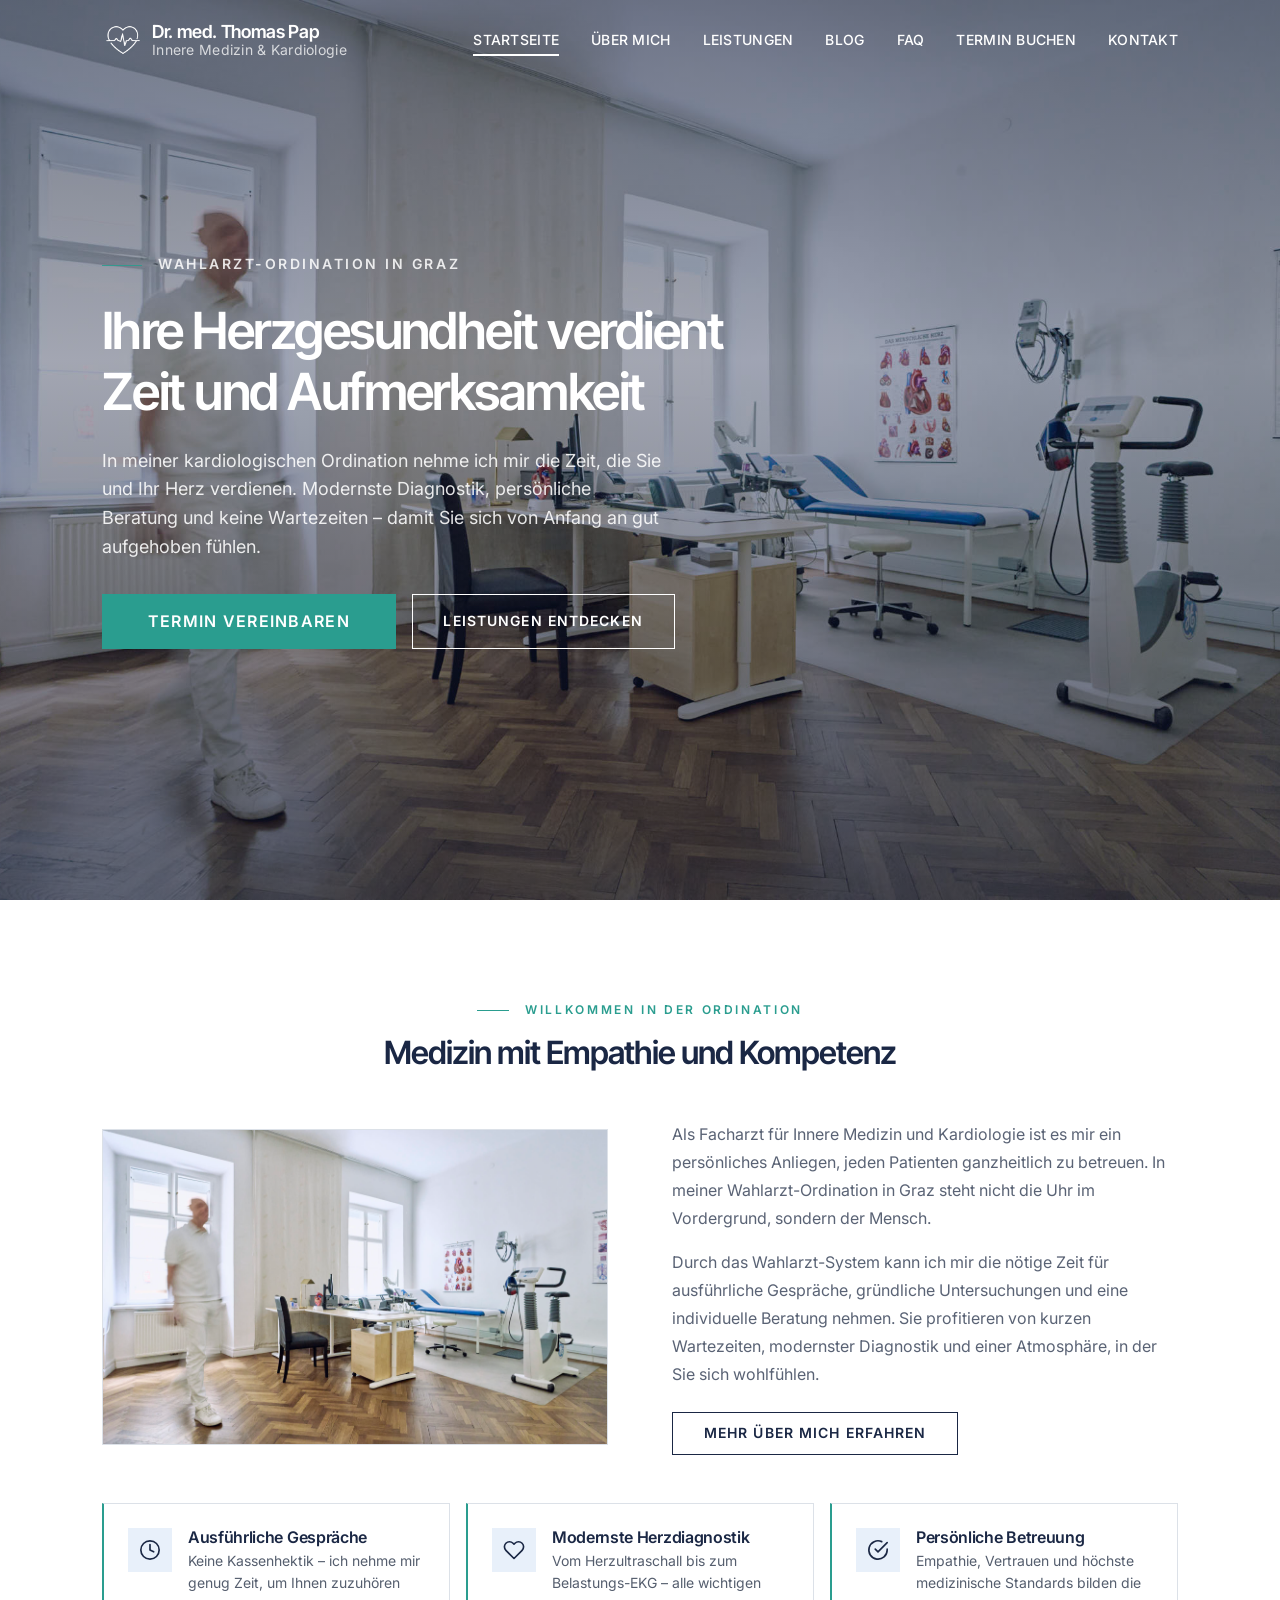
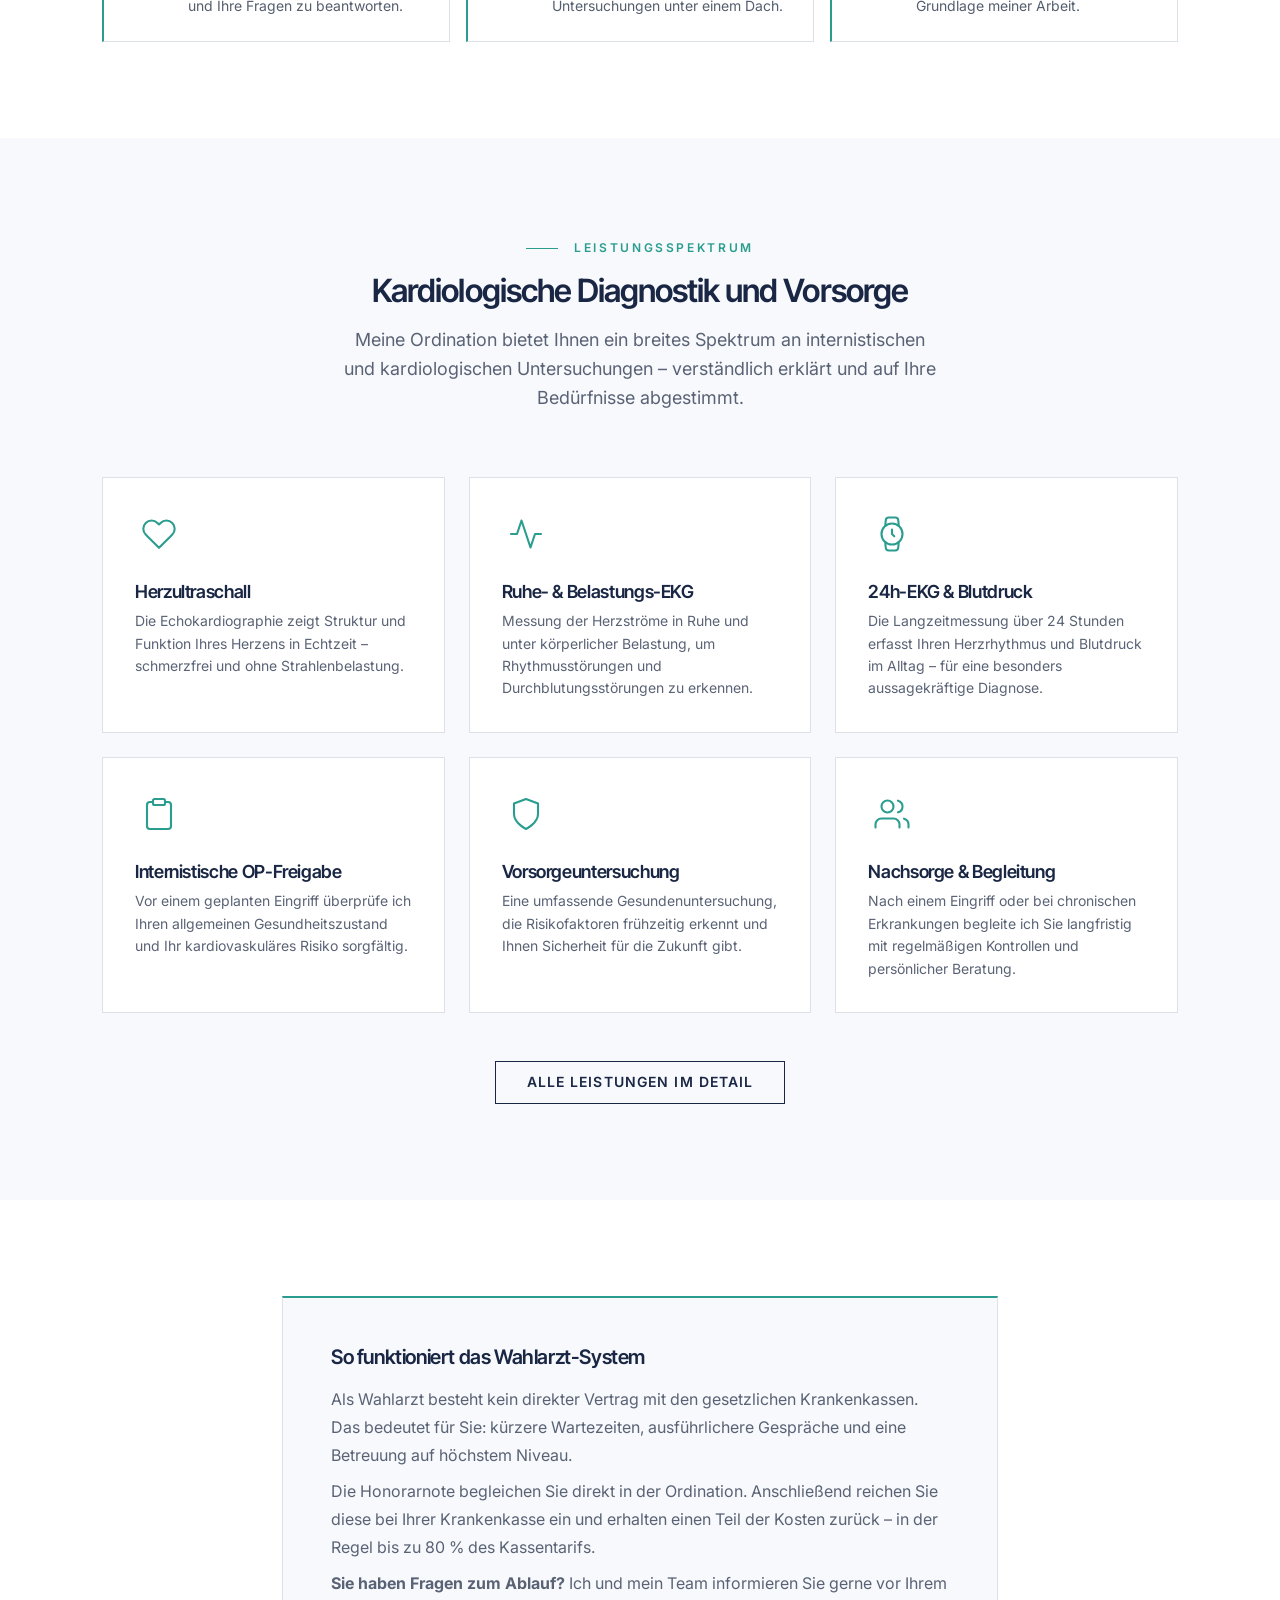
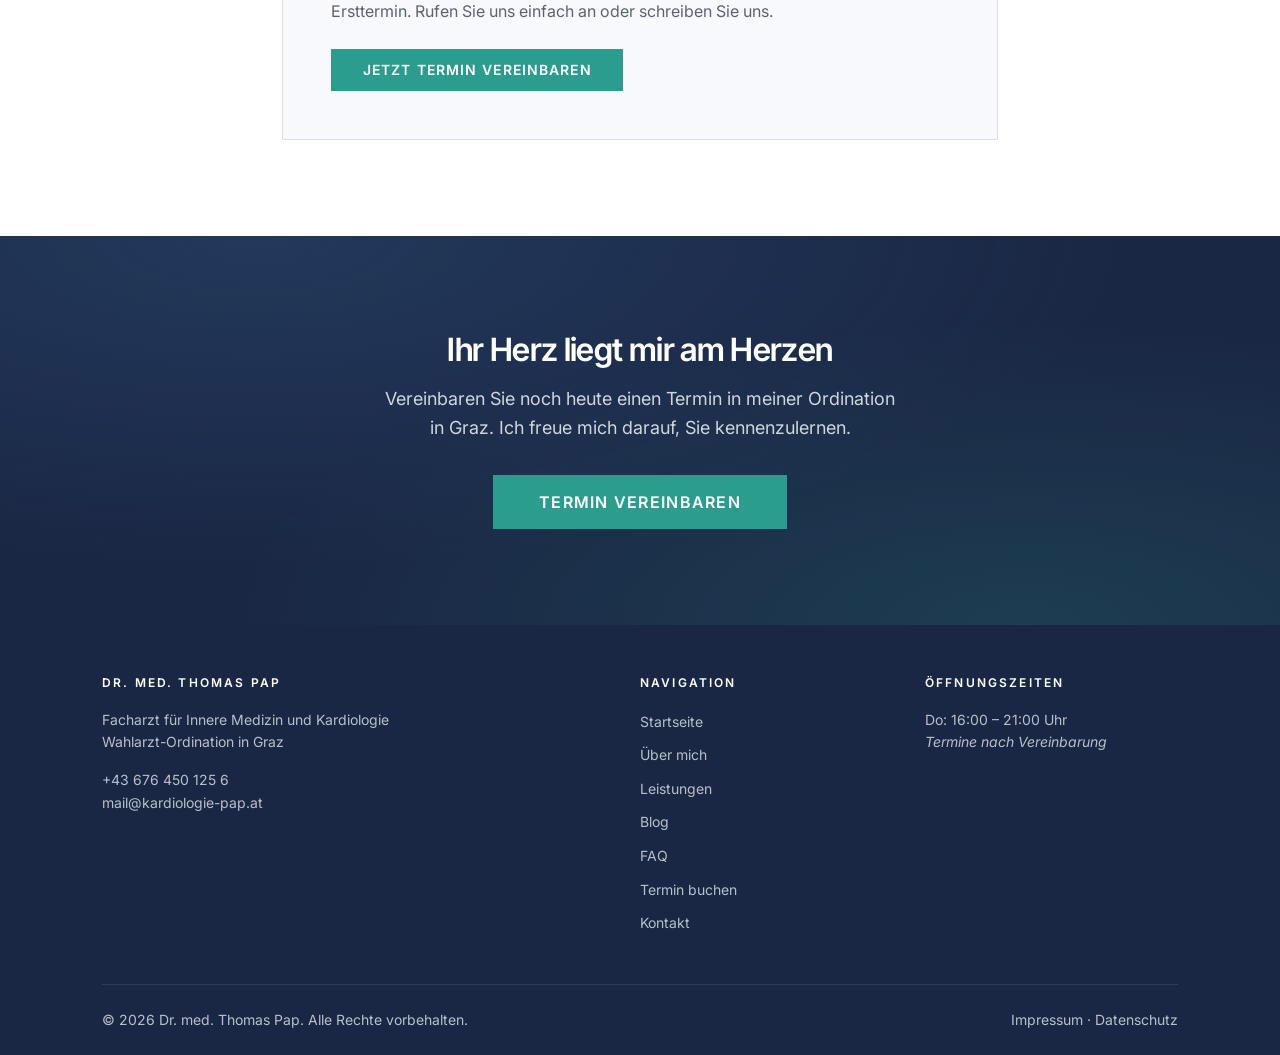
<file: index.html>
<!DOCTYPE html>
<html lang="de-AT">
<head>
  <meta charset="UTF-8">
  <meta name="viewport" content="width=device-width, initial-scale=1.0">

  <!-- SEO -->
  <title>Kardiologe Graz – Dr. Thomas Pap | Wahlarzt-Ordination</title>
  <meta name="description" content="Wahlarzt-Ordination für Kardiologie und Innere Medizin in Graz. Dr. Thomas Pap bietet Herzultraschall, EKG, Vorsorge und persönliche Betreuung – ohne Kassenhektik.">
  <meta name="keywords" content="Kardiologe Graz, Wahlarzt Kardiologie, Internist Graz, Herzultraschall, EKG Graz, Dr. Thomas Pap">
  <meta name="author" content="Dr. med. Thomas Pap">
  <meta name="robots" content="index, follow">
  <link rel="canonical" href="https://www.kardiologie-pap.at/">

  <!-- Open Graph -->
  <meta property="og:type" content="website">
  <meta property="og:title" content="Dr. med. Thomas Pap – Kardiologe &amp; Internist in Graz">
  <meta property="og:description" content="Wahlarzt-Ordination für Kardiologie in Graz. Persönliche Betreuung, modernste Diagnostik, keine Wartezeiten.">
  <meta property="og:url" content="https://www.kardiologie-pap.at/">
  <meta property="og:locale" content="de_AT">
  <meta property="og:site_name" content="Dr. med. Thomas Pap">
  <!-- Twitter Card -->
  <meta name="twitter:card" content="summary_large_image">
  <meta name="twitter:title" content="Dr. med. Thomas Pap – Kardiologe &amp; Internist in Graz">
  <meta name="twitter:description" content="Wahlarzt-Ordination für Kardiologie in Graz. Persönliche Betreuung, modernste Diagnostik, keine Wartezeiten.">
  <meta name="twitter:image" content="https://www.kardiologie-pap.at/img/photos/dr-thomas-pap-portrait.jpg">
  <meta property="og:image" content="https://www.kardiologie-pap.at/img/photos/dr-thomas-pap-portrait.jpg">
  <meta property="og:image:type" content="image/jpeg">
  <meta property="og:image:width" content="1352">
  <meta property="og:image:height" content="2028">
  <meta property="og:image:alt" content="Dr. med. Thomas Pap – Facharzt für Innere Medizin und Kardiologie in Graz">

  <link rel="icon" href="/favicon.ico" type="image/x-icon">
  <link rel="apple-touch-icon" sizes="180x180" href="/img/icons/logo.png">
  <meta name="theme-color" content="#1a2744">
  <meta name="copyright" content="Dr. med. Thomas Pap">
  <meta name="audience" content="Patientinnen und Patienten in Graz und Steiermark">
  <meta name="page-topic" content="Kardiologie, Innere Medizin, Wahlarzt-Ordination">
  <meta name="revisit-after" content="14 days">
  <meta http-equiv="expires" content="14 days">

  <!-- Google Fonts -->
  <link rel="preconnect" href="https://fonts.googleapis.com">
  <link rel="preconnect" href="https://fonts.gstatic.com" crossorigin>
  <link href="https://fonts.googleapis.com/css2?family=Inter:wght@400;500;600;700&family=Inter+Tight:wght@500;600;700&display=swap" rel="stylesheet">

  <link rel="stylesheet" href="style.css">

  <!-- Page-specific styles -->
  <style>
    /* ---- Home intro: image + text ---- */
    .home-intro {
      display: grid;
      gap: var(--sp-2xl);
    }

    .home-intro__img {
      overflow: hidden;
      position: relative;
    }

    .home-intro__img::after {
      content: '';
      position: absolute;
      inset: 0;
      border: 1px solid var(--clr-gray-200);
      pointer-events: none;
    }

    .home-intro__img img {
      width: 100%;
      height: auto;
      display: block;
      aspect-ratio: 16 / 10;
      object-fit: cover;
    }

    .home-intro__content p {
      color: var(--clr-text-light);
      line-height: var(--lh-loose);
    }

    .home-intro__content p + p {
      margin-top: var(--sp-md);
    }

    /* Highlights row */
    .home-highlights {
      display: grid;
      gap: var(--sp-md);
      margin-top: var(--sp-2xl);
    }

    @media (min-width: 600px) {
      .home-highlights {
        grid-template-columns: repeat(3, 1fr);
      }
    }

    @media (min-width: 900px) {
      .home-intro {
        grid-template-columns: 1fr 1fr;
        align-items: center;
        gap: var(--sp-3xl);
      }
    }
  </style>

  <!-- Structured Data: Physician / MedicalBusiness -->
  <script type="application/ld+json">
  {
    "@context": "https://schema.org",
    "@type": "Physician",
    "@id": "https://www.kardiologie-pap.at/#physician",
    "name": "Dr. med. Thomas Pap",
    "alternateName": "Kardiologie Pap Graz",
    "description": "Facharzt für Innere Medizin und Kardiologie – Wahlarzt-Ordination in Graz. Persönliche Betreuung, modernste Diagnostik, ohne Wartezeiten.",
    "url": "https://www.kardiologie-pap.at/",
    "telephone": "+43-676-4501256",
    "email": "mail@kardiologie-pap.at",
    "image": [
      "https://www.kardiologie-pap.at/img/photos/dr-thomas-pap-portrait.jpg",
      "https://www.kardiologie-pap.at/img/photos/empfangsbereich-ordination.jpg"
    ],
    "logo": "https://www.kardiologie-pap.at/img/icons/logo.png",
    "priceRange": "€€",
    "currenciesAccepted": "EUR",
    "paymentAccepted": "Bar, Bankomat, Überweisung",
    "knowsLanguage": ["de", "en"],
    "address": {
      "@type": "PostalAddress",
      "streetAddress": "Hans-Sachs-Gasse 14",
      "addressLocality": "Graz",
      "postalCode": "8010",
      "addressRegion": "Steiermark",
      "addressCountry": "AT"
    },
    "geo": {
      "@type": "GeoCoordinates",
      "latitude": 47.0707,
      "longitude": 15.4389
    },
    "hasMap": "https://www.google.com/maps/place/Hans-Sachs-Gasse+14,+8010+Graz",
    "areaServed": [
      { "@type": "City", "name": "Graz" },
      { "@type": "AdministrativeArea", "name": "Steiermark" }
    ],
    "openingHoursSpecification": [{
      "@type": "OpeningHoursSpecification",
      "dayOfWeek": "Thursday",
      "opens": "16:00",
      "closes": "21:00"
    }],
    "medicalSpecialty": ["Cardiovascular", "InternalMedicine"],
    "availableService": [
      { "@type": "MedicalProcedure", "name": "Herzultraschall (Echokardiographie)", "url": "https://www.kardiologie-pap.at/leistungen/#herzultraschall" },
      { "@type": "MedicalProcedure", "name": "Ruhe-EKG", "url": "https://www.kardiologie-pap.at/leistungen/#ruhe-ekg" },
      { "@type": "MedicalProcedure", "name": "Belastungs-EKG (Ergometrie)", "url": "https://www.kardiologie-pap.at/leistungen/#belastungs-ekg" },
      { "@type": "MedicalProcedure", "name": "24-Stunden-EKG (Langzeit-EKG)", "url": "https://www.kardiologie-pap.at/leistungen/#langzeit-ekg" },
      { "@type": "MedicalProcedure", "name": "24-Stunden-Blutdruckmessung", "url": "https://www.kardiologie-pap.at/leistungen/#langzeit-blutdruck" },
      { "@type": "MedicalProcedure", "name": "Internistische OP-Freigabe", "url": "https://www.kardiologie-pap.at/leistungen/#op-freigabe" },
      { "@type": "MedicalProcedure", "name": "Vorsorgeuntersuchung (Gesundenuntersuchung)", "url": "https://www.kardiologie-pap.at/leistungen/#vorsorge" },
      { "@type": "MedicalProcedure", "name": "Kardiologische Nachsorge", "url": "https://www.kardiologie-pap.at/leistungen/#nachsorge" }
    ]
  }
  </script>

  <!-- Structured Data: WebSite (sitelinks search box) -->
  <script type="application/ld+json">
  {
    "@context": "https://schema.org",
    "@type": "WebSite",
    "@id": "https://www.kardiologie-pap.at/#website",
    "url": "https://www.kardiologie-pap.at/",
    "name": "Dr. med. Thomas Pap – Kardiologie Graz",
    "inLanguage": "de-AT",
    "publisher": { "@id": "https://www.kardiologie-pap.at/#physician" }
  }
  </script>

  <!-- Preload hero video poster -->
  <link rel="preload" as="image" href="img/photos/empfangsbereich-ordination.jpg">

  <!-- Detect slow network early; class is used in CSS to show blurred fallback instead of video -->
  <script>
    (function () {
      var c = navigator.connection || navigator.mozConnection || navigator.webkitConnection;
      var slow = !!(c && (c.saveData || ['slow-2g', '2g', '3g'].indexOf(c.effectiveType) !== -1));
      if (slow) document.documentElement.classList.add('slow-net');
    })();
  </script>
</head>
<body class="body--has-hero">

  <a href="#main-content" class="skip-link">Zum Hauptinhalt springen</a>

  <!-- ========== HEADER ========== -->
  <header class="site-header" role="banner">
    <div class="container">
      <a href="/" class="logo" aria-label="Zur Startseite von Dr. med. Thomas Pap">
        <img src="img/icons/logo.png" alt="Logo Dr. med. Thomas Pap – Kardiologie Graz" class="logo__img" width="42" height="42">
        <span class="logo__text">
          <span class="logo__name">Dr. med. Thomas Pap</span>
          <span class="logo__subtitle">Innere Medizin &amp; Kardiologie</span>
        </span>
      </a>

      <nav class="main-nav" aria-label="Hauptnavigation">
        <ul class="main-nav__list">
          <li><a href="/" class="main-nav__link main-nav__link--active" aria-current="page">Startseite</a></li>
          <li><a href="/ueber-mich/" class="main-nav__link">Über mich</a></li>
          <li><a href="/leistungen/" class="main-nav__link">Leistungen</a></li>
          <li><a href="/blog/" class="main-nav__link">Blog</a></li>
          <li><a href="/faq/" class="main-nav__link">FAQ</a></li>
          <li><a href="/termin/" class="main-nav__link">Termin buchen</a></li>
          <li><a href="/kontakt/" class="main-nav__link">Kontakt</a></li>
        </ul>
      </nav>

      <button class="burger" aria-label="Menü öffnen" aria-expanded="false" aria-controls="mobile-nav">
        <span class="burger__line"></span>
        <span class="burger__line"></span>
        <span class="burger__line"></span>
      </button>
    </div>
  </header>

  <!-- Mobile Navigation Overlay -->
  <nav class="mobile-nav" id="mobile-nav" aria-label="Mobile Navigation" aria-hidden="true">
    <ul class="mobile-nav__list">
      <li><a href="/" class="mobile-nav__link" aria-current="page">Startseite</a></li>
      <li><a href="/ueber-mich/" class="mobile-nav__link">Über mich</a></li>
      <li><a href="/leistungen/" class="mobile-nav__link">Leistungen</a></li>
      <li><a href="/blog/" class="mobile-nav__link">Blog</a></li>
      <li><a href="/faq/" class="mobile-nav__link">FAQ</a></li>
      <li><a href="/termin/" class="mobile-nav__link">Termin buchen</a></li>
      <li><a href="/kontakt/" class="mobile-nav__link">Kontakt</a></li>
    </ul>
  </nav>

  <!-- ========== MAIN CONTENT ========== -->
  <main id="main-content">

    <!-- Hero Section with Video Background (Desktop) -->
    <section class="hero hero--video" aria-labelledby="hero-title">

      <!-- Video Background (shown on desktop only, lazy-loaded on fast connections) -->
      <div class="hero__video-wrap">
        <video autoplay muted loop playsinline preload="none" poster="img/photos/empfangsbereich-ordination.jpg">
          <source data-src="img/video/header.mp4?v=2" type="video/mp4">
        </video>
        <div class="hero__video-overlay"></div>
      </div>

      <!-- Fallback Image (shown on mobile) -->
      <div class="hero__fallback-img">
        <img src="img/photos/empfangsbereich-ordination.jpg" alt="Heller Empfangsbereich der kardiologischen Ordination Dr. Thomas Pap in Graz" width="1920" height="800" loading="eager" fetchpriority="high">
      </div>

      <div class="container">
        <div class="hero__content">
          <span class="hero__overline">Wahlarzt-Ordination in Graz</span>
          <h1 id="hero-title" class="hero__title">Ihre Herzgesundheit verdient Zeit und Aufmerksamkeit</h1>
          <p class="hero__text">
            In meiner kardiologischen Ordination nehme ich mir die Zeit, die Sie und Ihr Herz verdienen.
            Modernste Diagnostik, persönliche Beratung und keine Wartezeiten – damit Sie sich von Anfang an gut aufgehoben fühlen.
          </p>
          <div class="hero__actions">
            <a href="/termin/" class="btn btn--primary btn--lg">Termin vereinbaren</a>
            <a href="/leistungen/" class="btn btn--outline">Leistungen entdecken</a>
          </div>
        </div>
      </div>
    </section>

    <!-- Intro / About Preview -->
    <section class="section" aria-labelledby="intro-title">
      <div class="container">

        <!-- Section header -->
        <div class="section__header" style="margin-bottom: var(--sp-2xl);">
          <span class="section__overline">Willkommen in der Ordination</span>
          <h2 id="intro-title" class="section__title">Medizin mit Empathie und Kompetenz</h2>
        </div>

        <!-- Photo + text -->
        <div class="home-intro">
          <div class="home-intro__img">
            <img src="img/photos/empfangsbereich-ordination.jpg" alt="Heller, einladender Empfangsbereich der Ordination Dr. Pap in Graz" width="640" height="480" loading="lazy">
          </div>
          <div class="home-intro__content">
            <p>
              Als Facharzt für Innere Medizin und Kardiologie ist es mir ein persönliches Anliegen,
              jeden Patienten ganzheitlich zu betreuen. In meiner Wahlarzt-Ordination in Graz steht nicht die
              Uhr im Vordergrund, sondern der Mensch.
            </p>
            <p>
              Durch das Wahlarzt-System kann ich mir die nötige Zeit für ausführliche Gespräche,
              gründliche Untersuchungen und eine individuelle Beratung nehmen. Sie profitieren von kurzen
              Wartezeiten, modernster Diagnostik und einer Atmosphäre, in der Sie sich wohlfühlen.
            </p>
            <a href="/ueber-mich/" class="btn btn--outline-dark" style="margin-top: var(--sp-lg);">Mehr über mich erfahren</a>
          </div>
        </div>

        <!-- Highlights -->
        <div class="home-highlights">
          <div class="highlight-item">
            <div class="highlight-item__icon" aria-hidden="true">
              <svg viewBox="0 0 24 24" xmlns="http://www.w3.org/2000/svg"><circle cx="12" cy="12" r="10"/><polyline points="12 6 12 12 16 14"/></svg>
            </div>
            <div class="highlight-item__content">
              <h3>Ausführliche Gespräche</h3>
              <p>Keine Kassenhektik – ich nehme mir genug Zeit, um Ihnen zuzuhören und Ihre Fragen zu beantworten.</p>
            </div>
          </div>
          <div class="highlight-item">
            <div class="highlight-item__icon" aria-hidden="true">
              <svg viewBox="0 0 24 24" xmlns="http://www.w3.org/2000/svg"><path d="M20.84 4.61a5.5 5.5 0 0 0-7.78 0L12 5.67l-1.06-1.06a5.5 5.5 0 0 0-7.78 7.78l1.06 1.06L12 21.23l7.78-7.78 1.06-1.06a5.5 5.5 0 0 0 0-7.78z"/></svg>
            </div>
            <div class="highlight-item__content">
              <h3>Modernste Herzdiagnostik</h3>
              <p>Vom Herzultraschall bis zum Belastungs-EKG – alle wichtigen Untersuchungen unter einem Dach.</p>
            </div>
          </div>
          <div class="highlight-item">
            <div class="highlight-item__icon" aria-hidden="true">
              <svg viewBox="0 0 24 24" xmlns="http://www.w3.org/2000/svg"><path d="M22 11.08V12a10 10 0 1 1-5.93-9.14"/><polyline points="22 4 12 14.01 9 11.01"/></svg>
            </div>
            <div class="highlight-item__content">
              <h3>Persönliche Betreuung</h3>
              <p>Empathie, Vertrauen und höchste medizinische Standards bilden die Grundlage meiner Arbeit.</p>
            </div>
          </div>
        </div>

      </div>
    </section>

    <!-- Services Overview -->
    <section class="section section--alt" aria-labelledby="services-title">
      <div class="container">
        <div class="section__header">
          <span class="section__overline">Leistungsspektrum</span>
          <h2 id="services-title" class="section__title">Kardiologische Diagnostik und Vorsorge</h2>
          <p class="section__subtitle">
            Meine Ordination bietet Ihnen ein breites Spektrum an internistischen und kardiologischen Untersuchungen – verständlich erklärt und auf Ihre Bedürfnisse abgestimmt.
          </p>
        </div>

        <div class="services-grid">
          <article class="service-card">
            <div class="service-card__icon" aria-hidden="true">
              <svg viewBox="0 0 24 24" xmlns="http://www.w3.org/2000/svg"><path d="M20.84 4.61a5.5 5.5 0 0 0-7.78 0L12 5.67l-1.06-1.06a5.5 5.5 0 0 0-7.78 7.78l1.06 1.06L12 21.23l7.78-7.78 1.06-1.06a5.5 5.5 0 0 0 0-7.78z"/></svg>
            </div>
            <h3 class="service-card__title">Herzultraschall</h3>
            <p class="service-card__text">
              Die Echokardiographie zeigt Struktur und Funktion Ihres Herzens in Echtzeit – schmerzfrei und ohne Strahlenbelastung.
            </p>
          </article>

          <article class="service-card">
            <div class="service-card__icon" aria-hidden="true">
              <svg viewBox="0 0 24 24" xmlns="http://www.w3.org/2000/svg"><polyline points="22 12 18 12 15 21 9 3 6 12 2 12"/></svg>
            </div>
            <h3 class="service-card__title">Ruhe- &amp; Belastungs-EKG</h3>
            <p class="service-card__text">
              Messung der Herzströme in Ruhe und unter körperlicher Belastung, um Rhythmusstörungen und Durchblutungsstörungen zu erkennen.
            </p>
          </article>

          <article class="service-card">
            <div class="service-card__icon" aria-hidden="true">
              <svg viewBox="0 0 24 24" xmlns="http://www.w3.org/2000/svg"><circle cx="12" cy="12" r="7"/><polyline points="12 9 12 12 13.5 13.5"/><path d="M16.51 17.35l-.35 3.83a2 2 0 0 1-2 1.82H9.83a2 2 0 0 1-2-1.82l-.35-3.83m.01-10.7l.35-3.83A2 2 0 0 1 9.83 1h4.35a2 2 0 0 1 2 1.82l.35 3.83"/></svg>
            </div>
            <h3 class="service-card__title">24h-EKG &amp; Blutdruck</h3>
            <p class="service-card__text">
              Die Langzeitmessung über 24 Stunden erfasst Ihren Herzrhythmus und Blutdruck im Alltag – für eine besonders aussagekräftige Diagnose.
            </p>
          </article>

          <article class="service-card">
            <div class="service-card__icon" aria-hidden="true">
              <svg viewBox="0 0 24 24" xmlns="http://www.w3.org/2000/svg"><path d="M16 4h2a2 2 0 0 1 2 2v14a2 2 0 0 1-2 2H6a2 2 0 0 1-2-2V6a2 2 0 0 1 2-2h2"/><rect x="8" y="2" width="8" height="4" rx="1" ry="1"/></svg>
            </div>
            <h3 class="service-card__title">Internistische OP-Freigabe</h3>
            <p class="service-card__text">
              Vor einem geplanten Eingriff überprüfe ich Ihren allgemeinen Gesundheitszustand und Ihr kardiovaskuläres Risiko sorgfältig.
            </p>
          </article>

          <article class="service-card">
            <div class="service-card__icon" aria-hidden="true">
              <svg viewBox="0 0 24 24" xmlns="http://www.w3.org/2000/svg"><path d="M12 22s8-4 8-10V5l-8-3-8 3v7c0 6 8 10 8 10z"/></svg>
            </div>
            <h3 class="service-card__title">Vorsorgeuntersuchung</h3>
            <p class="service-card__text">
              Eine umfassende Gesundenuntersuchung, die Risikofaktoren frühzeitig erkennt und Ihnen Sicherheit für die Zukunft gibt.
            </p>
          </article>

          <article class="service-card">
            <div class="service-card__icon" aria-hidden="true">
              <svg viewBox="0 0 24 24" xmlns="http://www.w3.org/2000/svg"><path d="M17 21v-2a4 4 0 0 0-4-4H5a4 4 0 0 0-4 4v2"/><circle cx="9" cy="7" r="4"/><path d="M23 21v-2a4 4 0 0 0-3-3.87"/><path d="M16 3.13a4 4 0 0 1 0 7.75"/></svg>
            </div>
            <h3 class="service-card__title">Nachsorge &amp; Begleitung</h3>
            <p class="service-card__text">
              Nach einem Eingriff oder bei chronischen Erkrankungen begleite ich Sie langfristig mit regelmäßigen Kontrollen und persönlicher Beratung.
            </p>
          </article>
        </div>

        <div class="text-center" style="margin-top: var(--sp-2xl);">
          <a href="/leistungen/" class="btn btn--outline-dark">Alle Leistungen im Detail</a>
        </div>
      </div>
    </section>

    <!-- Wahlarzt Info Banner -->
    <section class="section" aria-labelledby="wahlarzt-title">
      <div class="container container--narrow">
        <div class="info-banner">
          <h2 id="wahlarzt-title" class="info-banner__title">
            So funktioniert das Wahlarzt-System
          </h2>
          <p class="info-banner__text">
            Als Wahlarzt besteht kein direkter Vertrag mit den gesetzlichen Krankenkassen.
            Das bedeutet für Sie: kürzere Wartezeiten, ausführlichere Gespräche und eine Betreuung
            auf höchstem Niveau.
          </p>
          <p class="info-banner__text">
            Die Honorarnote begleichen Sie direkt in der Ordination. Anschließend reichen Sie diese bei
            Ihrer Krankenkasse ein und erhalten einen Teil der Kosten zurück – in der Regel bis zu 80 %
            des Kassentarifs.
          </p>
          <p class="info-banner__text">
            <strong>Sie haben Fragen zum Ablauf?</strong> Ich und mein Team informieren Sie gerne vor Ihrem
            Ersttermin. Rufen Sie uns einfach an oder schreiben Sie uns.
          </p>
          <a href="/termin/" class="btn btn--primary" style="margin-top: var(--sp-lg);">Jetzt Termin vereinbaren</a>
        </div>
      </div>
    </section>

    <!-- CTA Section -->
    <section class="cta-section" aria-labelledby="cta-title">
      <div class="container">
        <h2 id="cta-title" class="cta-section__title">Ihr Herz liegt mir am Herzen</h2>
        <p class="cta-section__text">
          Vereinbaren Sie noch heute einen Termin in meiner Ordination in Graz. Ich freue mich darauf, Sie kennenzulernen.
        </p>
        <a href="/termin/" class="btn btn--primary btn--lg">Termin vereinbaren</a>
      </div>
    </section>

  </main>

  <!-- ========== FOOTER ========== -->
  <footer class="site-footer" role="contentinfo">
    <div class="container">
      <div class="footer-grid">
        <div>
          <p class="footer__heading">Dr. med. Thomas Pap</p>
          <p class="footer__text">
            Facharzt für Innere Medizin und Kardiologie<br>
            Wahlarzt-Ordination in Graz
          </p>
          <p class="footer__text" style="margin-top: var(--sp-md);">
            <a href="tel:+436764501256">+43 676 450 125 6</a><br>
            <a href="#" class="js-mail" data-u="mail" data-d="kardiologie-pap.at" rel="nofollow">mail (at) kardiologie-pap.at</a>
          </p>
        </div>
        <div>
          <p class="footer__heading">Navigation</p>
          <ul class="footer__nav-list">
            <li><a href="/" class="footer__nav-link">Startseite</a></li>
            <li><a href="/ueber-mich/" class="footer__nav-link">Über mich</a></li>
            <li><a href="/leistungen/" class="footer__nav-link">Leistungen</a></li>
            <li><a href="/blog/" class="footer__nav-link">Blog</a></li>
            <li><a href="/faq/" class="footer__nav-link">FAQ</a></li>
            <li><a href="/termin/" class="footer__nav-link">Termin buchen</a></li>
            <li><a href="/kontakt/" class="footer__nav-link">Kontakt</a></li>
          </ul>
        </div>
        <div>
          <p class="footer__heading">Öffnungszeiten</p>
          <p class="footer__text">
            Do: 16:00 – 21:00 Uhr<br>
            
            <em>Termine nach Vereinbarung</em>
          </p>
        </div>
      </div>
      <div class="footer__bottom">
        <span>&copy; 2026 Dr. med. Thomas Pap. Alle Rechte vorbehalten.</span>
        <span>
          <a href="/impressum/">Impressum</a> &middot;
          <a href="/datenschutz/">Datenschutz</a>
        </span>
      </div>
    </div>
  </footer>

  <!-- ========== JAVASCRIPT ========== -->
  <script>
    (function () {
      'use strict';

      var burger = document.querySelector('.burger');
      var mobileNav = document.getElementById('mobile-nav');
      var mobileLinks = mobileNav.querySelectorAll('.mobile-nav__link');

      function toggleMenu() {
        var isOpen = burger.getAttribute('aria-expanded') === 'true';
        burger.setAttribute('aria-expanded', String(!isOpen));
        burger.setAttribute('aria-label', isOpen ? 'Menü öffnen' : 'Menü schließen');
        mobileNav.setAttribute('aria-hidden', String(isOpen));
        document.body.style.overflow = isOpen ? '' : 'hidden';
      }

      burger.addEventListener('click', toggleMenu);

      mobileLinks.forEach(function (link) {
        link.addEventListener('click', function () {
          burger.setAttribute('aria-expanded', 'false');
          burger.setAttribute('aria-label', 'Menü öffnen');
          mobileNav.setAttribute('aria-hidden', 'true');
          document.body.style.overflow = '';
        });
      });

      document.addEventListener('keydown', function (e) {
        if (e.key === 'Escape' && burger.getAttribute('aria-expanded') === 'true') {
          toggleMenu();
          burger.focus();
        }
      });

      var header = document.querySelector('.site-header');
      window.addEventListener('scroll', function () {
        header.classList.toggle('scrolled', window.scrollY > 10);
      }, { passive: true });

      // Activate hero video only on fast connections
      if (!document.documentElement.classList.contains('slow-net')) {
        var sources = document.querySelectorAll('.hero__video-wrap source[data-src]');
        if (sources.length) {
          sources.forEach(function (s) { s.src = s.getAttribute('data-src'); });
          var v = document.querySelector('.hero__video-wrap video');
          if (v) { v.load(); var p = v.play(); if (p && p.catch) p.catch(function () {}); }
        }
      }
    })();
  </script>

  <script>document.querySelectorAll('a.js-mail').forEach(function(a){var u=a.getAttribute('data-u'),d=a.getAttribute('data-d');if(!u||!d)return;var addr=u+String.fromCharCode(64)+d;a.href='mailto:'+addr;a.textContent=addr;});</script>
</body>
</html>
</file>
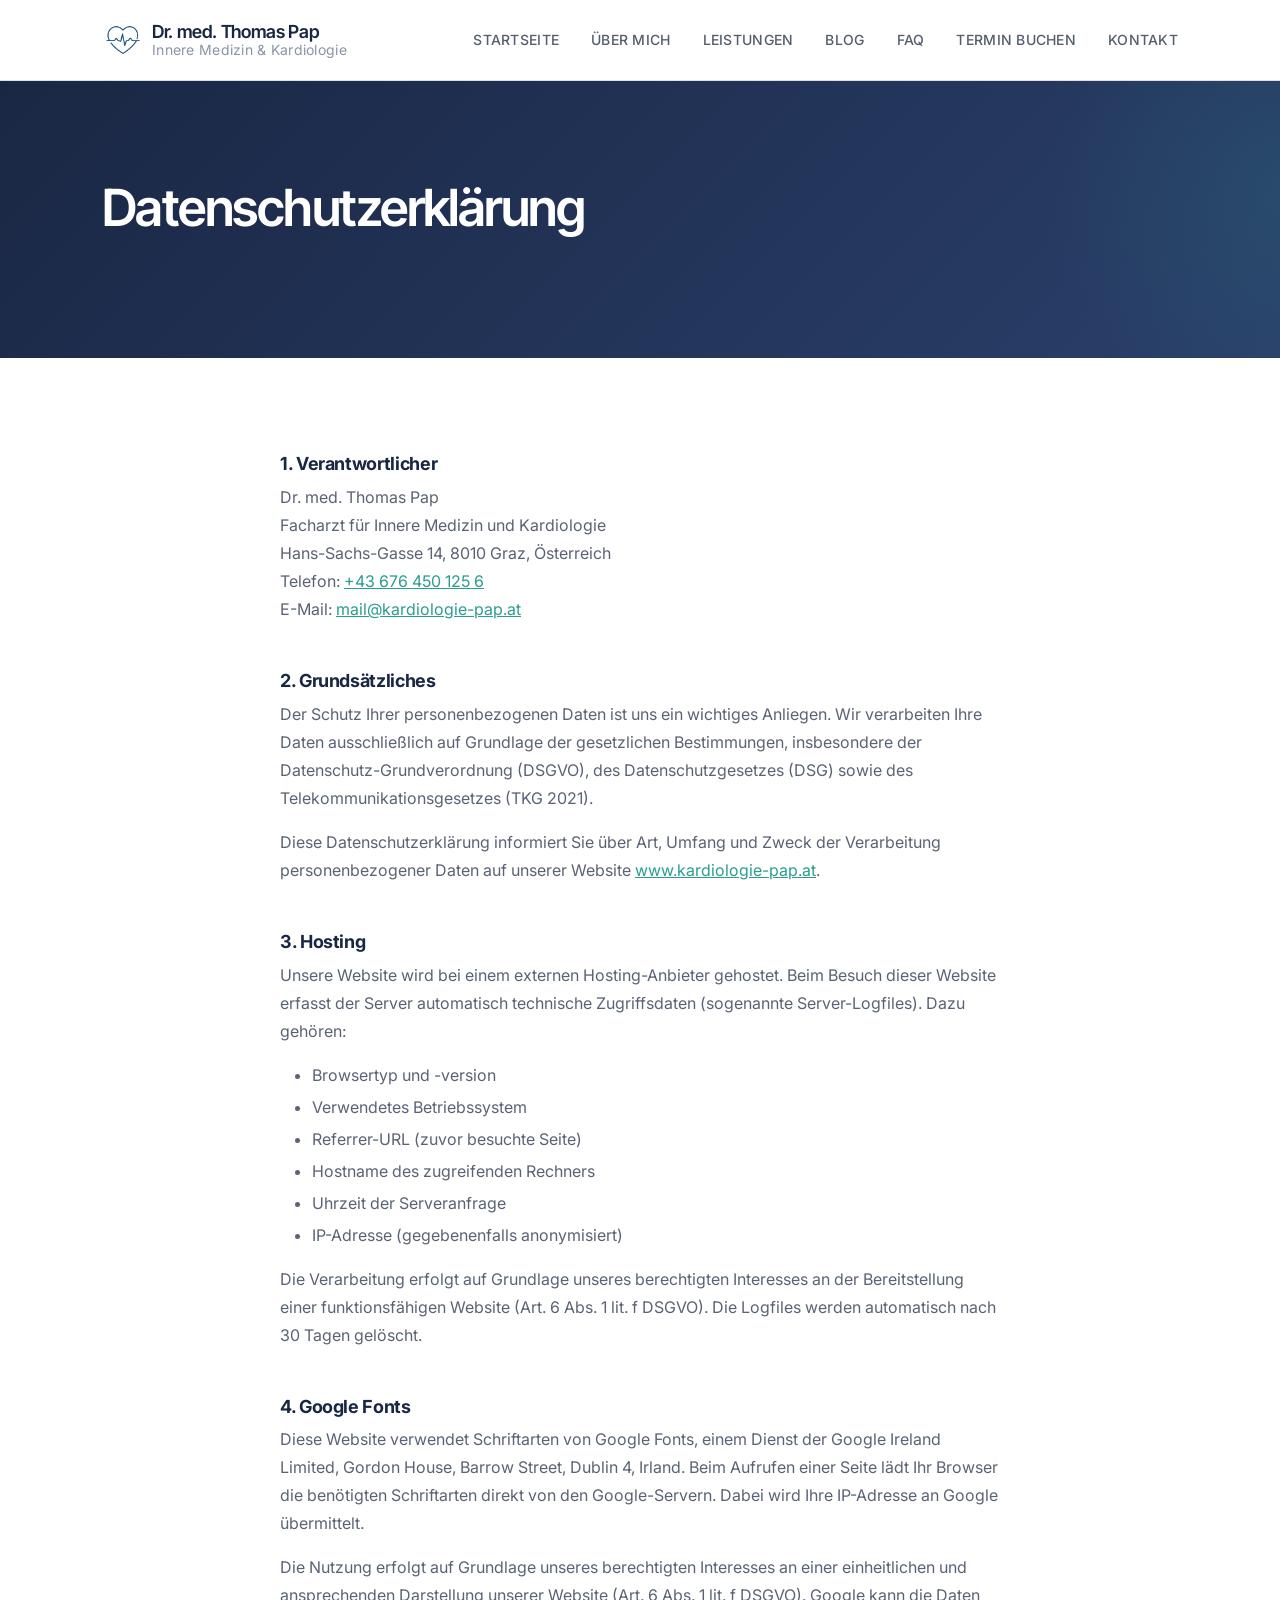
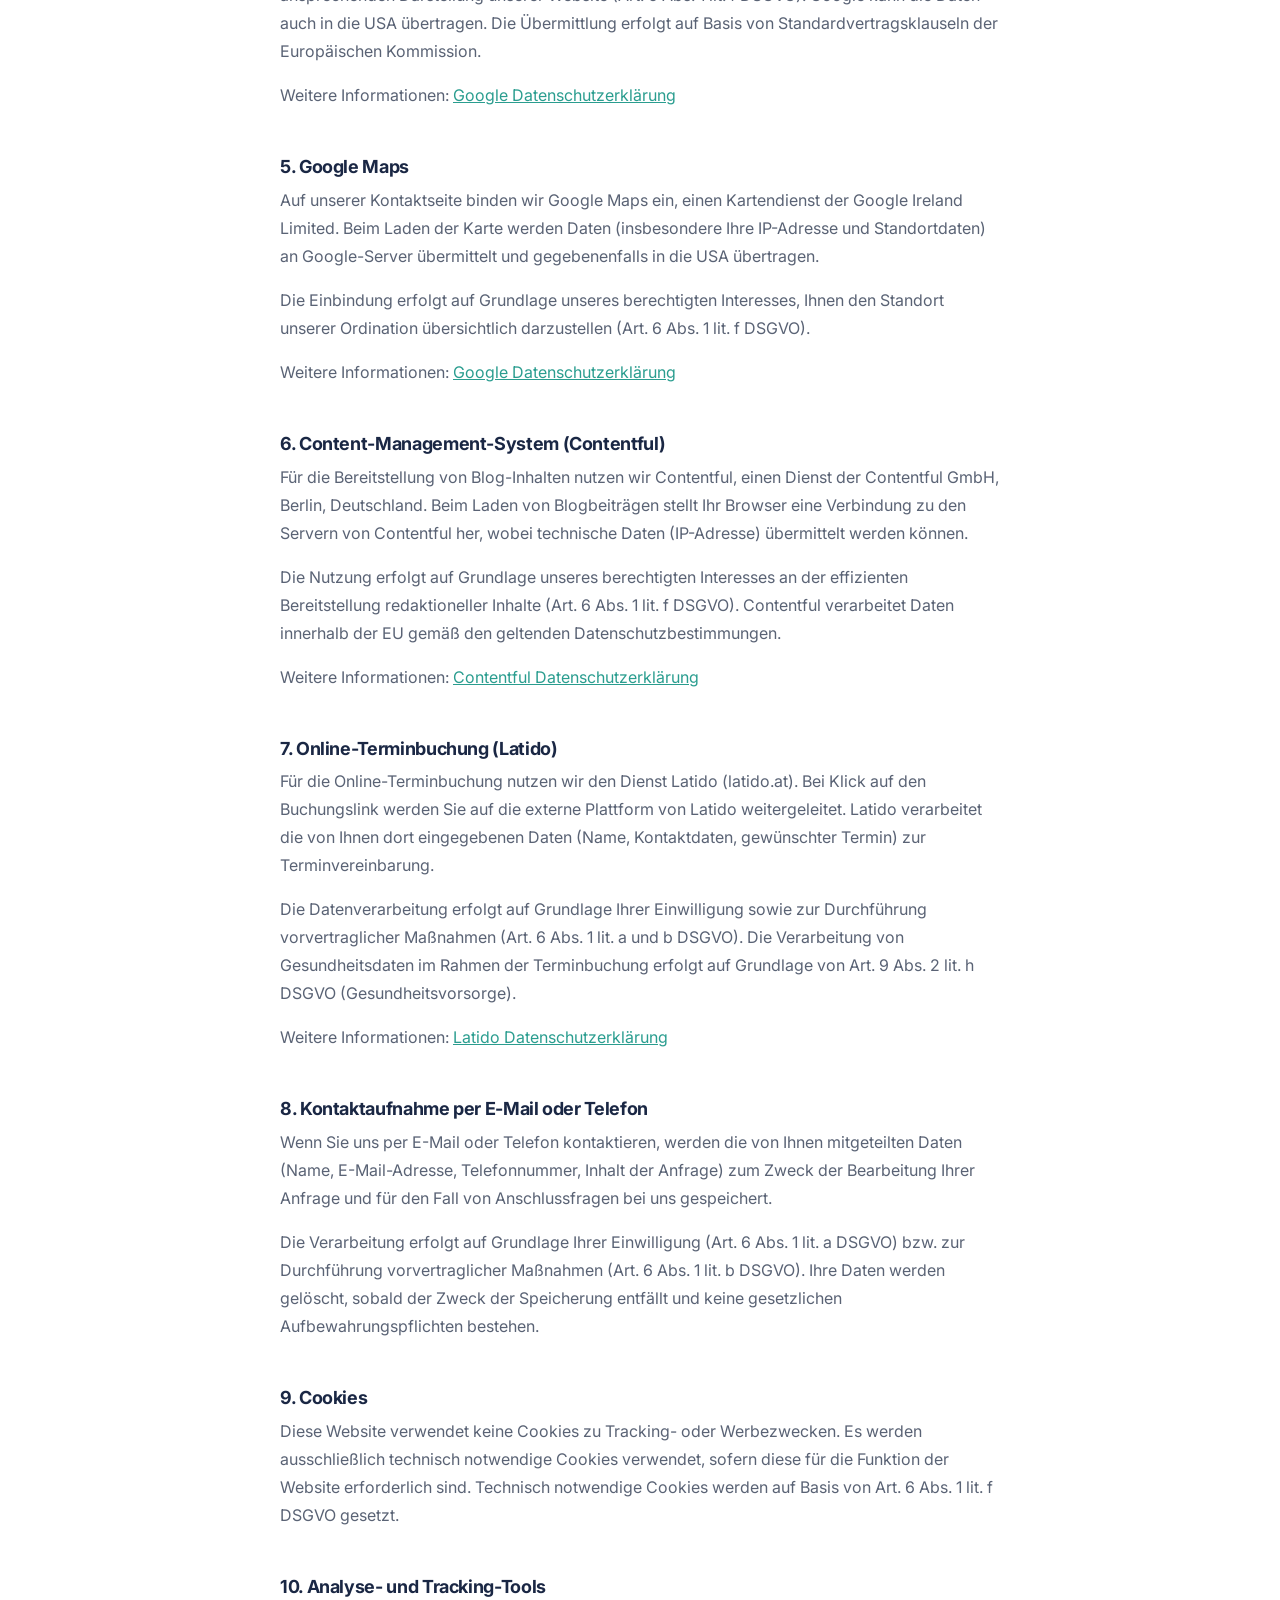
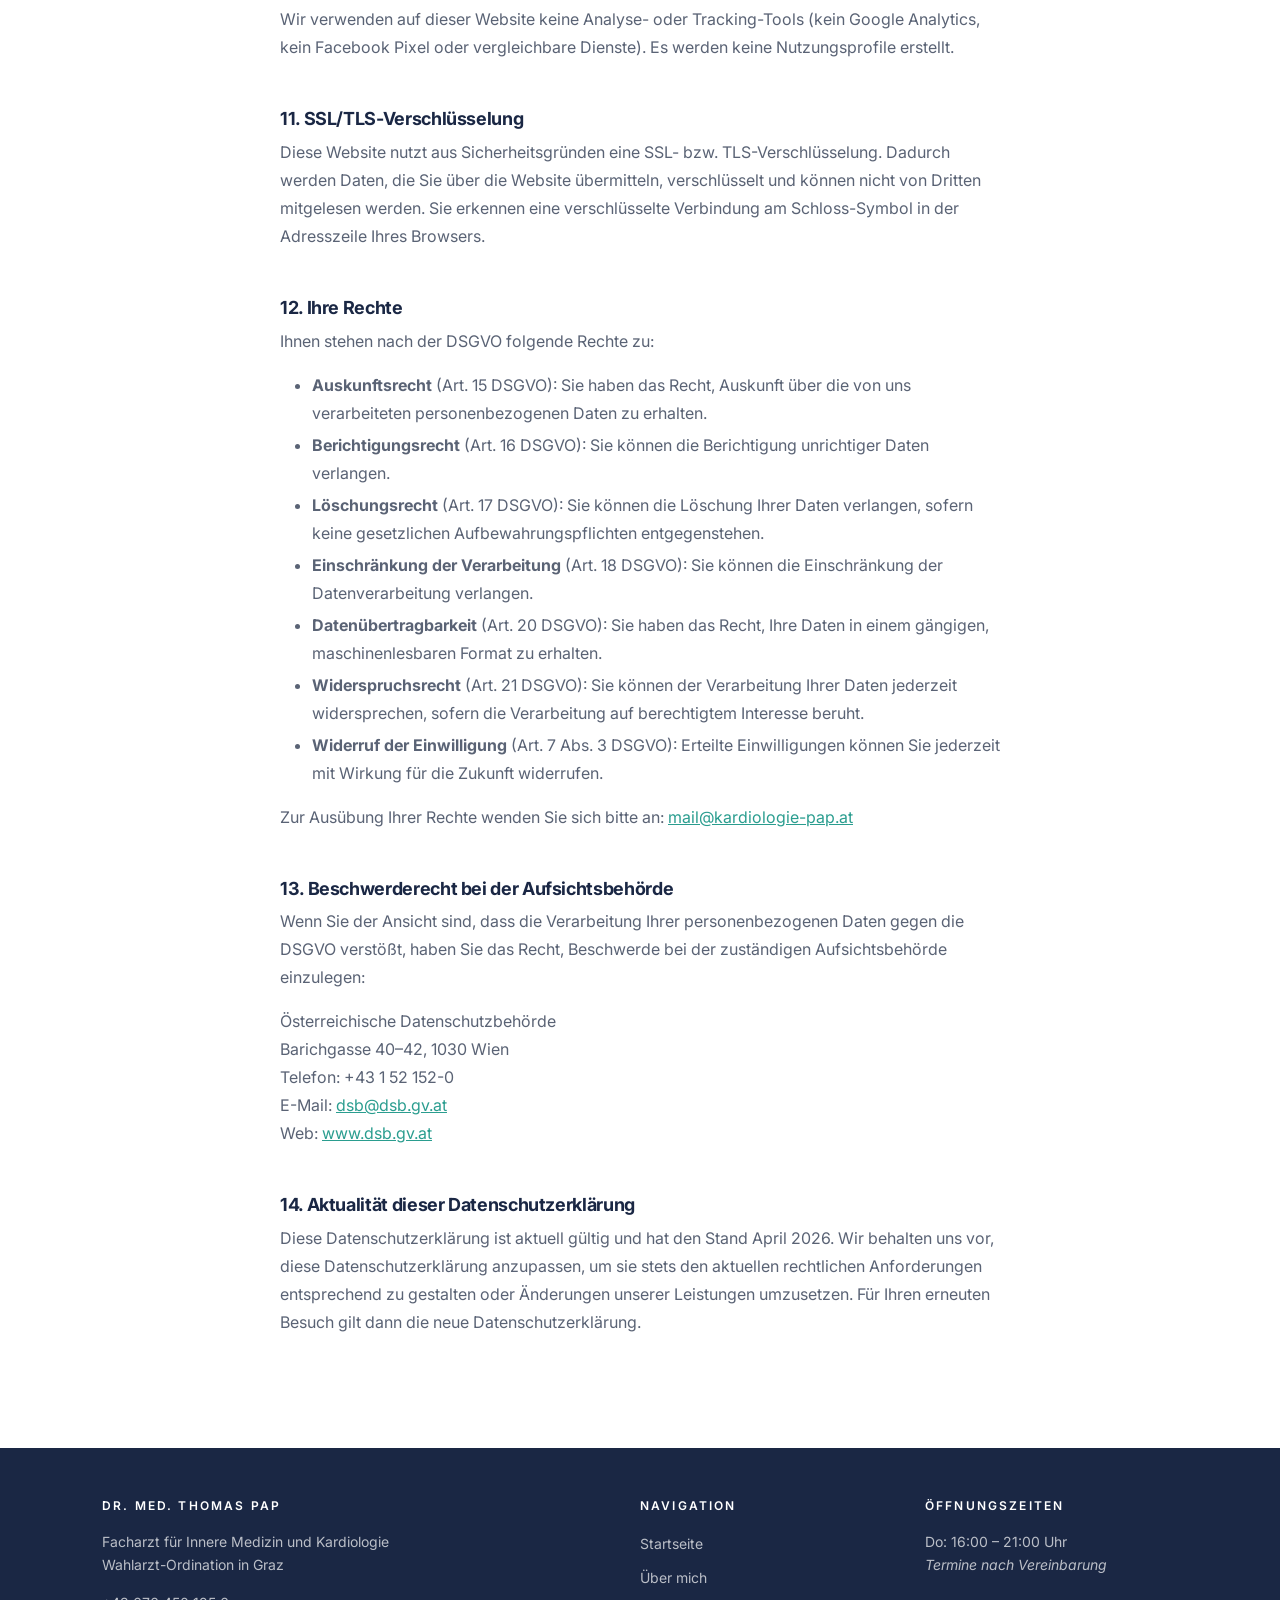
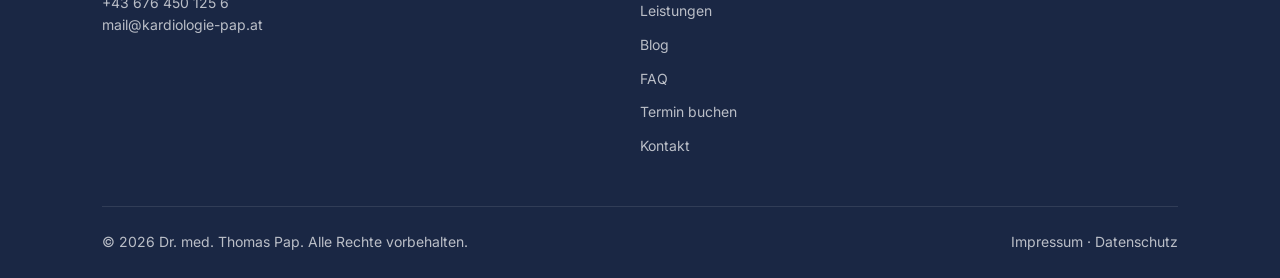
<file: datenschutz/index.html>
<!DOCTYPE html>
<html lang="de-AT">
<head>
  <meta charset="UTF-8">
  <meta name="viewport" content="width=device-width, initial-scale=1.0">

  <title>Datenschutzerklärung – Dr. med. Thomas Pap | Kardiologe Graz</title>
  <meta name="description" content="Datenschutzerklärung der kardiologischen Ordination Dr. med. Thomas Pap in Graz. Informationen zur Verarbeitung personenbezogener Daten gemäß DSGVO.">
  <meta name="robots" content="noindex, follow">
  <link rel="canonical" href="https://www.kardiologie-pap.at/datenschutz/">

  <link rel="icon" href="/favicon.ico" type="image/x-icon">
  <link rel="apple-touch-icon" sizes="180x180" href="/img/icons/logo.png">
  <meta name="theme-color" content="#1a2744">
  <meta name="copyright" content="Dr. med. Thomas Pap">
  <meta name="audience" content="Patientinnen und Patienten in Graz und Steiermark">
  <meta name="page-topic" content="Kardiologie, Innere Medizin, Wahlarzt-Ordination">
  <meta name="revisit-after" content="14 days">
  <meta http-equiv="expires" content="14 days">
  <link rel="preconnect" href="https://fonts.googleapis.com">
  <link rel="preconnect" href="https://fonts.gstatic.com" crossorigin>
  <link href="https://fonts.googleapis.com/css2?family=Inter:wght@400;500;600;700&family=Inter+Tight:wght@500;600;700&display=swap" rel="stylesheet">
  <link rel="stylesheet" href="/style.css">

  <style>
    .legal-content {
      max-width: 720px;
      margin: 0 auto;
    }
    .legal-content h2 {
      font-family: var(--ff-body);
      font-size: var(--fs-lg);
      font-weight: var(--fw-bold);
      color: var(--clr-navy);
      margin-top: var(--sp-2xl);
      margin-bottom: var(--sp-sm);
    }
    .legal-content h2:first-of-type {
      margin-top: 0;
    }
    .legal-content h3 {
      font-family: var(--ff-body);
      font-size: var(--fs-base);
      font-weight: var(--fw-semibold);
      color: var(--clr-navy);
      margin-top: var(--sp-lg);
      margin-bottom: var(--sp-xs);
    }
    .legal-content p {
      color: var(--clr-text-light);
      line-height: var(--lh-loose);
      margin-bottom: var(--sp-md);
    }
    .legal-content a {
      color: var(--clr-accent);
      text-decoration: underline;
    }
    .legal-content ul {
      color: var(--clr-text-light);
      line-height: var(--lh-loose);
      margin-bottom: var(--sp-md);
      padding-left: var(--sp-xl);
      list-style: disc;
    }
    .legal-content li {
      margin-bottom: var(--sp-xs);
    }
  </style>

  <!-- Structured Data: BreadcrumbList -->
  <script type="application/ld+json">
  {
    "@context": "https://schema.org",
    "@type": "BreadcrumbList",
    "itemListElement": [
      { "@type": "ListItem", "position": 1, "name": "Startseite", "item": "https://www.kardiologie-pap.at/" },
      { "@type": "ListItem", "position": 2, "name": "Datenschutz", "item": "https://www.kardiologie-pap.at/datenschutz/" }
    ]
  }
  </script>
</head>
<body>

  <a href="#main-content" class="skip-link">Zum Hauptinhalt springen</a>

  <header class="site-header" role="banner">
    <div class="container">
      <a href="/" class="logo" aria-label="Zur Startseite von Dr. med. Thomas Pap">
        <img src="/img/icons/logo.png" alt="Logo Dr. med. Thomas Pap – Kardiologie Graz" class="logo__img" width="42" height="42">
        <span class="logo__text">
          <span class="logo__name">Dr. med. Thomas Pap</span>
          <span class="logo__subtitle">Innere Medizin &amp; Kardiologie</span>
        </span>
      </a>
      <nav class="main-nav" aria-label="Hauptnavigation">
        <ul class="main-nav__list">
          <li><a href="/" class="main-nav__link">Startseite</a></li>
          <li><a href="/ueber-mich/" class="main-nav__link">Über mich</a></li>
          <li><a href="/leistungen/" class="main-nav__link">Leistungen</a></li>
          <li><a href="/blog/" class="main-nav__link">Blog</a></li>
          <li><a href="/faq/" class="main-nav__link">FAQ</a></li>
          <li><a href="/termin/" class="main-nav__link">Termin buchen</a></li>
          <li><a href="/kontakt/" class="main-nav__link">Kontakt</a></li>
        </ul>
      </nav>
      <button class="burger" aria-label="Menü öffnen" aria-expanded="false" aria-controls="mobile-nav">
        <span class="burger__line"></span>
        <span class="burger__line"></span>
        <span class="burger__line"></span>
      </button>
    </div>
  </header>

  <nav class="mobile-nav" id="mobile-nav" aria-label="Mobile Navigation" aria-hidden="true">
    <ul class="mobile-nav__list">
      <li><a href="/" class="mobile-nav__link">Startseite</a></li>
      <li><a href="/ueber-mich/" class="mobile-nav__link">Über mich</a></li>
      <li><a href="/leistungen/" class="mobile-nav__link">Leistungen</a></li>
      <li><a href="/blog/" class="mobile-nav__link">Blog</a></li>
      <li><a href="/faq/" class="mobile-nav__link">FAQ</a></li>
      <li><a href="/termin/" class="mobile-nav__link">Termin buchen</a></li>
      <li><a href="/kontakt/" class="mobile-nav__link">Kontakt</a></li>
    </ul>
  </nav>

  <main id="main-content">

    <section class="hero hero--compact" aria-labelledby="page-title">
      <div class="container">
        <div class="hero__content">
          <h1 id="page-title" class="hero__title">Datenschutzerklärung</h1>
        </div>
      </div>
    </section>

    <section class="section">
      <div class="container">
        <div class="legal-content">

          <!-- 1. Verantwortlicher -->
          <h2>1. Verantwortlicher</h2>
          <p>
            Dr. med. Thomas Pap<br>
            Facharzt für Innere Medizin und Kardiologie<br>
            Hans-Sachs-Gasse 14, 8010 Graz, Österreich<br>
            Telefon: <a href="tel:+436764501256">+43 676 450 125 6</a><br>
            E-Mail: <a href="#" class="js-mail" data-u="mail" data-d="kardiologie-pap.at" rel="nofollow">mail (at) kardiologie-pap.at</a>
          </p>

          <!-- 2. Grundsätzliches -->
          <h2>2. Grundsätzliches</h2>
          <p>
            Der Schutz Ihrer personenbezogenen Daten ist uns ein wichtiges Anliegen. Wir verarbeiten Ihre Daten ausschließlich auf Grundlage der gesetzlichen Bestimmungen, insbesondere der Datenschutz-Grundverordnung (DSGVO), des Datenschutzgesetzes (DSG) sowie des Telekommunikationsgesetzes (TKG 2021).
          </p>
          <p>
            Diese Datenschutzerklärung informiert Sie über Art, Umfang und Zweck der Verarbeitung personenbezogener Daten auf unserer Website <a href="https://www.kardiologie-pap.at">www.kardiologie-pap.at</a>.
          </p>

          <!-- 3. Hosting -->
          <h2>3. Hosting</h2>
          <p>
            Unsere Website wird bei einem externen Hosting-Anbieter gehostet. Beim Besuch dieser Website erfasst der Server automatisch technische Zugriffsdaten (sogenannte Server-Logfiles). Dazu gehören:
          </p>
          <ul>
            <li>Browsertyp und -version</li>
            <li>Verwendetes Betriebssystem</li>
            <li>Referrer-URL (zuvor besuchte Seite)</li>
            <li>Hostname des zugreifenden Rechners</li>
            <li>Uhrzeit der Serveranfrage</li>
            <li>IP-Adresse (gegebenenfalls anonymisiert)</li>
          </ul>
          <p>
            Die Verarbeitung erfolgt auf Grundlage unseres berechtigten Interesses an der Bereitstellung einer funktionsfähigen Website (Art. 6 Abs. 1 lit. f DSGVO). Die Logfiles werden automatisch nach 30 Tagen gelöscht.
          </p>

          <!-- 4. Google Fonts -->
          <h2>4. Google Fonts</h2>
          <p>
            Diese Website verwendet Schriftarten von Google Fonts, einem Dienst der Google Ireland Limited, Gordon House, Barrow Street, Dublin 4, Irland. Beim Aufrufen einer Seite lädt Ihr Browser die benötigten Schriftarten direkt von den Google-Servern. Dabei wird Ihre IP-Adresse an Google übermittelt.
          </p>
          <p>
            Die Nutzung erfolgt auf Grundlage unseres berechtigten Interesses an einer einheitlichen und ansprechenden Darstellung unserer Website (Art. 6 Abs. 1 lit. f DSGVO). Google kann die Daten auch in die USA übertragen. Die Übermittlung erfolgt auf Basis von Standardvertragsklauseln der Europäischen Kommission.
          </p>
          <p>
            Weitere Informationen: <a href="https://policies.google.com/privacy" target="_blank" rel="noopener">Google Datenschutzerklärung</a>
          </p>

          <!-- 5. Google Maps -->
          <h2>5. Google Maps</h2>
          <p>
            Auf unserer Kontaktseite binden wir Google Maps ein, einen Kartendienst der Google Ireland Limited. Beim Laden der Karte werden Daten (insbesondere Ihre IP-Adresse und Standortdaten) an Google-Server übermittelt und gegebenenfalls in die USA übertragen.
          </p>
          <p>
            Die Einbindung erfolgt auf Grundlage unseres berechtigten Interesses, Ihnen den Standort unserer Ordination übersichtlich darzustellen (Art. 6 Abs. 1 lit. f DSGVO).
          </p>
          <p>
            Weitere Informationen: <a href="https://policies.google.com/privacy" target="_blank" rel="noopener">Google Datenschutzerklärung</a>
          </p>

          <!-- 6. Contentful -->
          <h2>6. Content-Management-System (Contentful)</h2>
          <p>
            Für die Bereitstellung von Blog-Inhalten nutzen wir Contentful, einen Dienst der Contentful GmbH, Berlin, Deutschland. Beim Laden von Blogbeiträgen stellt Ihr Browser eine Verbindung zu den Servern von Contentful her, wobei technische Daten (IP-Adresse) übermittelt werden können.
          </p>
          <p>
            Die Nutzung erfolgt auf Grundlage unseres berechtigten Interesses an der effizienten Bereitstellung redaktioneller Inhalte (Art. 6 Abs. 1 lit. f DSGVO). Contentful verarbeitet Daten innerhalb der EU gemäß den geltenden Datenschutzbestimmungen.
          </p>
          <p>
            Weitere Informationen: <a href="https://www.contentful.com/legal/privacy-at-contentful/" target="_blank" rel="noopener">Contentful Datenschutzerklärung</a>
          </p>

          <!-- 7. Latido -->
          <h2>7. Online-Terminbuchung (Latido)</h2>
          <p>
            Für die Online-Terminbuchung nutzen wir den Dienst Latido (latido.at). Bei Klick auf den Buchungslink werden Sie auf die externe Plattform von Latido weitergeleitet. Latido verarbeitet die von Ihnen dort eingegebenen Daten (Name, Kontaktdaten, gewünschter Termin) zur Terminvereinbarung.
          </p>
          <p>
            Die Datenverarbeitung erfolgt auf Grundlage Ihrer Einwilligung sowie zur Durchführung vorvertraglicher Maßnahmen (Art. 6 Abs. 1 lit. a und b DSGVO). Die Verarbeitung von Gesundheitsdaten im Rahmen der Terminbuchung erfolgt auf Grundlage von Art. 9 Abs. 2 lit. h DSGVO (Gesundheitsvorsorge).
          </p>
          <p>
            Weitere Informationen: <a href="https://www.latido.at/datenschutz" target="_blank" rel="noopener">Latido Datenschutzerklärung</a>
          </p>

          <!-- 8. Kontaktaufnahme -->
          <h2>8. Kontaktaufnahme per E-Mail oder Telefon</h2>
          <p>
            Wenn Sie uns per E-Mail oder Telefon kontaktieren, werden die von Ihnen mitgeteilten Daten (Name, E-Mail-Adresse, Telefonnummer, Inhalt der Anfrage) zum Zweck der Bearbeitung Ihrer Anfrage und für den Fall von Anschlussfragen bei uns gespeichert.
          </p>
          <p>
            Die Verarbeitung erfolgt auf Grundlage Ihrer Einwilligung (Art. 6 Abs. 1 lit. a DSGVO) bzw. zur Durchführung vorvertraglicher Maßnahmen (Art. 6 Abs. 1 lit. b DSGVO). Ihre Daten werden gelöscht, sobald der Zweck der Speicherung entfällt und keine gesetzlichen Aufbewahrungspflichten bestehen.
          </p>

          <!-- 9. Cookies -->
          <h2>9. Cookies</h2>
          <p>
            Diese Website verwendet keine Cookies zu Tracking- oder Werbezwecken. Es werden ausschließlich technisch notwendige Cookies verwendet, sofern diese für die Funktion der Website erforderlich sind. Technisch notwendige Cookies werden auf Basis von Art. 6 Abs. 1 lit. f DSGVO gesetzt.
          </p>

          <!-- 10. Kein Tracking -->
          <h2>10. Analyse- und Tracking-Tools</h2>
          <p>
            Wir verwenden auf dieser Website keine Analyse- oder Tracking-Tools (kein Google Analytics, kein Facebook Pixel oder vergleichbare Dienste). Es werden keine Nutzungsprofile erstellt.
          </p>

          <!-- 11. SSL/TLS -->
          <h2>11. SSL/TLS-Verschlüsselung</h2>
          <p>
            Diese Website nutzt aus Sicherheitsgründen eine SSL- bzw. TLS-Verschlüsselung. Dadurch werden Daten, die Sie über die Website übermitteln, verschlüsselt und können nicht von Dritten mitgelesen werden. Sie erkennen eine verschlüsselte Verbindung am Schloss-Symbol in der Adresszeile Ihres Browsers.
          </p>

          <!-- 12. Ihre Rechte -->
          <h2>12. Ihre Rechte</h2>
          <p>
            Ihnen stehen nach der DSGVO folgende Rechte zu:
          </p>
          <ul>
            <li><strong>Auskunftsrecht</strong> (Art. 15 DSGVO): Sie haben das Recht, Auskunft über die von uns verarbeiteten personenbezogenen Daten zu erhalten.</li>
            <li><strong>Berichtigungsrecht</strong> (Art. 16 DSGVO): Sie können die Berichtigung unrichtiger Daten verlangen.</li>
            <li><strong>Löschungsrecht</strong> (Art. 17 DSGVO): Sie können die Löschung Ihrer Daten verlangen, sofern keine gesetzlichen Aufbewahrungspflichten entgegenstehen.</li>
            <li><strong>Einschränkung der Verarbeitung</strong> (Art. 18 DSGVO): Sie können die Einschränkung der Datenverarbeitung verlangen.</li>
            <li><strong>Datenübertragbarkeit</strong> (Art. 20 DSGVO): Sie haben das Recht, Ihre Daten in einem gängigen, maschinenlesbaren Format zu erhalten.</li>
            <li><strong>Widerspruchsrecht</strong> (Art. 21 DSGVO): Sie können der Verarbeitung Ihrer Daten jederzeit widersprechen, sofern die Verarbeitung auf berechtigtem Interesse beruht.</li>
            <li><strong>Widerruf der Einwilligung</strong> (Art. 7 Abs. 3 DSGVO): Erteilte Einwilligungen können Sie jederzeit mit Wirkung für die Zukunft widerrufen.</li>
          </ul>
          <p>
            Zur Ausübung Ihrer Rechte wenden Sie sich bitte an: <a href="#" class="js-mail" data-u="mail" data-d="kardiologie-pap.at" rel="nofollow">mail (at) kardiologie-pap.at</a>
          </p>

          <!-- 13. Beschwerderecht -->
          <h2>13. Beschwerderecht bei der Aufsichtsbehörde</h2>
          <p>
            Wenn Sie der Ansicht sind, dass die Verarbeitung Ihrer personenbezogenen Daten gegen die DSGVO verstößt, haben Sie das Recht, Beschwerde bei der zuständigen Aufsichtsbehörde einzulegen:
          </p>
          <p>
            Österreichische Datenschutzbehörde<br>
            Barichgasse 40–42, 1030 Wien<br>
            Telefon: +43 1 52 152-0<br>
            E-Mail: <a href="mailto:dsb@dsb.gv.at">dsb@dsb.gv.at</a><br>
            Web: <a href="https://www.dsb.gv.at" target="_blank" rel="noopener">www.dsb.gv.at</a>
          </p>

          <!-- 14. Aktualität -->
          <h2>14. Aktualität dieser Datenschutzerklärung</h2>
          <p>
            Diese Datenschutzerklärung ist aktuell gültig und hat den Stand April 2026. Wir behalten uns vor, diese Datenschutzerklärung anzupassen, um sie stets den aktuellen rechtlichen Anforderungen entsprechend zu gestalten oder Änderungen unserer Leistungen umzusetzen. Für Ihren erneuten Besuch gilt dann die neue Datenschutzerklärung.
          </p>

        </div>
      </div>
    </section>

  </main>

  <footer class="site-footer" role="contentinfo">
    <div class="container">
      <div class="footer-grid">
        <div>
          <p class="footer__heading">Dr. med. Thomas Pap</p>
          <p class="footer__text">
            Facharzt für Innere Medizin und Kardiologie<br>
            Wahlarzt-Ordination in Graz
          </p>
          <p class="footer__text" style="margin-top: var(--sp-md);">
            <a href="tel:+436764501256">+43 676 450 125 6</a><br>
            <a href="#" class="js-mail" data-u="mail" data-d="kardiologie-pap.at" rel="nofollow">mail (at) kardiologie-pap.at</a>
          </p>
        </div>
        <div>
          <p class="footer__heading">Navigation</p>
          <ul class="footer__nav-list">
            <li><a href="/" class="footer__nav-link">Startseite</a></li>
            <li><a href="/ueber-mich/" class="footer__nav-link">Über mich</a></li>
            <li><a href="/leistungen/" class="footer__nav-link">Leistungen</a></li>
            <li><a href="/blog/" class="footer__nav-link">Blog</a></li>
            <li><a href="/faq/" class="footer__nav-link">FAQ</a></li>
            <li><a href="/termin/" class="footer__nav-link">Termin buchen</a></li>
            <li><a href="/kontakt/" class="footer__nav-link">Kontakt</a></li>
          </ul>
        </div>
        <div>
          <p class="footer__heading">Öffnungszeiten</p>
          <p class="footer__text">
            Do: 16:00 – 21:00 Uhr<br>
            <em>Termine nach Vereinbarung</em>
          </p>
        </div>
      </div>
      <div class="footer__bottom">
        <span>&copy; 2026 Dr. med. Thomas Pap. Alle Rechte vorbehalten.</span>
        <span>
          <a href="/impressum/">Impressum</a> &middot;
          <a href="/datenschutz/">Datenschutz</a>
        </span>
      </div>
    </div>
  </footer>

  <script>
    (function () {
      'use strict';
      var burger = document.querySelector('.burger');
      var mobileNav = document.getElementById('mobile-nav');
      var mobileLinks = mobileNav.querySelectorAll('.mobile-nav__link');
      function toggleMenu() {
        var isOpen = burger.getAttribute('aria-expanded') === 'true';
        burger.setAttribute('aria-expanded', String(!isOpen));
        burger.setAttribute('aria-label', isOpen ? 'Menü öffnen' : 'Menü schließen');
        mobileNav.setAttribute('aria-hidden', String(isOpen));
        document.body.style.overflow = isOpen ? '' : 'hidden';
      }
      burger.addEventListener('click', toggleMenu);
      mobileLinks.forEach(function (link) {
        link.addEventListener('click', function () {
          burger.setAttribute('aria-expanded', 'false');
          burger.setAttribute('aria-label', 'Menü öffnen');
          mobileNav.setAttribute('aria-hidden', 'true');
          document.body.style.overflow = '';
        });
      });
      document.addEventListener('keydown', function (e) {
        if (e.key === 'Escape' && burger.getAttribute('aria-expanded') === 'true') {
          toggleMenu(); burger.focus();
        }
      });
      var header = document.querySelector('.site-header');
      window.addEventListener('scroll', function () {
        header.classList.toggle('scrolled', window.scrollY > 10);
      }, { passive: true });
    })();
  </script>

  <script>document.querySelectorAll('a.js-mail').forEach(function(a){var u=a.getAttribute('data-u'),d=a.getAttribute('data-d');if(!u||!d)return;var addr=u+String.fromCharCode(64)+d;a.href='mailto:'+addr;a.textContent=addr;});</script>
</body>
</html>
</file>
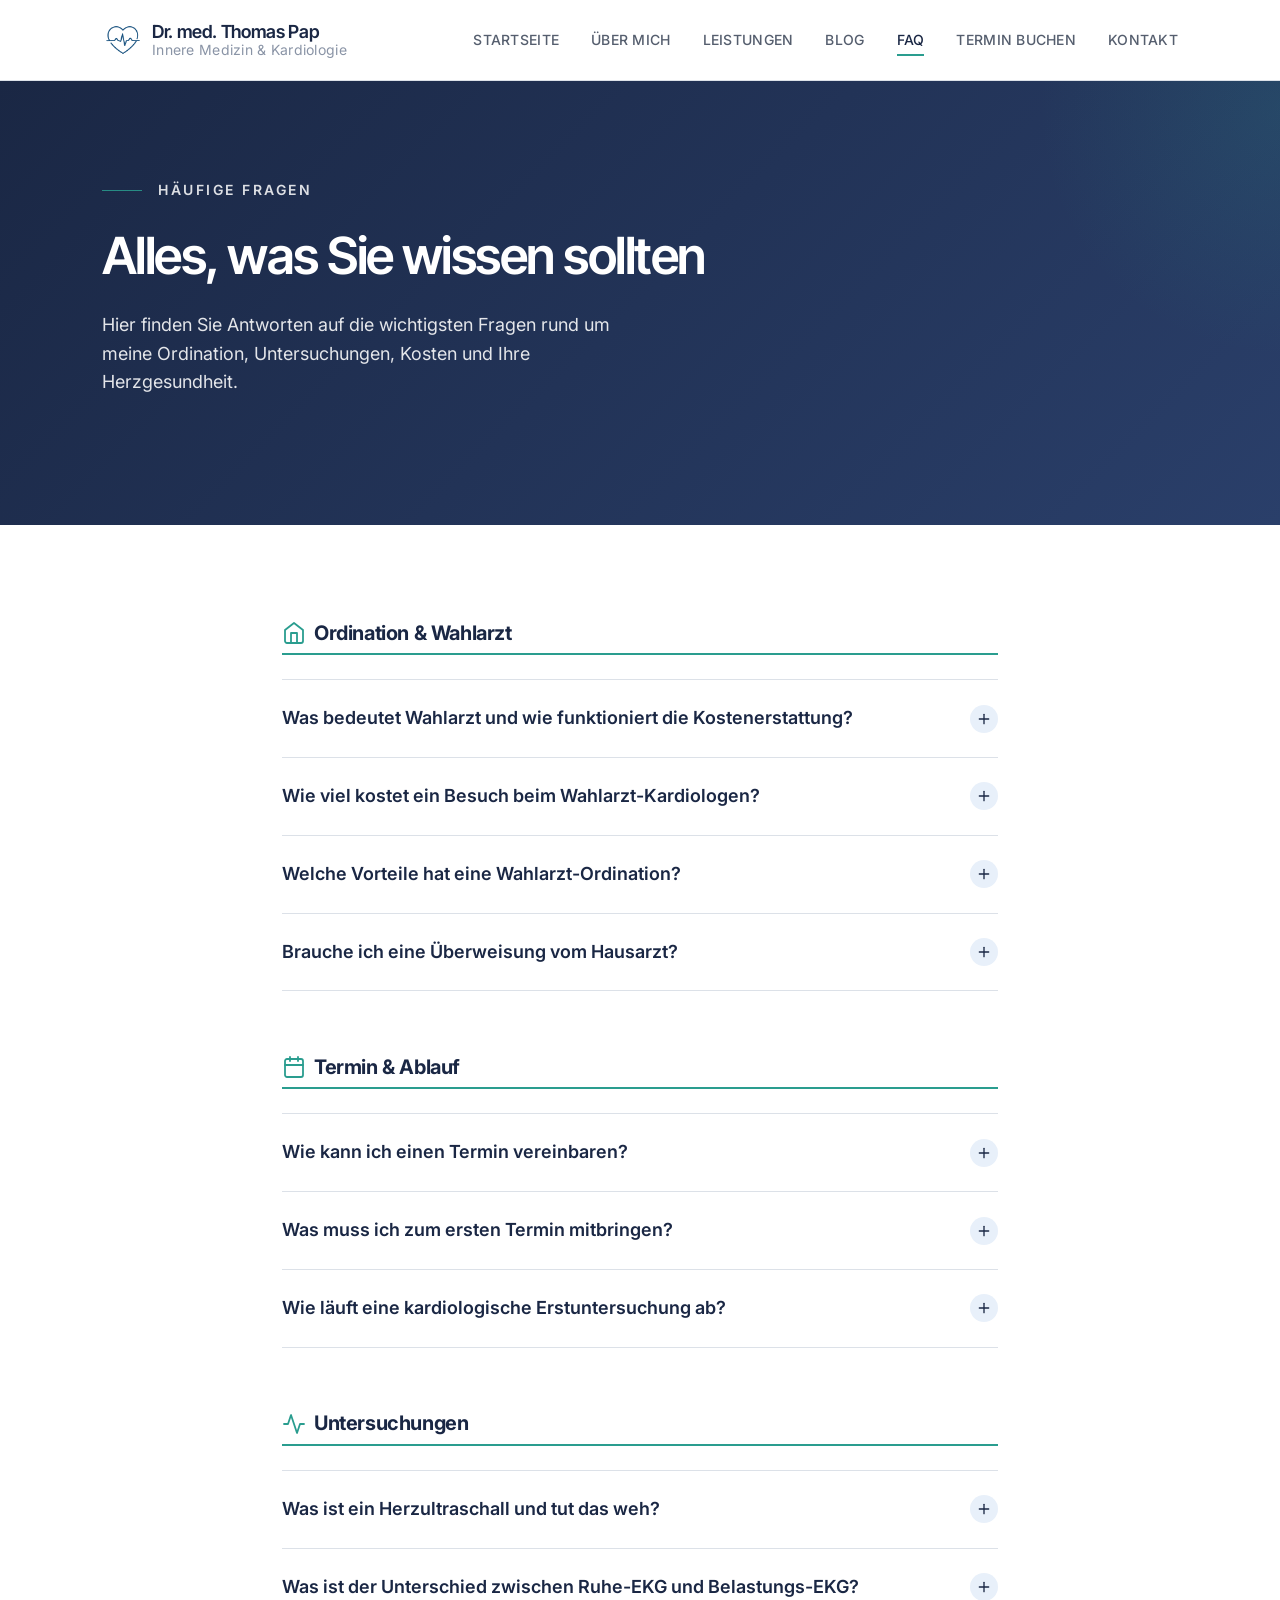
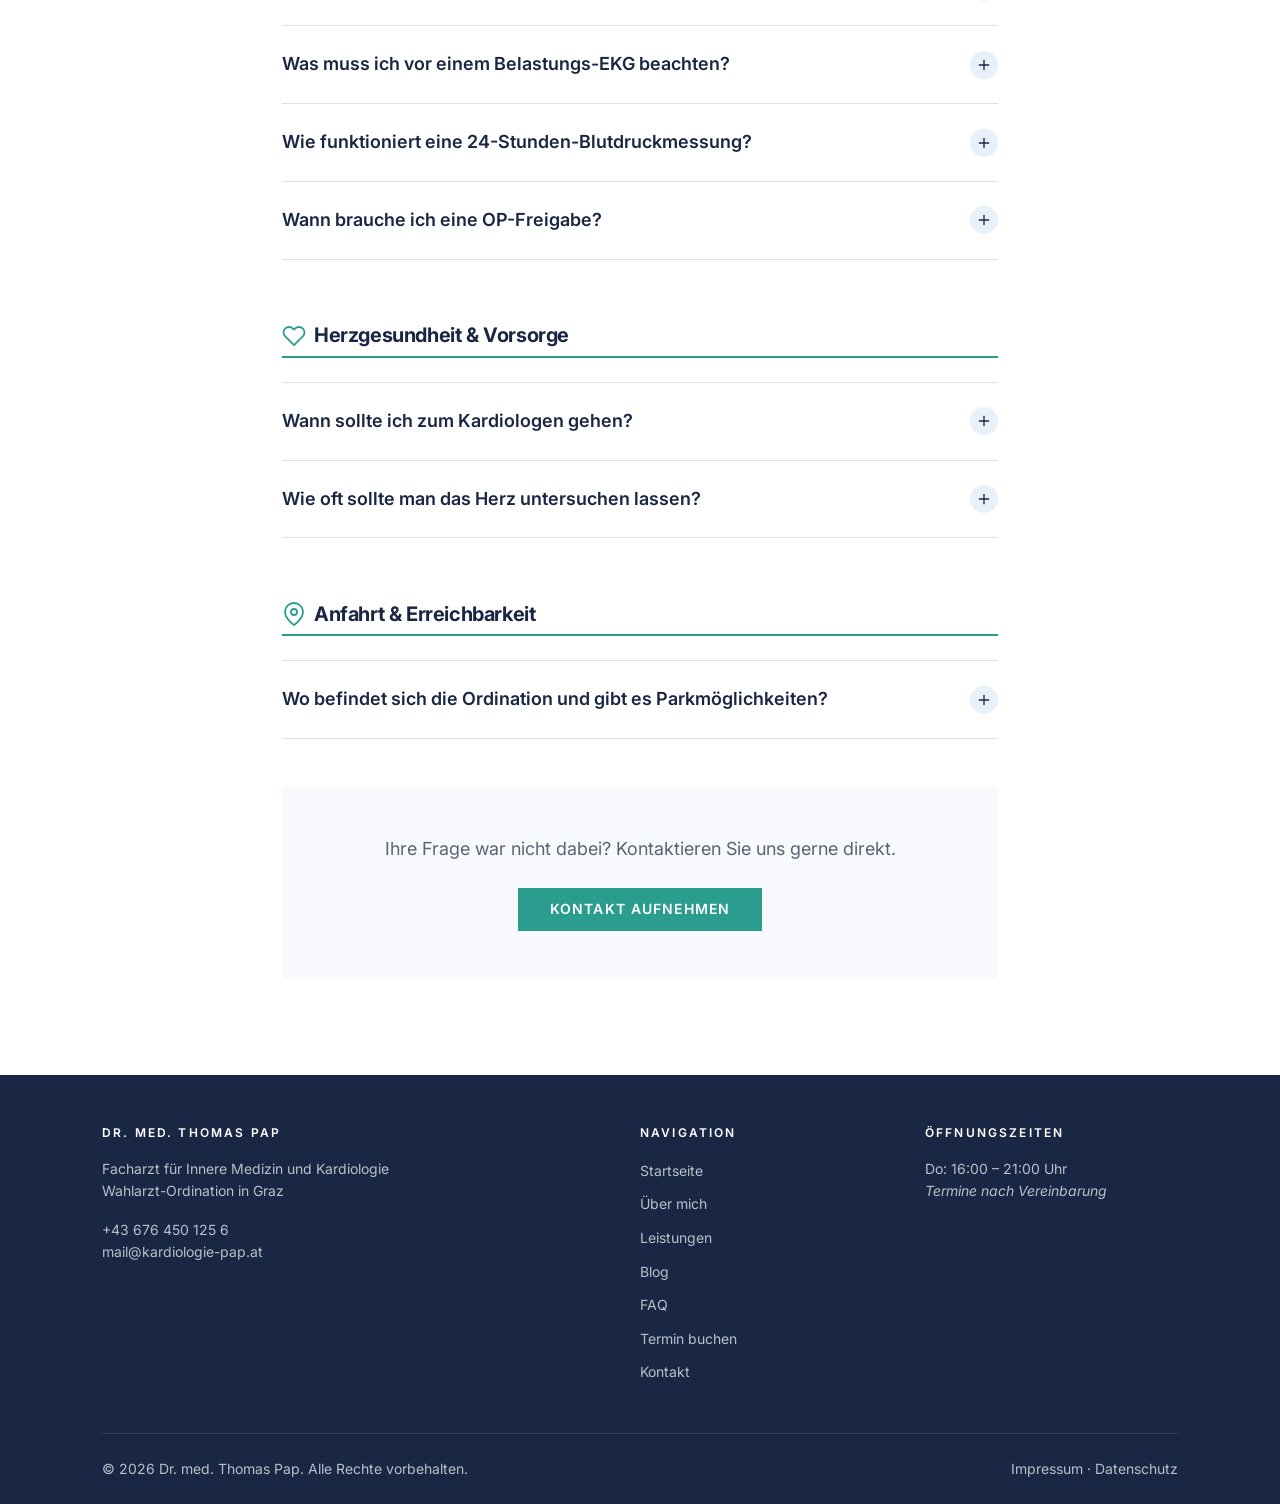
<file: faq/index.html>
<!DOCTYPE html>
<html lang="de-AT">
<head>
  <meta charset="UTF-8">
  <meta name="viewport" content="width=device-width, initial-scale=1.0">

  <!-- SEO -->
  <title>Häufige Fragen (FAQ) – Dr. med. Thomas Pap | Kardiologe Graz</title>
  <meta name="description" content="Antworten auf häufige Fragen: Wahlarzt-Kosten, Terminablauf, Untersuchungen, Vorsorge und mehr. Kardiologische Ordination Dr. Thomas Pap in Graz.">
  <meta name="robots" content="index, follow">
  <link rel="canonical" href="https://www.kardiologie-pap.at/faq/">

  <!-- Open Graph -->
  <meta property="og:type" content="website">
  <meta property="og:title" content="Häufige Fragen – Dr. med. Thomas Pap | Kardiologe Graz">
  <meta property="og:description" content="Alles, was Sie vor Ihrem Besuch in der kardiologischen Ordination wissen sollten: Kosten, Ablauf, Vorbereitung.">
  <meta property="og:url" content="https://www.kardiologie-pap.at/faq/">
  <meta property="og:locale" content="de_AT">
  <meta property="og:site_name" content="Dr. med. Thomas Pap">
  <meta property="og:image" content="https://www.kardiologie-pap.at/img/photos/empfangsbereich-ordination.jpg">
  <meta property="og:image:type" content="image/jpeg">
  <meta property="og:image:width" content="2102">
  <meta property="og:image:height" content="1402">
  <meta property="og:image:alt" content="Empfangsbereich der kardiologischen Ordination Dr. Thomas Pap in Graz">
  <!-- Twitter Card -->
  <meta name="twitter:card" content="summary_large_image">
  <meta name="twitter:title" content="Häufige Fragen – Dr. med. Thomas Pap | Kardiologe Graz">
  <meta name="twitter:description" content="Alles, was Sie vor Ihrem Besuch in der kardiologischen Ordination wissen sollten: Kosten, Ablauf, Vorbereitung.">
  <meta name="twitter:image" content="https://www.kardiologie-pap.at/img/photos/empfangsbereich-ordination.jpg">

  <link rel="icon" href="/favicon.ico" type="image/x-icon">
  <link rel="apple-touch-icon" sizes="180x180" href="/img/icons/logo.png">
  <meta name="theme-color" content="#1a2744">
  <meta name="copyright" content="Dr. med. Thomas Pap">
  <meta name="audience" content="Patientinnen und Patienten in Graz und Steiermark">
  <meta name="page-topic" content="Kardiologie, Innere Medizin, Wahlarzt-Ordination">
  <meta name="revisit-after" content="14 days">
  <meta http-equiv="expires" content="14 days">
  <link rel="preconnect" href="https://fonts.googleapis.com">
  <link rel="preconnect" href="https://fonts.gstatic.com" crossorigin>
  <link href="https://fonts.googleapis.com/css2?family=Inter:wght@400;500;600;700&family=Inter+Tight:wght@500;600;700&display=swap" rel="stylesheet">
  <link rel="stylesheet" href="/style.css">

  <!-- FAQ Structured Data (FAQPage) -->
  <script type="application/ld+json">
  {
    "@context": "https://schema.org",
    "@type": "FAQPage",
    "mainEntity": [
      {
        "@type": "Question",
        "name": "Was bedeutet Wahlarzt und wie funktioniert die Kostenerstattung?",
        "acceptedAnswer": {
          "@type": "Answer",
          "text": "Als Wahlarzt (Privatarzt) besteht kein direkter Vertrag mit den Krankenkassen. Sie bezahlen das Honorar zunächst selbst und reichen die Rechnung anschließend bei Ihrer Krankenkasse ein. Die ÖGK erstattet in der Regel etwa 80 % des Kassentarifs zurück. Bei Zusatzversicherungen ist häufig eine vollständige Kostenübernahme möglich. Sie erhalten nach jedem Besuch eine detaillierte Honorarnote zur Einreichung."
        }
      },
      {
        "@type": "Question",
        "name": "Wie viel kostet ein Besuch beim Wahlarzt-Kardiologen in Graz?",
        "acceptedAnswer": {
          "@type": "Answer",
          "text": "Die Kosten richten sich nach Art und Umfang der Untersuchungen. Eine Erstordination mit ausführlichem Gespräch und Basisdiagnostik liegt üblicherweise zwischen 150 und 250 Euro. Spezialuntersuchungen wie Herzultraschall oder Belastungs-EKG werden gesondert verrechnet. Sie erhalten vorab eine transparente Aufstellung, damit Sie genau wissen, welche Kosten auf Sie zukommen."
        }
      },
      {
        "@type": "Question",
        "name": "Welche Vorteile hat eine Wahlarzt-Ordination gegenüber einer Kassenordination?",
        "acceptedAnswer": {
          "@type": "Answer",
          "text": "In meiner Wahlarzt-Ordination nehme ich mir deutlich mehr Zeit für Sie: ausführliche Gespräche, gründliche Untersuchungen und individuelle Beratung ohne Zeitdruck. Es gibt praktisch keine Wartezeiten, zeitnahe Termine sind meist innerhalb weniger Tage möglich. Die Ordination ist modern ausgestattet und bietet eine ruhige, angenehme Atmosphäre."
        }
      },
      {
        "@type": "Question",
        "name": "Brauche ich eine Überweisung, um zum Kardiologen zu gehen?",
        "acceptedAnswer": {
          "@type": "Answer",
          "text": "Nein, für den Besuch in meiner Wahlarzt-Ordination benötigen Sie keine Überweisung. Sie können direkt einen Termin vereinbaren. Falls Sie jedoch Vorbefunde von Ihrem Hausarzt oder anderen Fachärzten haben (Laborbefunde, frühere EKGs, Arztbriefe), bringen Sie diese bitte mit – sie helfen bei der Beurteilung."
        }
      },
      {
        "@type": "Question",
        "name": "Wie kann ich einen Termin vereinbaren?",
        "acceptedAnswer": {
          "@type": "Answer",
          "text": "Termine können Sie bequem über das Online-Buchungstool auf unserer Termin-Seite buchen. Alternativ erreichen Sie uns auch telefonisch oder per E-Mail. Wir bemühen uns, Ihnen zeitnah einen passenden Termin anzubieten – in den meisten Fällen innerhalb weniger Werktage."
        }
      },
      {
        "@type": "Question",
        "name": "Was muss ich zu meinem ersten Termin mitbringen?",
        "acceptedAnswer": {
          "@type": "Answer",
          "text": "Bitte bringen Sie zum Ersttermin Folgendes mit: Ihre E-Card, einen aktuellen Lichtbildausweis, alle vorhandenen Vorbefunde (Laborbefunde, frühere EKGs, Arztbriefe, Röntgenbilder), eine aktuelle Medikamentenliste und gegebenenfalls Ihren Allergiepass. Falls Sie eine Zusatzversicherung haben, bringen Sie bitte auch die Versicherungskarte mit."
        }
      },
      {
        "@type": "Question",
        "name": "Wie läuft eine kardiologische Erstuntersuchung ab?",
        "acceptedAnswer": {
          "@type": "Answer",
          "text": "Die Erstordination beginnt mit einem ausführlichen Gespräch über Ihre Beschwerden, Vorerkrankungen und Ihren Lebensstil. Anschließend folgt eine körperliche Untersuchung und je nach Fragestellung ein Ruhe-EKG und/oder Herzultraschall. Am Ende besprechen wir gemeinsam die Ergebnisse, erklären die Befunde verständlich und legen gegebenenfalls weitere Schritte fest. Planen Sie für den Ersttermin etwa 45 bis 60 Minuten ein."
        }
      },
      {
        "@type": "Question",
        "name": "Wann sollte ich zum Kardiologen gehen?",
        "acceptedAnswer": {
          "@type": "Answer",
          "text": "Ein Besuch beim Kardiologen ist empfehlenswert bei: Brustschmerzen oder Engegefühl, Herzstolpern oder Herzrasen, Kurzatmigkeit bei Belastung oder in Ruhe, Schwindel oder Ohnmachtsanfällen, Bluthochdruck, erhöhten Cholesterinwerten, familiärer Vorbelastung für Herzerkrankungen sowie zur Vorsorge ab dem 40. Lebensjahr. Auch vor geplanten Operationen ist eine kardiologische Abklärung (OP-Freigabe) häufig erforderlich."
        }
      },
      {
        "@type": "Question",
        "name": "Wie oft sollte man das Herz untersuchen lassen?",
        "acceptedAnswer": {
          "@type": "Answer",
          "text": "Für gesunde Erwachsene ohne Risikofaktoren wird eine kardiologische Vorsorgeuntersuchung ab dem 40. Lebensjahr alle zwei bis drei Jahre empfohlen. Bei bestehenden Risikofaktoren wie Bluthochdruck, Diabetes, Rauchen, Übergewicht oder familiärer Vorbelastung sind jährliche Kontrollen sinnvoll. Bei bereits bekannten Herzerkrankungen richtet sich die Kontrollfrequenz nach der individuellen Situation – in der Regel alle 6 bis 12 Monate."
        }
      },
      {
        "@type": "Question",
        "name": "Was ist ein Herzultraschall und tut das weh?",
        "acceptedAnswer": {
          "@type": "Answer",
          "text": "Ein Herzultraschall (Echokardiographie) ist eine schmerzfreie Untersuchung, bei der das Herz mit Ultraschallwellen in Echtzeit auf einem Bildschirm dargestellt wird – ganz ohne Strahlenbelastung. Damit lassen sich Herzklappen, Pumpfunktion, Herzgröße und Blutfluss beurteilen. Die Untersuchung dauert etwa 15 bis 20 Minuten. Sie liegen dabei entspannt auf der linken Seite, während ein kleiner Schallkopf auf den Brustkorb aufgesetzt wird."
        }
      },
      {
        "@type": "Question",
        "name": "Was ist der Unterschied zwischen Ruhe-EKG und Belastungs-EKG?",
        "acceptedAnswer": {
          "@type": "Answer",
          "text": "Beim Ruhe-EKG werden die elektrischen Signale des Herzens im Liegen aufgezeichnet. Es dauert nur wenige Minuten und zeigt Herzrhythmusstörungen, Durchblutungsstörungen in Ruhe sowie die grundlegende Herzfunktion. Das Belastungs-EKG (Ergometrie) findet auf einem Fahrradergometer statt. Die Belastung wird stufenweise gesteigert, um zu prüfen, wie das Herz unter körperlicher Anstrengung arbeitet. So lassen sich Durchblutungsstörungen der Herzkranzgefäße erkennen, die in Ruhe nicht sichtbar wären."
        }
      },
      {
        "@type": "Question",
        "name": "Was muss ich vor einem Belastungs-EKG beachten?",
        "acceptedAnswer": {
          "@type": "Answer",
          "text": "Bitte kommen Sie in bequemer Kleidung und Sportschuhen. Essen Sie etwa zwei Stunden vor der Untersuchung keine schwere Mahlzeit und verzichten Sie am Untersuchungstag auf Koffein und Nikotin. Nehmen Sie Ihre regulären Medikamente wie gewohnt ein, es sei denn, ich habe Ihnen vorher etwas anderes mitgeteilt. Bitte informieren Sie uns vorab, falls Sie aktuell erkältet sind oder Fieber haben."
        }
      },
      {
        "@type": "Question",
        "name": "Was ist eine Langzeit-Blutdruckmessung und wie funktioniert sie?",
        "acceptedAnswer": {
          "@type": "Answer",
          "text": "Bei einer 24-Stunden-Blutdruckmessung tragen Sie ein kleines, tragbares Messgerät, das tagsüber alle 15 bis 30 Minuten und nachts alle 30 bis 60 Minuten automatisch den Blutdruck misst. So entsteht ein realistisches Tagesprofil, das auch den nächtlichen Blutdruckabfall erfasst. Die Messung ist deutlich aussagekräftiger als Einzelmessungen und hilft, einen Bluthochdruck sicher zu diagnostizieren oder die Medikamenteneinstellung zu überprüfen."
        }
      },
      {
        "@type": "Question",
        "name": "Was ist eine OP-Freigabe und wann brauche ich eine?",
        "acceptedAnswer": {
          "@type": "Answer",
          "text": "Vor geplanten Operationen verlangt das Krankenhaus häufig eine kardiologische Freigabe. Dabei prüfe ich anhand von EKG, Herzultraschall und gegebenenfalls Laborwerten, ob Ihr Herz-Kreislauf-System die Narkose und den Eingriff gut verträgt. Sie erhalten einen schriftlichen Befund, den Sie dem Operateur oder Anästhesisten vorlegen können. Bitte bringen Sie zur OP-Freigabe alle Informationen zum geplanten Eingriff mit."
        }
      },
      {
        "@type": "Question",
        "name": "Wo befindet sich die Ordination und gibt es Parkmöglichkeiten?",
        "acceptedAnswer": {
          "@type": "Answer",
          "text": "Die Ordination befindet sich in der Hans-Sachs-Gasse 14, 8010 Graz, im Herzen der Grazer Innenstadt. Die nächstgelegene Straßenbahn-Haltestelle ist nur wenige Gehminuten entfernt. Parkmöglichkeiten gibt es in den umliegenden Kurzparkzonen sowie in nahegelegenen Parkgaragen. Die Ordination ist barrierefrei zugänglich."
        }
      }
    ]
  }
  </script>

  <style>
    /* ---- FAQ Accordion ---- */
    .faq-categories {
      display: flex;
      flex-direction: column;
      gap: var(--sp-3xl);
    }

    .faq-category__title {
      font-family: var(--ff-body);
      font-size: var(--fs-xl);
      font-weight: var(--fw-bold);
      color: var(--clr-navy);
      margin-bottom: var(--sp-lg);
      padding-bottom: var(--sp-sm);
      border-bottom: 2px solid var(--clr-accent);
      display: flex;
      align-items: center;
      gap: var(--sp-sm);
    }

    .faq-category__title svg {
      width: 24px;
      height: 24px;
      stroke: var(--clr-accent);
      fill: none;
      stroke-width: 1.8;
      stroke-linecap: round;
      stroke-linejoin: round;
      flex-shrink: 0;
    }

    .faq-list {
      display: flex;
      flex-direction: column;
      gap: 0;
    }

    .faq-item {
      border-bottom: 1px solid var(--clr-gray-200);
    }

    .faq-item:first-child {
      border-top: 1px solid var(--clr-gray-200);
    }

    .faq-question {
      width: 100%;
      display: flex;
      align-items: center;
      justify-content: space-between;
      gap: var(--sp-md);
      padding: var(--sp-lg) 0;
      background: none;
      border: none;
      cursor: pointer;
      text-align: left;
      font-family: var(--ff-body);
      font-size: var(--fs-base);
      font-weight: var(--fw-semibold);
      color: var(--clr-navy);
      line-height: var(--lh-normal);
      transition: color var(--transition);
    }

    .faq-question:hover {
      color: var(--clr-accent);
    }

    .faq-question__icon {
      flex-shrink: 0;
      width: 28px;
      height: 28px;
      display: flex;
      align-items: center;
      justify-content: center;
      border-radius: 50%;
      background: var(--clr-blue-light);
      transition: transform 0.3s ease, background 0.3s ease;
    }

    .faq-question__icon svg {
      width: 16px;
      height: 16px;
      stroke: var(--clr-navy);
      fill: none;
      stroke-width: 2;
      stroke-linecap: round;
      stroke-linejoin: round;
    }

    .faq-item[open] .faq-question__icon {
      transform: rotate(45deg);
      background: var(--clr-accent);
    }

    .faq-item[open] .faq-question__icon svg {
      stroke: var(--clr-white);
    }

    .faq-answer {
      padding: 0 0 var(--sp-lg) 0;
      color: var(--clr-text-light);
      line-height: var(--lh-loose);
      font-size: var(--fs-base);
      max-width: 72ch;
    }

    .faq-answer p + p {
      margin-top: var(--sp-md);
    }

    .faq-answer ul {
      margin: var(--sp-sm) 0;
      padding-left: var(--sp-xl);
      list-style: disc;
    }

    .faq-answer li {
      margin-bottom: var(--sp-xs);
    }

    /* CTA at bottom */
    .faq-cta {
      text-align: center;
      margin-top: var(--sp-2xl);
      padding: var(--sp-2xl) var(--sp-lg);
      background: var(--clr-offwhite);
      border-radius: var(--border-radius-lg);
    }

    .faq-cta p {
      color: var(--clr-text-light);
      margin-bottom: var(--sp-lg);
      font-size: var(--fs-lg);
    }

    @media (min-width: 600px) {
      .faq-question {
        font-size: var(--fs-lg);
      }
    }
  </style>

  <!-- Structured Data: BreadcrumbList -->
  <script type="application/ld+json">
  {
    "@context": "https://schema.org",
    "@type": "BreadcrumbList",
    "itemListElement": [
      { "@type": "ListItem", "position": 1, "name": "Startseite", "item": "https://www.kardiologie-pap.at/" },
      { "@type": "ListItem", "position": 2, "name": "Häufige Fragen", "item": "https://www.kardiologie-pap.at/faq/" }
    ]
  }
  </script>
</head>
<body>

  <a href="#main-content" class="skip-link">Zum Hauptinhalt springen</a>

  <!-- ========== HEADER ========== -->
  <header class="site-header" role="banner">
    <div class="container">
      <a href="/" class="logo" aria-label="Zur Startseite von Dr. med. Thomas Pap">
        <img src="/img/icons/logo.png" alt="Logo Dr. med. Thomas Pap – Kardiologie Graz" class="logo__img" width="42" height="42">
        <span class="logo__text">
          <span class="logo__name">Dr. med. Thomas Pap</span>
          <span class="logo__subtitle">Innere Medizin &amp; Kardiologie</span>
        </span>
      </a>
      <nav class="main-nav" aria-label="Hauptnavigation">
        <ul class="main-nav__list">
          <li><a href="/" class="main-nav__link">Startseite</a></li>
          <li><a href="/ueber-mich/" class="main-nav__link">Über mich</a></li>
          <li><a href="/leistungen/" class="main-nav__link">Leistungen</a></li>
          <li><a href="/blog/" class="main-nav__link">Blog</a></li>
          <li><a href="/faq/" class="main-nav__link main-nav__link--active" aria-current="page">FAQ</a></li>
          <li><a href="/termin/" class="main-nav__link">Termin buchen</a></li>
          <li><a href="/kontakt/" class="main-nav__link">Kontakt</a></li>
        </ul>
      </nav>
      <button class="burger" aria-label="Menü öffnen" aria-expanded="false" aria-controls="mobile-nav">
        <span class="burger__line"></span>
        <span class="burger__line"></span>
        <span class="burger__line"></span>
      </button>
    </div>
  </header>

  <nav class="mobile-nav" id="mobile-nav" aria-label="Mobile Navigation" aria-hidden="true">
    <ul class="mobile-nav__list">
      <li><a href="/" class="mobile-nav__link">Startseite</a></li>
      <li><a href="/ueber-mich/" class="mobile-nav__link">Über mich</a></li>
      <li><a href="/leistungen/" class="mobile-nav__link">Leistungen</a></li>
      <li><a href="/blog/" class="mobile-nav__link">Blog</a></li>
      <li><a href="/faq/" class="mobile-nav__link" aria-current="page">FAQ</a></li>
      <li><a href="/termin/" class="mobile-nav__link">Termin buchen</a></li>
      <li><a href="/kontakt/" class="mobile-nav__link">Kontakt</a></li>
    </ul>
  </nav>

  <!-- ========== MAIN ========== -->
  <main id="main-content">

    <!-- Hero -->
    <section class="hero hero--compact" aria-labelledby="page-title">
      <div class="container">
        <div class="hero__content">
          <span class="hero__overline">Häufige Fragen</span>
          <h1 id="page-title" class="hero__title">Alles, was Sie wissen sollten</h1>
          <p class="hero__text">
            Hier finden Sie Antworten auf die wichtigsten Fragen rund um meine Ordination, Untersuchungen, Kosten und Ihre Herzgesundheit.
          </p>
        </div>
      </div>
    </section>

    <!-- FAQ Content -->
    <section class="section" aria-labelledby="faq-section-title">
      <div class="container container--narrow">
        <h2 id="faq-section-title" class="sr-only">Fragen und Antworten</h2>

        <div class="faq-categories">

          <!-- ======= Kategorie: Ordination & Wahlarzt ======= -->
          <div>
            <h3 class="faq-category__title">
              <svg viewBox="0 0 24 24" xmlns="http://www.w3.org/2000/svg"><path d="M3 9l9-7 9 7v11a2 2 0 0 1-2 2H5a2 2 0 0 1-2-2z"/><polyline points="9 22 9 12 15 12 15 22"/></svg>
              Ordination &amp; Wahlarzt
            </h3>
            <div class="faq-list">

              <details class="faq-item">
                <summary class="faq-question">
                  Was bedeutet Wahlarzt und wie funktioniert die Kostenerstattung?
                  <span class="faq-question__icon"><svg viewBox="0 0 24 24" xmlns="http://www.w3.org/2000/svg"><line x1="12" y1="5" x2="12" y2="19"/><line x1="5" y1="12" x2="19" y2="12"/></svg></span>
                </summary>
                <div class="faq-answer">
                  <p>
                    Als Wahlarzt (Privatarzt) besteht kein direkter Vertrag mit den Krankenkassen. Sie bezahlen das Honorar zunächst selbst und reichen die Rechnung anschließend bei Ihrer Krankenkasse ein.
                  </p>
                  <p>
                    Die ÖGK erstattet in der Regel etwa 80 % des Kassentarifs zurück. Bei Zusatzversicherungen ist häufig eine vollständige Kostenübernahme möglich. Sie erhalten nach jedem Besuch eine detaillierte Honorarnote zur Einreichung.
                  </p>
                </div>
              </details>

              <details class="faq-item">
                <summary class="faq-question">
                  Wie viel kostet ein Besuch beim Wahlarzt-Kardiologen?
                  <span class="faq-question__icon"><svg viewBox="0 0 24 24" xmlns="http://www.w3.org/2000/svg"><line x1="12" y1="5" x2="12" y2="19"/><line x1="5" y1="12" x2="19" y2="12"/></svg></span>
                </summary>
                <div class="faq-answer">
                  <p>
                    Die Kosten richten sich nach Art und Umfang der Untersuchungen. Eine Erstordination mit ausführlichem Gespräch und Basisdiagnostik liegt üblicherweise zwischen 150 und 250 Euro. Spezialuntersuchungen wie Herzultraschall oder Belastungs-EKG werden gesondert verrechnet.
                  </p>
                  <p>
                    Sie erhalten vorab eine transparente Aufstellung, damit Sie genau wissen, welche Kosten auf Sie zukommen.
                  </p>
                </div>
              </details>

              <details class="faq-item">
                <summary class="faq-question">
                  Welche Vorteile hat eine Wahlarzt-Ordination?
                  <span class="faq-question__icon"><svg viewBox="0 0 24 24" xmlns="http://www.w3.org/2000/svg"><line x1="12" y1="5" x2="12" y2="19"/><line x1="5" y1="12" x2="19" y2="12"/></svg></span>
                </summary>
                <div class="faq-answer">
                  <p>
                    In meiner Wahlarzt-Ordination nehme ich mir deutlich mehr Zeit für Sie: ausführliche Gespräche, gründliche Untersuchungen und individuelle Beratung ohne Zeitdruck. Es gibt praktisch keine Wartezeiten, zeitnahe Termine sind meist innerhalb weniger Tage möglich. Die Ordination ist modern ausgestattet und bietet eine ruhige, angenehme Atmosphäre.
                  </p>
                </div>
              </details>

              <details class="faq-item">
                <summary class="faq-question">
                  Brauche ich eine Überweisung vom Hausarzt?
                  <span class="faq-question__icon"><svg viewBox="0 0 24 24" xmlns="http://www.w3.org/2000/svg"><line x1="12" y1="5" x2="12" y2="19"/><line x1="5" y1="12" x2="19" y2="12"/></svg></span>
                </summary>
                <div class="faq-answer">
                  <p>
                    Nein, für den Besuch in meiner Wahlarzt-Ordination benötigen Sie keine Überweisung. Sie können direkt einen Termin vereinbaren. Falls Sie jedoch Vorbefunde von Ihrem Hausarzt oder anderen Fachärzten haben (Laborbefunde, frühere EKGs, Arztbriefe), bringen Sie diese bitte mit – sie helfen bei der Beurteilung.
                  </p>
                </div>
              </details>

            </div>
          </div>

          <!-- ======= Kategorie: Termin & Ablauf ======= -->
          <div>
            <h3 class="faq-category__title">
              <svg viewBox="0 0 24 24" xmlns="http://www.w3.org/2000/svg"><rect x="3" y="4" width="18" height="18" rx="2" ry="2"/><line x1="16" y1="2" x2="16" y2="6"/><line x1="8" y1="2" x2="8" y2="6"/><line x1="3" y1="10" x2="21" y2="10"/></svg>
              Termin &amp; Ablauf
            </h3>
            <div class="faq-list">

              <details class="faq-item">
                <summary class="faq-question">
                  Wie kann ich einen Termin vereinbaren?
                  <span class="faq-question__icon"><svg viewBox="0 0 24 24" xmlns="http://www.w3.org/2000/svg"><line x1="12" y1="5" x2="12" y2="19"/><line x1="5" y1="12" x2="19" y2="12"/></svg></span>
                </summary>
                <div class="faq-answer">
                  <p>
                    Termine können Sie bequem über das <a href="/termin/">Online-Buchungstool</a> auf unserer Termin-Seite buchen. Alternativ erreichen Sie uns auch telefonisch oder per E-Mail. Wir bemühen uns, Ihnen zeitnah einen passenden Termin anzubieten – in den meisten Fällen innerhalb weniger Werktage.
                  </p>
                </div>
              </details>

              <details class="faq-item">
                <summary class="faq-question">
                  Was muss ich zum ersten Termin mitbringen?
                  <span class="faq-question__icon"><svg viewBox="0 0 24 24" xmlns="http://www.w3.org/2000/svg"><line x1="12" y1="5" x2="12" y2="19"/><line x1="5" y1="12" x2="19" y2="12"/></svg></span>
                </summary>
                <div class="faq-answer">
                  <p>Bitte bringen Sie zum Ersttermin Folgendes mit:</p>
                  <ul>
                    <li>E-Card und aktueller Lichtbildausweis</li>
                    <li>Vorhandene Vorbefunde (Laborbefunde, frühere EKGs, Arztbriefe, Röntgenbilder)</li>
                    <li>Aktuelle Medikamentenliste</li>
                    <li>Allergiepass (falls vorhanden)</li>
                    <li>Zusatzversicherungskarte (falls vorhanden)</li>
                  </ul>
                </div>
              </details>

              <details class="faq-item">
                <summary class="faq-question">
                  Wie läuft eine kardiologische Erstuntersuchung ab?
                  <span class="faq-question__icon"><svg viewBox="0 0 24 24" xmlns="http://www.w3.org/2000/svg"><line x1="12" y1="5" x2="12" y2="19"/><line x1="5" y1="12" x2="19" y2="12"/></svg></span>
                </summary>
                <div class="faq-answer">
                  <p>
                    Die Erstordination beginnt mit einem ausführlichen Gespräch über Ihre Beschwerden, Vorerkrankungen und Ihren Lebensstil. Anschließend folgt eine körperliche Untersuchung und je nach Fragestellung ein Ruhe-EKG und/oder Herzultraschall.
                  </p>
                  <p>
                    Am Ende besprechen wir gemeinsam die Ergebnisse, erklären die Befunde verständlich und legen gegebenenfalls weitere Schritte fest. Planen Sie für den Ersttermin etwa 45 bis 60 Minuten ein.
                  </p>
                </div>
              </details>

            </div>
          </div>

          <!-- ======= Kategorie: Untersuchungen ======= -->
          <div>
            <h3 class="faq-category__title">
              <svg viewBox="0 0 24 24" xmlns="http://www.w3.org/2000/svg"><path d="M22 12h-4l-3 9L9 3l-3 9H2"/></svg>
              Untersuchungen
            </h3>
            <div class="faq-list">

              <details class="faq-item">
                <summary class="faq-question">
                  Was ist ein Herzultraschall und tut das weh?
                  <span class="faq-question__icon"><svg viewBox="0 0 24 24" xmlns="http://www.w3.org/2000/svg"><line x1="12" y1="5" x2="12" y2="19"/><line x1="5" y1="12" x2="19" y2="12"/></svg></span>
                </summary>
                <div class="faq-answer">
                  <p>
                    Ein Herzultraschall (Echokardiographie) ist eine völlig schmerzfreie Untersuchung, bei der das Herz mit Ultraschallwellen in Echtzeit auf einem Bildschirm dargestellt wird – ganz ohne Strahlenbelastung. Damit lassen sich Herzklappen, Pumpfunktion, Herzgröße und Blutfluss beurteilen.
                  </p>
                  <p>
                    Die Untersuchung dauert etwa 15 bis 20 Minuten. Sie liegen dabei entspannt auf der linken Seite, während ein kleiner Schallkopf auf den Brustkorb aufgesetzt wird.
                  </p>
                </div>
              </details>

              <details class="faq-item">
                <summary class="faq-question">
                  Was ist der Unterschied zwischen Ruhe-EKG und Belastungs-EKG?
                  <span class="faq-question__icon"><svg viewBox="0 0 24 24" xmlns="http://www.w3.org/2000/svg"><line x1="12" y1="5" x2="12" y2="19"/><line x1="5" y1="12" x2="19" y2="12"/></svg></span>
                </summary>
                <div class="faq-answer">
                  <p>
                    Beim <strong>Ruhe-EKG</strong> werden die elektrischen Signale des Herzens im Liegen aufgezeichnet. Es dauert nur wenige Minuten und zeigt Herzrhythmusstörungen, Durchblutungsstörungen in Ruhe sowie die grundlegende Herzfunktion.
                  </p>
                  <p>
                    Das <strong>Belastungs-EKG</strong> (Ergometrie) findet auf einem Fahrradergometer statt. Die Belastung wird stufenweise gesteigert, um zu prüfen, wie das Herz unter körperlicher Anstrengung arbeitet. So lassen sich Durchblutungsstörungen der Herzkranzgefäße erkennen, die in Ruhe nicht sichtbar wären.
                  </p>
                </div>
              </details>

              <details class="faq-item">
                <summary class="faq-question">
                  Was muss ich vor einem Belastungs-EKG beachten?
                  <span class="faq-question__icon"><svg viewBox="0 0 24 24" xmlns="http://www.w3.org/2000/svg"><line x1="12" y1="5" x2="12" y2="19"/><line x1="5" y1="12" x2="19" y2="12"/></svg></span>
                </summary>
                <div class="faq-answer">
                  <p>
                    Bitte kommen Sie in bequemer Kleidung und Sportschuhen. Essen Sie etwa zwei Stunden vor der Untersuchung keine schwere Mahlzeit und verzichten Sie am Untersuchungstag auf Koffein und Nikotin. Nehmen Sie Ihre regulären Medikamente wie gewohnt ein, es sei denn, ich habe Ihnen vorher etwas anderes mitgeteilt.
                  </p>
                  <p>
                    Bitte informieren Sie uns vorab, falls Sie aktuell erkältet sind oder Fieber haben.
                  </p>
                </div>
              </details>

              <details class="faq-item">
                <summary class="faq-question">
                  Wie funktioniert eine 24-Stunden-Blutdruckmessung?
                  <span class="faq-question__icon"><svg viewBox="0 0 24 24" xmlns="http://www.w3.org/2000/svg"><line x1="12" y1="5" x2="12" y2="19"/><line x1="5" y1="12" x2="19" y2="12"/></svg></span>
                </summary>
                <div class="faq-answer">
                  <p>
                    Sie tragen ein kleines, tragbares Messgerät, das tagsüber alle 15 bis 30 Minuten und nachts alle 30 bis 60 Minuten automatisch den Blutdruck misst. So entsteht ein realistisches Tagesprofil, das auch den nächtlichen Blutdruckabfall erfasst.
                  </p>
                  <p>
                    Die Messung ist deutlich aussagekräftiger als Einzelmessungen und hilft, einen Bluthochdruck sicher zu diagnostizieren oder die Medikamenteneinstellung zu überprüfen.
                  </p>
                </div>
              </details>

              <details class="faq-item">
                <summary class="faq-question">
                  Wann brauche ich eine OP-Freigabe?
                  <span class="faq-question__icon"><svg viewBox="0 0 24 24" xmlns="http://www.w3.org/2000/svg"><line x1="12" y1="5" x2="12" y2="19"/><line x1="5" y1="12" x2="19" y2="12"/></svg></span>
                </summary>
                <div class="faq-answer">
                  <p>
                    Vor geplanten Operationen verlangt das Krankenhaus häufig eine kardiologische Freigabe. Dabei prüfe ich anhand von EKG, Herzultraschall und gegebenenfalls Laborwerten, ob Ihr Herz-Kreislauf-System die Narkose und den Eingriff gut verträgt.
                  </p>
                  <p>
                    Sie erhalten einen schriftlichen Befund, den Sie dem Operateur oder Anästhesisten vorlegen können. Bitte bringen Sie zur OP-Freigabe alle Informationen zum geplanten Eingriff mit.
                  </p>
                </div>
              </details>

            </div>
          </div>

          <!-- ======= Kategorie: Herzgesundheit & Vorsorge ======= -->
          <div>
            <h3 class="faq-category__title">
              <svg viewBox="0 0 24 24" xmlns="http://www.w3.org/2000/svg"><path d="M20.84 4.61a5.5 5.5 0 0 0-7.78 0L12 5.67l-1.06-1.06a5.5 5.5 0 0 0-7.78 7.78l1.06 1.06L12 21.23l7.78-7.78 1.06-1.06a5.5 5.5 0 0 0 0-7.78z"/></svg>
              Herzgesundheit &amp; Vorsorge
            </h3>
            <div class="faq-list">

              <details class="faq-item">
                <summary class="faq-question">
                  Wann sollte ich zum Kardiologen gehen?
                  <span class="faq-question__icon"><svg viewBox="0 0 24 24" xmlns="http://www.w3.org/2000/svg"><line x1="12" y1="5" x2="12" y2="19"/><line x1="5" y1="12" x2="19" y2="12"/></svg></span>
                </summary>
                <div class="faq-answer">
                  <p>Ein Besuch beim Kardiologen ist empfehlenswert bei:</p>
                  <ul>
                    <li>Brustschmerzen oder Engegefühl</li>
                    <li>Herzstolpern oder Herzrasen</li>
                    <li>Kurzatmigkeit bei Belastung oder in Ruhe</li>
                    <li>Schwindel oder Ohnmachtsanfällen</li>
                    <li>Bluthochdruck oder erhöhten Cholesterinwerten</li>
                    <li>Familiärer Vorbelastung für Herzerkrankungen</li>
                    <li>Zur Vorsorge ab dem 40. Lebensjahr</li>
                    <li>Vor geplanten Operationen (OP-Freigabe)</li>
                  </ul>
                </div>
              </details>

              <details class="faq-item">
                <summary class="faq-question">
                  Wie oft sollte man das Herz untersuchen lassen?
                  <span class="faq-question__icon"><svg viewBox="0 0 24 24" xmlns="http://www.w3.org/2000/svg"><line x1="12" y1="5" x2="12" y2="19"/><line x1="5" y1="12" x2="19" y2="12"/></svg></span>
                </summary>
                <div class="faq-answer">
                  <p>
                    Für gesunde Erwachsene ohne Risikofaktoren wird eine kardiologische Vorsorgeuntersuchung ab dem 40. Lebensjahr alle zwei bis drei Jahre empfohlen. Bei bestehenden Risikofaktoren wie Bluthochdruck, Diabetes, Rauchen, Übergewicht oder familiärer Vorbelastung sind jährliche Kontrollen sinnvoll.
                  </p>
                  <p>
                    Bei bereits bekannten Herzerkrankungen richtet sich die Kontrollfrequenz nach der individuellen Situation – in der Regel alle 6 bis 12 Monate.
                  </p>
                </div>
              </details>

            </div>
          </div>

          <!-- ======= Kategorie: Anfahrt & Erreichbarkeit ======= -->
          <div>
            <h3 class="faq-category__title">
              <svg viewBox="0 0 24 24" xmlns="http://www.w3.org/2000/svg"><path d="M21 10c0 7-9 13-9 13s-9-6-9-13a9 9 0 0 1 18 0z"/><circle cx="12" cy="10" r="3"/></svg>
              Anfahrt &amp; Erreichbarkeit
            </h3>
            <div class="faq-list">

              <details class="faq-item">
                <summary class="faq-question">
                  Wo befindet sich die Ordination und gibt es Parkmöglichkeiten?
                  <span class="faq-question__icon"><svg viewBox="0 0 24 24" xmlns="http://www.w3.org/2000/svg"><line x1="12" y1="5" x2="12" y2="19"/><line x1="5" y1="12" x2="19" y2="12"/></svg></span>
                </summary>
                <div class="faq-answer">
                  <p>
                    Die Ordination befindet sich in der <strong>Hans-Sachs-Gasse 14, 8010 Graz</strong>, im Herzen der Grazer Innenstadt. Die nächstgelegene Straßenbahn-Haltestelle ist nur wenige Gehminuten entfernt.
                  </p>
                  <p>
                    Parkmöglichkeiten gibt es in den umliegenden Kurzparkzonen sowie in nahegelegenen Parkgaragen. Die Ordination ist barrierefrei zugänglich.
                  </p>
                  <p>
                    <a href="/kontakt/">Zur Kontaktseite mit Karte und Details</a>
                  </p>
                </div>
              </details>

            </div>
          </div>

        </div>

        <!-- CTA -->
        <div class="faq-cta">
          <p>Ihre Frage war nicht dabei? Kontaktieren Sie uns gerne direkt.</p>
          <a href="/kontakt/" class="btn btn--primary">Kontakt aufnehmen</a>
        </div>

      </div>
    </section>

  </main>

  <!-- ========== FOOTER ========== -->
  <footer class="site-footer" role="contentinfo">
    <div class="container">
      <div class="footer-grid">
        <div>
          <p class="footer__heading">Dr. med. Thomas Pap</p>
          <p class="footer__text">
            Facharzt für Innere Medizin und Kardiologie<br>
            Wahlarzt-Ordination in Graz
          </p>
          <p class="footer__text" style="margin-top: var(--sp-md);">
            <a href="tel:+436764501256">+43 676 450 125 6</a><br>
            <a href="#" class="js-mail" data-u="mail" data-d="kardiologie-pap.at" rel="nofollow">mail (at) kardiologie-pap.at</a>
          </p>
        </div>
        <div>
          <p class="footer__heading">Navigation</p>
          <ul class="footer__nav-list">
            <li><a href="/" class="footer__nav-link">Startseite</a></li>
            <li><a href="/ueber-mich/" class="footer__nav-link">Über mich</a></li>
            <li><a href="/leistungen/" class="footer__nav-link">Leistungen</a></li>
            <li><a href="/blog/" class="footer__nav-link">Blog</a></li>
            <li><a href="/faq/" class="footer__nav-link">FAQ</a></li>
            <li><a href="/termin/" class="footer__nav-link">Termin buchen</a></li>
            <li><a href="/kontakt/" class="footer__nav-link">Kontakt</a></li>
          </ul>
        </div>
        <div>
          <p class="footer__heading">Öffnungszeiten</p>
          <p class="footer__text">
            Do: 16:00 – 21:00 Uhr<br>
            
            <em>Termine nach Vereinbarung</em>
          </p>
        </div>
      </div>
      <div class="footer__bottom">
        <span>&copy; 2026 Dr. med. Thomas Pap. Alle Rechte vorbehalten.</span>
        <span>
          <a href="/impressum/">Impressum</a> &middot;
          <a href="/datenschutz/">Datenschutz</a>
        </span>
      </div>
    </div>
  </footer>

  <script>
    (function () {
      'use strict';

      /* Burger menu */
      var burger = document.querySelector('.burger');
      var mobileNav = document.getElementById('mobile-nav');
      var mobileLinks = mobileNav.querySelectorAll('.mobile-nav__link');

      function toggleMenu() {
        var isOpen = burger.getAttribute('aria-expanded') === 'true';
        burger.setAttribute('aria-expanded', String(!isOpen));
        burger.setAttribute('aria-label', isOpen ? 'Menü öffnen' : 'Menü schließen');
        mobileNav.setAttribute('aria-hidden', String(isOpen));
        document.body.style.overflow = isOpen ? '' : 'hidden';
      }
      burger.addEventListener('click', toggleMenu);
      mobileLinks.forEach(function (link) {
        link.addEventListener('click', function () {
          burger.setAttribute('aria-expanded', 'false');
          burger.setAttribute('aria-label', 'Menü öffnen');
          mobileNav.setAttribute('aria-hidden', 'true');
          document.body.style.overflow = '';
        });
      });
      document.addEventListener('keydown', function (e) {
        if (e.key === 'Escape' && burger.getAttribute('aria-expanded') === 'true') {
          toggleMenu(); burger.focus();
        }
      });

      /* Sticky header */
      var header = document.querySelector('.site-header');
      window.addEventListener('scroll', function () {
        header.classList.toggle('scrolled', window.scrollY > 10);
      }, { passive: true });

    })();
  </script>

  <script>document.querySelectorAll('a.js-mail').forEach(function(a){var u=a.getAttribute('data-u'),d=a.getAttribute('data-d');if(!u||!d)return;var addr=u+String.fromCharCode(64)+d;a.href='mailto:'+addr;a.textContent=addr;});</script>
</body>
</html>
</file>
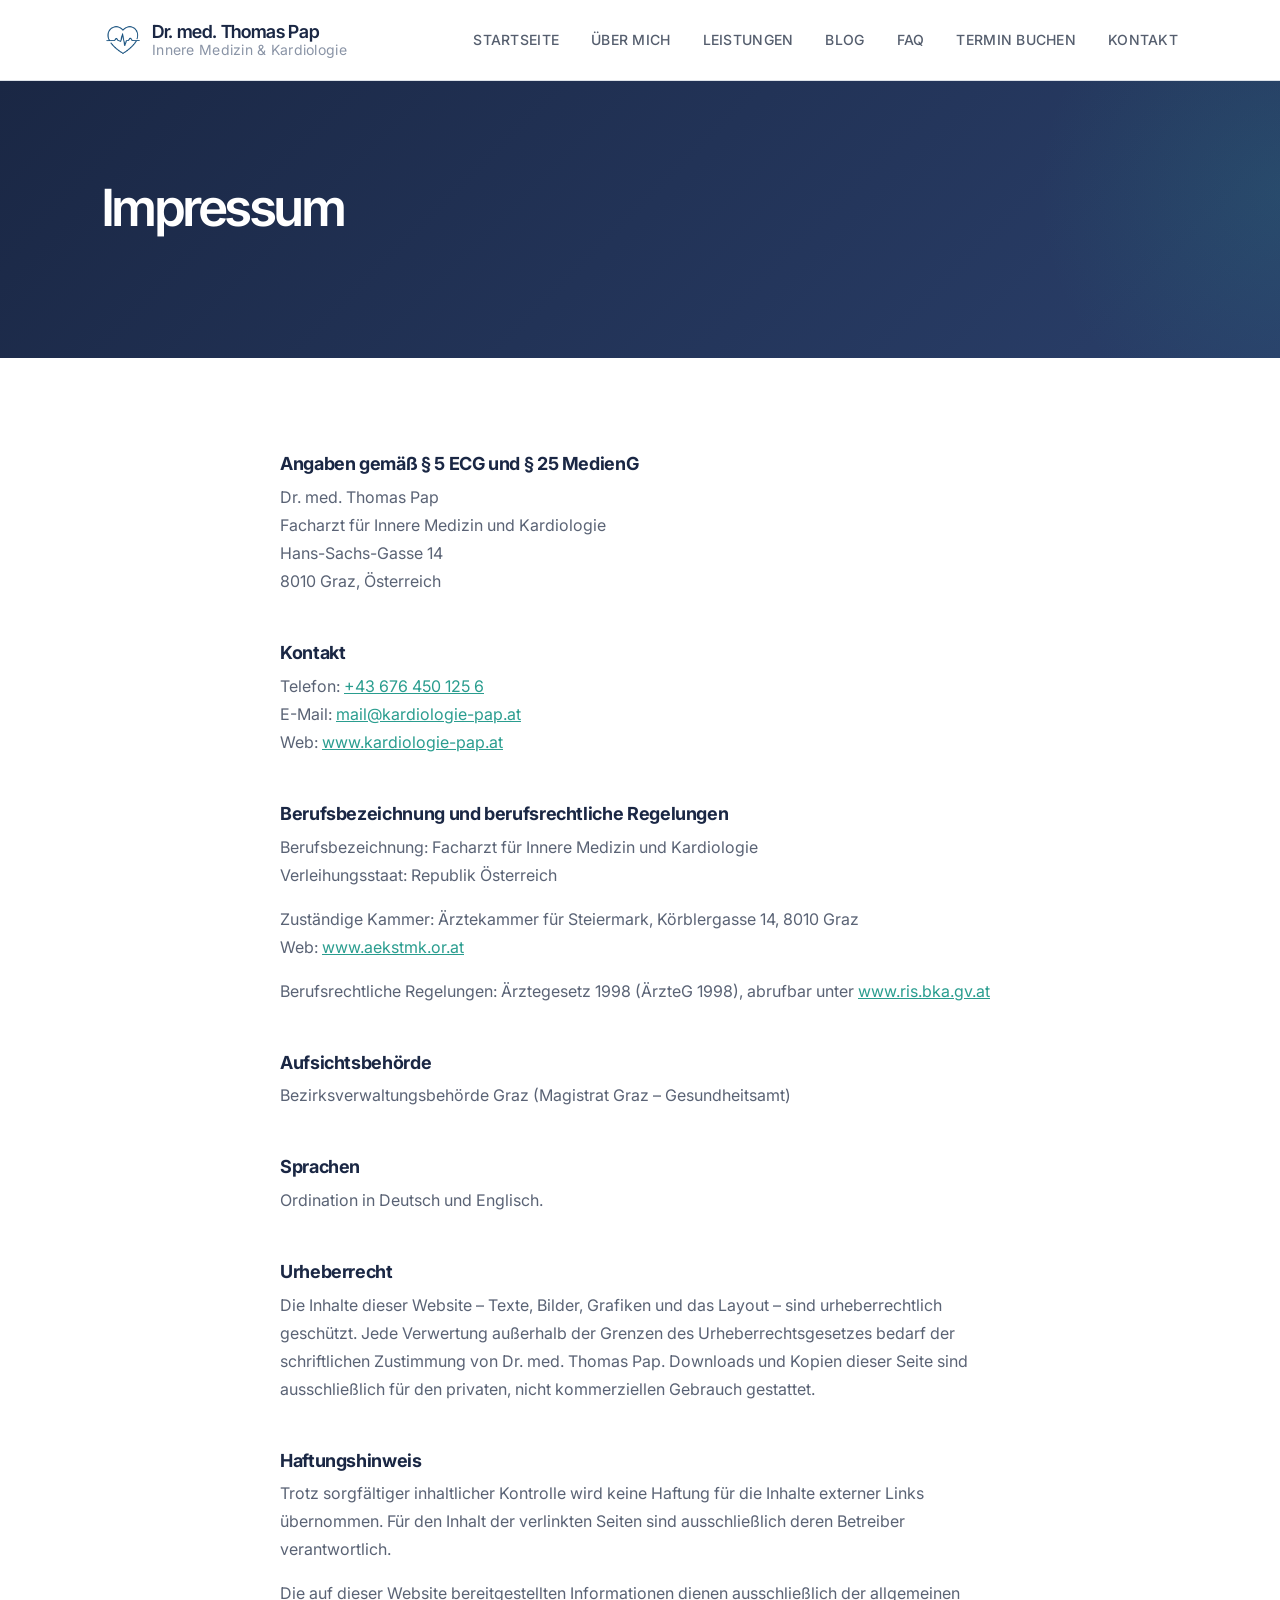
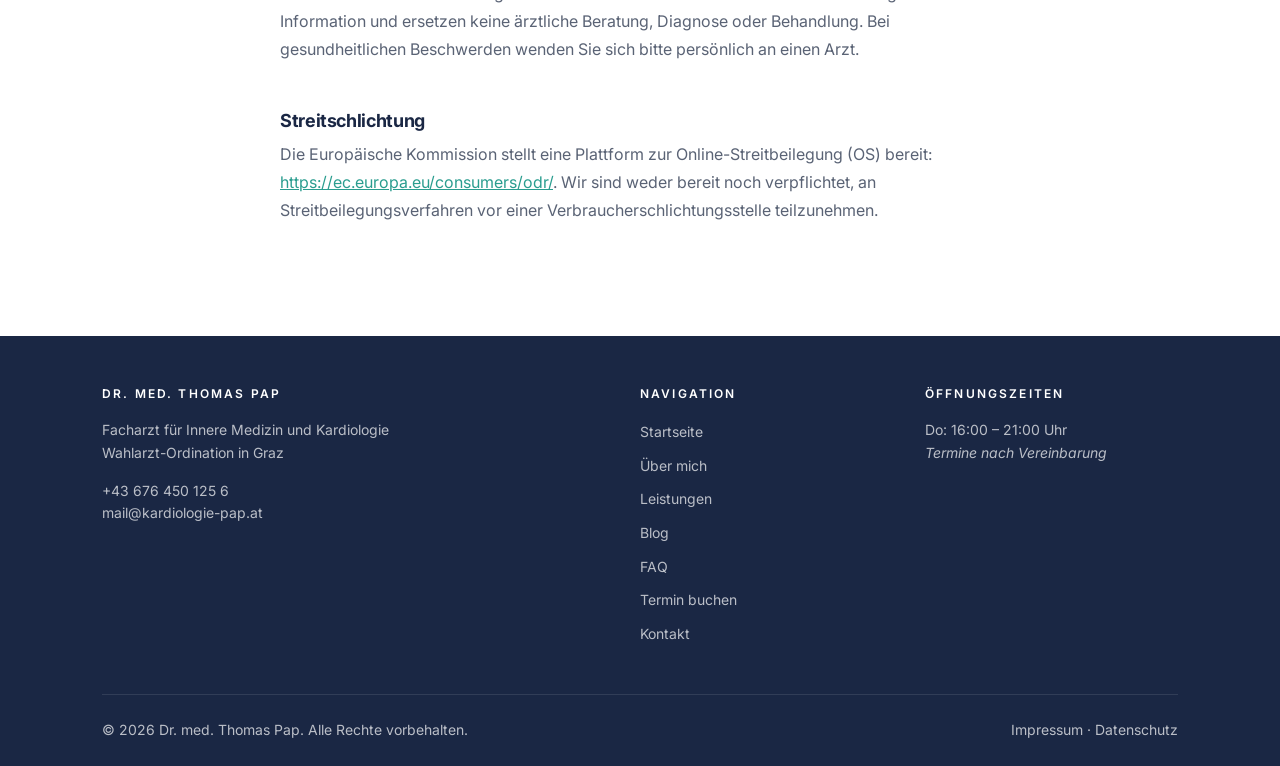
<file: impressum/index.html>
<!DOCTYPE html>
<html lang="de-AT">
<head>
  <meta charset="UTF-8">
  <meta name="viewport" content="width=device-width, initial-scale=1.0">

  <title>Impressum – Dr. med. Thomas Pap | Kardiologe Graz</title>
  <meta name="description" content="Impressum und rechtliche Angaben der kardiologischen Wahlarzt-Ordination Dr. med. Thomas Pap in Graz.">
  <meta name="robots" content="noindex, follow">
  <link rel="canonical" href="https://www.kardiologie-pap.at/impressum/">

  <link rel="icon" href="/favicon.ico" type="image/x-icon">
  <link rel="apple-touch-icon" sizes="180x180" href="/img/icons/logo.png">
  <meta name="theme-color" content="#1a2744">
  <meta name="copyright" content="Dr. med. Thomas Pap">
  <meta name="audience" content="Patientinnen und Patienten in Graz und Steiermark">
  <meta name="page-topic" content="Kardiologie, Innere Medizin, Wahlarzt-Ordination">
  <meta name="revisit-after" content="14 days">
  <meta http-equiv="expires" content="14 days">
  <link rel="preconnect" href="https://fonts.googleapis.com">
  <link rel="preconnect" href="https://fonts.gstatic.com" crossorigin>
  <link href="https://fonts.googleapis.com/css2?family=Inter:wght@400;500;600;700&family=Inter+Tight:wght@500;600;700&display=swap" rel="stylesheet">
  <link rel="stylesheet" href="/style.css">

  <style>
    .legal-content {
      max-width: 720px;
      margin: 0 auto;
    }
    .legal-content h2 {
      font-family: var(--ff-body);
      font-size: var(--fs-lg);
      font-weight: var(--fw-bold);
      color: var(--clr-navy);
      margin-top: var(--sp-2xl);
      margin-bottom: var(--sp-sm);
    }
    .legal-content h2:first-of-type {
      margin-top: 0;
    }
    .legal-content p {
      color: var(--clr-text-light);
      line-height: var(--lh-loose);
      margin-bottom: var(--sp-md);
    }
    .legal-content a {
      color: var(--clr-accent);
      text-decoration: underline;
    }
  </style>

  <!-- Structured Data: BreadcrumbList -->
  <script type="application/ld+json">
  {
    "@context": "https://schema.org",
    "@type": "BreadcrumbList",
    "itemListElement": [
      { "@type": "ListItem", "position": 1, "name": "Startseite", "item": "https://www.kardiologie-pap.at/" },
      { "@type": "ListItem", "position": 2, "name": "Impressum", "item": "https://www.kardiologie-pap.at/impressum/" }
    ]
  }
  </script>
</head>
<body>

  <a href="#main-content" class="skip-link">Zum Hauptinhalt springen</a>

  <header class="site-header" role="banner">
    <div class="container">
      <a href="/" class="logo" aria-label="Zur Startseite von Dr. med. Thomas Pap">
        <img src="/img/icons/logo.png" alt="Logo Dr. med. Thomas Pap – Kardiologie Graz" class="logo__img" width="42" height="42">
        <span class="logo__text">
          <span class="logo__name">Dr. med. Thomas Pap</span>
          <span class="logo__subtitle">Innere Medizin &amp; Kardiologie</span>
        </span>
      </a>
      <nav class="main-nav" aria-label="Hauptnavigation">
        <ul class="main-nav__list">
          <li><a href="/" class="main-nav__link">Startseite</a></li>
          <li><a href="/ueber-mich/" class="main-nav__link">Über mich</a></li>
          <li><a href="/leistungen/" class="main-nav__link">Leistungen</a></li>
          <li><a href="/blog/" class="main-nav__link">Blog</a></li>
          <li><a href="/faq/" class="main-nav__link">FAQ</a></li>
          <li><a href="/termin/" class="main-nav__link">Termin buchen</a></li>
          <li><a href="/kontakt/" class="main-nav__link">Kontakt</a></li>
        </ul>
      </nav>
      <button class="burger" aria-label="Menü öffnen" aria-expanded="false" aria-controls="mobile-nav">
        <span class="burger__line"></span>
        <span class="burger__line"></span>
        <span class="burger__line"></span>
      </button>
    </div>
  </header>

  <nav class="mobile-nav" id="mobile-nav" aria-label="Mobile Navigation" aria-hidden="true">
    <ul class="mobile-nav__list">
      <li><a href="/" class="mobile-nav__link">Startseite</a></li>
      <li><a href="/ueber-mich/" class="mobile-nav__link">Über mich</a></li>
      <li><a href="/leistungen/" class="mobile-nav__link">Leistungen</a></li>
      <li><a href="/blog/" class="mobile-nav__link">Blog</a></li>
      <li><a href="/faq/" class="mobile-nav__link">FAQ</a></li>
      <li><a href="/termin/" class="mobile-nav__link">Termin buchen</a></li>
      <li><a href="/kontakt/" class="mobile-nav__link">Kontakt</a></li>
    </ul>
  </nav>

  <main id="main-content">

    <section class="hero hero--compact" aria-labelledby="page-title">
      <div class="container">
        <div class="hero__content">
          <h1 id="page-title" class="hero__title">Impressum</h1>
        </div>
      </div>
    </section>

    <section class="section">
      <div class="container">
        <div class="legal-content">

          <h2>Angaben gemäß § 5 ECG und § 25 MedienG</h2>
          <p>
            Dr. med. Thomas Pap<br>
            Facharzt für Innere Medizin und Kardiologie<br>
            Hans-Sachs-Gasse 14<br>
            8010 Graz, Österreich
          </p>

          <h2>Kontakt</h2>
          <p>
            Telefon: <a href="tel:+436764501256">+43 676 450 125 6</a><br>
            E-Mail: <a href="#" class="js-mail" data-u="mail" data-d="kardiologie-pap.at" rel="nofollow">mail (at) kardiologie-pap.at</a><br>
            Web: <a href="https://www.kardiologie-pap.at">www.kardiologie-pap.at</a>
          </p>

          <h2>Berufsbezeichnung und berufsrechtliche Regelungen</h2>
          <p>
            Berufsbezeichnung: Facharzt für Innere Medizin und Kardiologie<br>
            Verleihungsstaat: Republik Österreich
          </p>
          <p>
            Zuständige Kammer: Ärztekammer für Steiermark, Körblergasse 14, 8010 Graz<br>
            Web: <a href="https://www.aekstmk.or.at" target="_blank" rel="noopener">www.aekstmk.or.at</a>
          </p>
          <p>
            Berufsrechtliche Regelungen: Ärztegesetz 1998 (ÄrzteG 1998), abrufbar unter <a href="https://www.ris.bka.gv.at" target="_blank" rel="noopener">www.ris.bka.gv.at</a>
          </p>

          <h2>Aufsichtsbehörde</h2>
          <p>
            Bezirksverwaltungsbehörde Graz (Magistrat Graz – Gesundheitsamt)
          </p>

          <h2>Sprachen</h2>
          <p>
            Ordination in Deutsch und Englisch.
          </p>

          <h2>Urheberrecht</h2>
          <p>
            Die Inhalte dieser Website – Texte, Bilder, Grafiken und das Layout – sind urheberrechtlich geschützt. Jede Verwertung außerhalb der Grenzen des Urheberrechtsgesetzes bedarf der schriftlichen Zustimmung von Dr. med. Thomas Pap. Downloads und Kopien dieser Seite sind ausschließlich für den privaten, nicht kommerziellen Gebrauch gestattet.
          </p>

          <h2>Haftungshinweis</h2>
          <p>
            Trotz sorgfältiger inhaltlicher Kontrolle wird keine Haftung für die Inhalte externer Links übernommen. Für den Inhalt der verlinkten Seiten sind ausschließlich deren Betreiber verantwortlich.
          </p>
          <p>
            Die auf dieser Website bereitgestellten Informationen dienen ausschließlich der allgemeinen Information und ersetzen keine ärztliche Beratung, Diagnose oder Behandlung. Bei gesundheitlichen Beschwerden wenden Sie sich bitte persönlich an einen Arzt.
          </p>

          <h2>Streitschlichtung</h2>
          <p>
            Die Europäische Kommission stellt eine Plattform zur Online-Streitbeilegung (OS) bereit: <a href="https://ec.europa.eu/consumers/odr/" target="_blank" rel="noopener">https://ec.europa.eu/consumers/odr/</a>. Wir sind weder bereit noch verpflichtet, an Streitbeilegungsverfahren vor einer Verbraucherschlichtungsstelle teilzunehmen.
          </p>

        </div>
      </div>
    </section>

  </main>

  <footer class="site-footer" role="contentinfo">
    <div class="container">
      <div class="footer-grid">
        <div>
          <p class="footer__heading">Dr. med. Thomas Pap</p>
          <p class="footer__text">
            Facharzt für Innere Medizin und Kardiologie<br>
            Wahlarzt-Ordination in Graz
          </p>
          <p class="footer__text" style="margin-top: var(--sp-md);">
            <a href="tel:+436764501256">+43 676 450 125 6</a><br>
            <a href="#" class="js-mail" data-u="mail" data-d="kardiologie-pap.at" rel="nofollow">mail (at) kardiologie-pap.at</a>
          </p>
        </div>
        <div>
          <p class="footer__heading">Navigation</p>
          <ul class="footer__nav-list">
            <li><a href="/" class="footer__nav-link">Startseite</a></li>
            <li><a href="/ueber-mich/" class="footer__nav-link">Über mich</a></li>
            <li><a href="/leistungen/" class="footer__nav-link">Leistungen</a></li>
            <li><a href="/blog/" class="footer__nav-link">Blog</a></li>
            <li><a href="/faq/" class="footer__nav-link">FAQ</a></li>
            <li><a href="/termin/" class="footer__nav-link">Termin buchen</a></li>
            <li><a href="/kontakt/" class="footer__nav-link">Kontakt</a></li>
          </ul>
        </div>
        <div>
          <p class="footer__heading">Öffnungszeiten</p>
          <p class="footer__text">
            Do: 16:00 – 21:00 Uhr<br>
            <em>Termine nach Vereinbarung</em>
          </p>
        </div>
      </div>
      <div class="footer__bottom">
        <span>&copy; 2026 Dr. med. Thomas Pap. Alle Rechte vorbehalten.</span>
        <span>
          <a href="/impressum/">Impressum</a> &middot;
          <a href="/datenschutz/">Datenschutz</a>
        </span>
      </div>
    </div>
  </footer>

  <script>
    (function () {
      'use strict';
      var burger = document.querySelector('.burger');
      var mobileNav = document.getElementById('mobile-nav');
      var mobileLinks = mobileNav.querySelectorAll('.mobile-nav__link');
      function toggleMenu() {
        var isOpen = burger.getAttribute('aria-expanded') === 'true';
        burger.setAttribute('aria-expanded', String(!isOpen));
        burger.setAttribute('aria-label', isOpen ? 'Menü öffnen' : 'Menü schließen');
        mobileNav.setAttribute('aria-hidden', String(isOpen));
        document.body.style.overflow = isOpen ? '' : 'hidden';
      }
      burger.addEventListener('click', toggleMenu);
      mobileLinks.forEach(function (link) {
        link.addEventListener('click', function () {
          burger.setAttribute('aria-expanded', 'false');
          burger.setAttribute('aria-label', 'Menü öffnen');
          mobileNav.setAttribute('aria-hidden', 'true');
          document.body.style.overflow = '';
        });
      });
      document.addEventListener('keydown', function (e) {
        if (e.key === 'Escape' && burger.getAttribute('aria-expanded') === 'true') {
          toggleMenu(); burger.focus();
        }
      });
      var header = document.querySelector('.site-header');
      window.addEventListener('scroll', function () {
        header.classList.toggle('scrolled', window.scrollY > 10);
      }, { passive: true });
    })();
  </script>

  <script>document.querySelectorAll('a.js-mail').forEach(function(a){var u=a.getAttribute('data-u'),d=a.getAttribute('data-d');if(!u||!d)return;var addr=u+String.fromCharCode(64)+d;a.href='mailto:'+addr;a.textContent=addr;});</script>
</body>
</html>
</file>
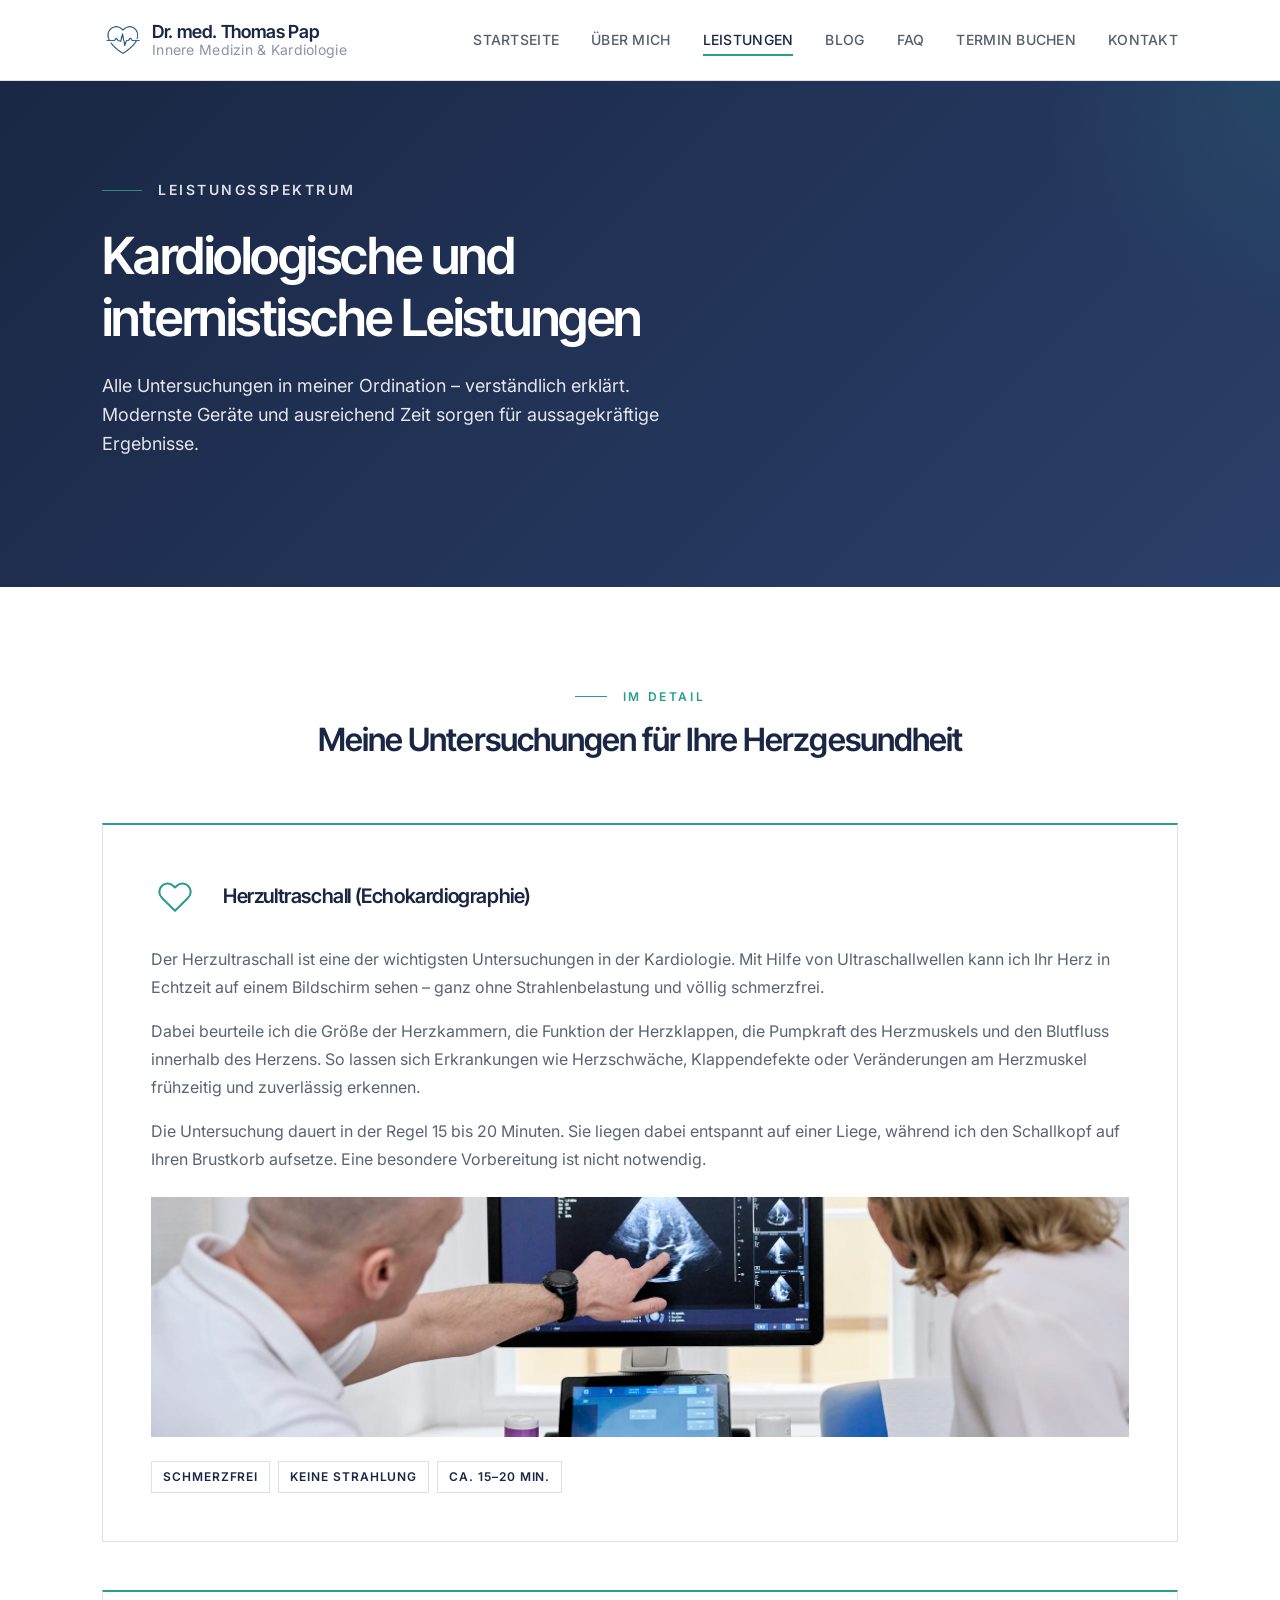
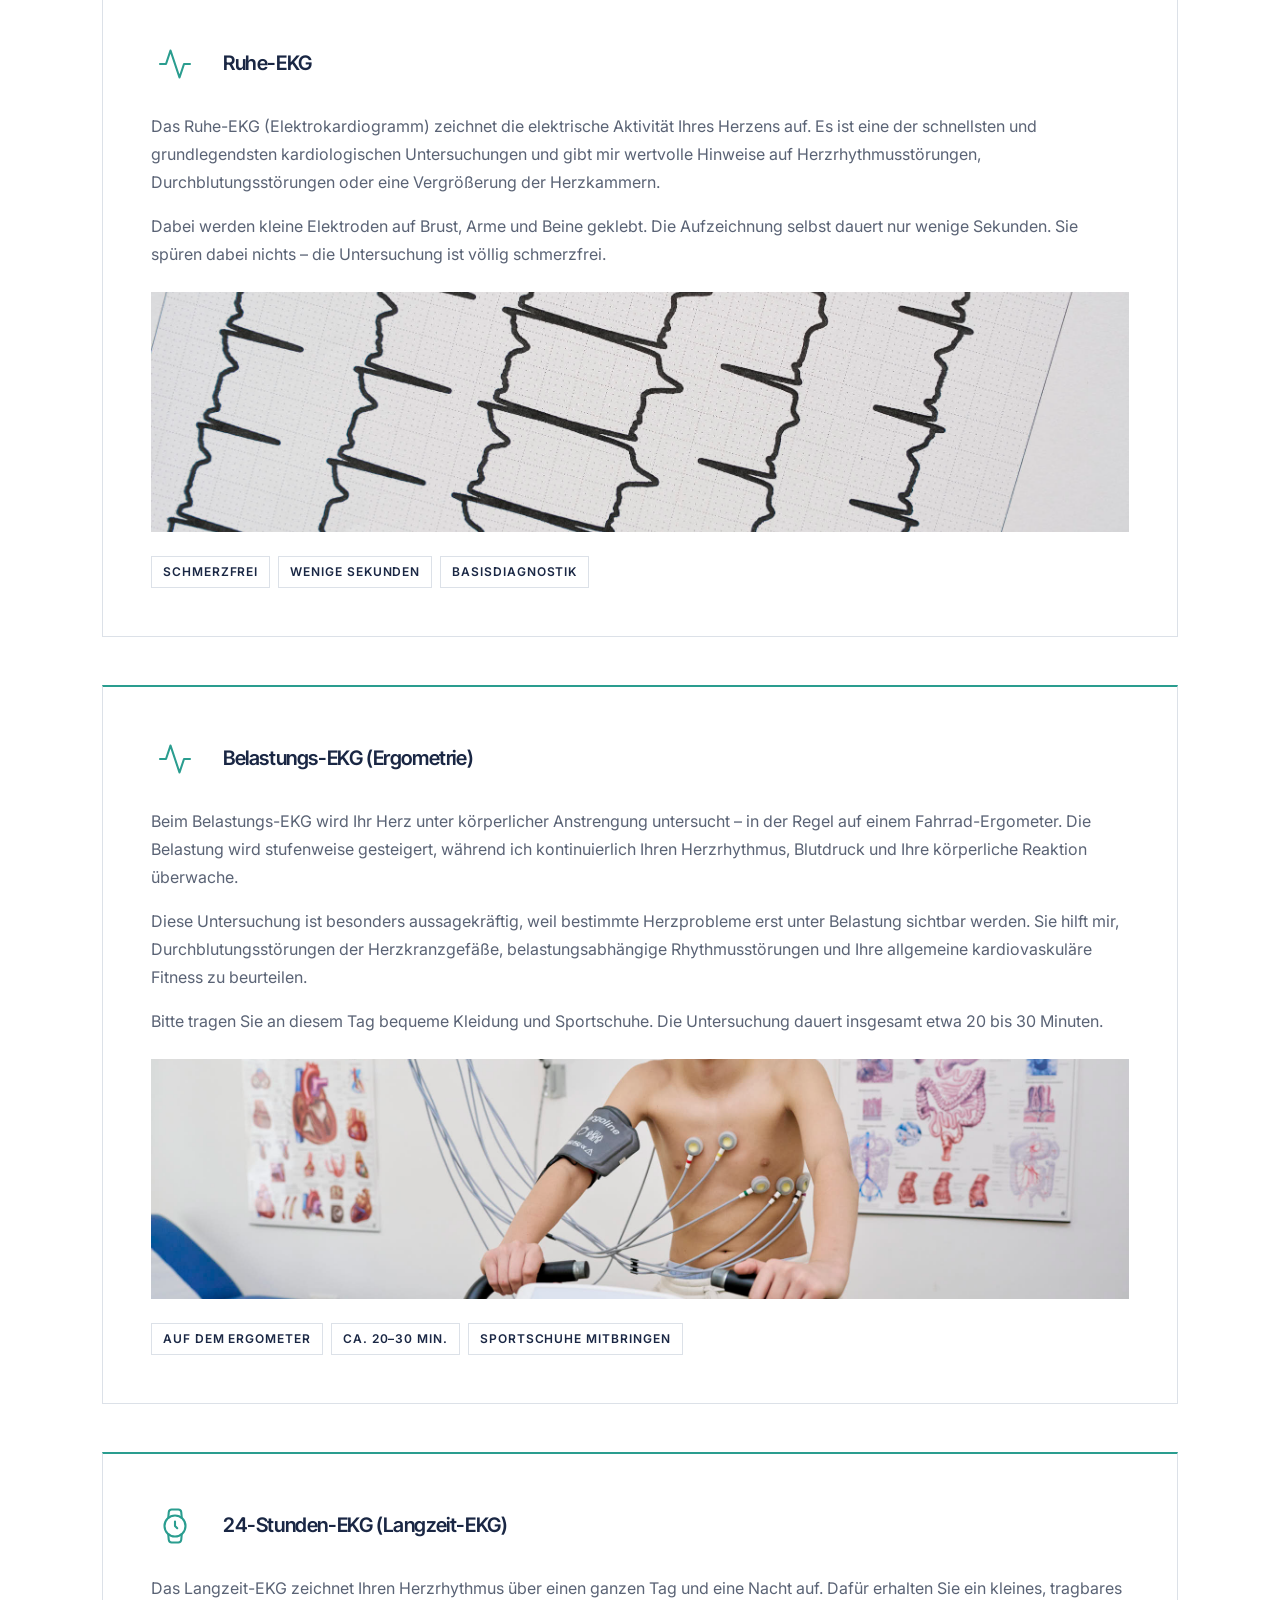
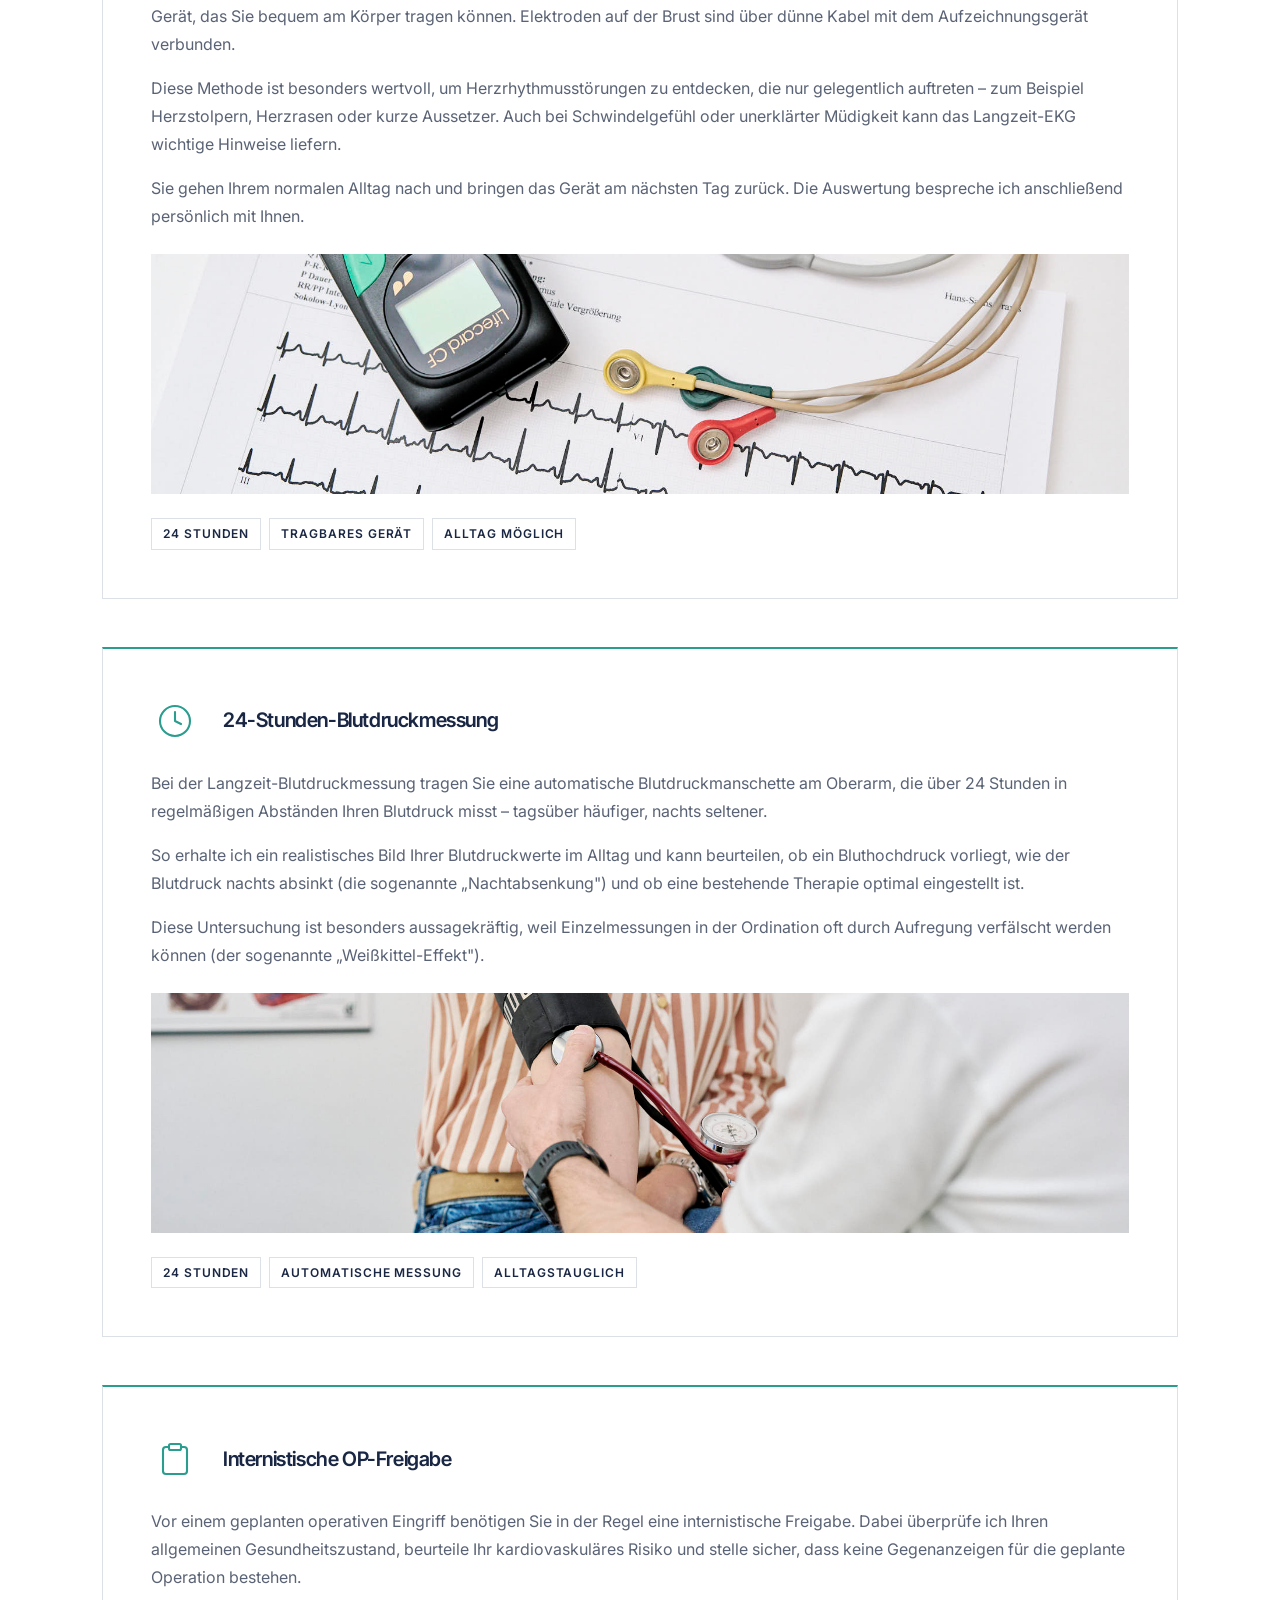
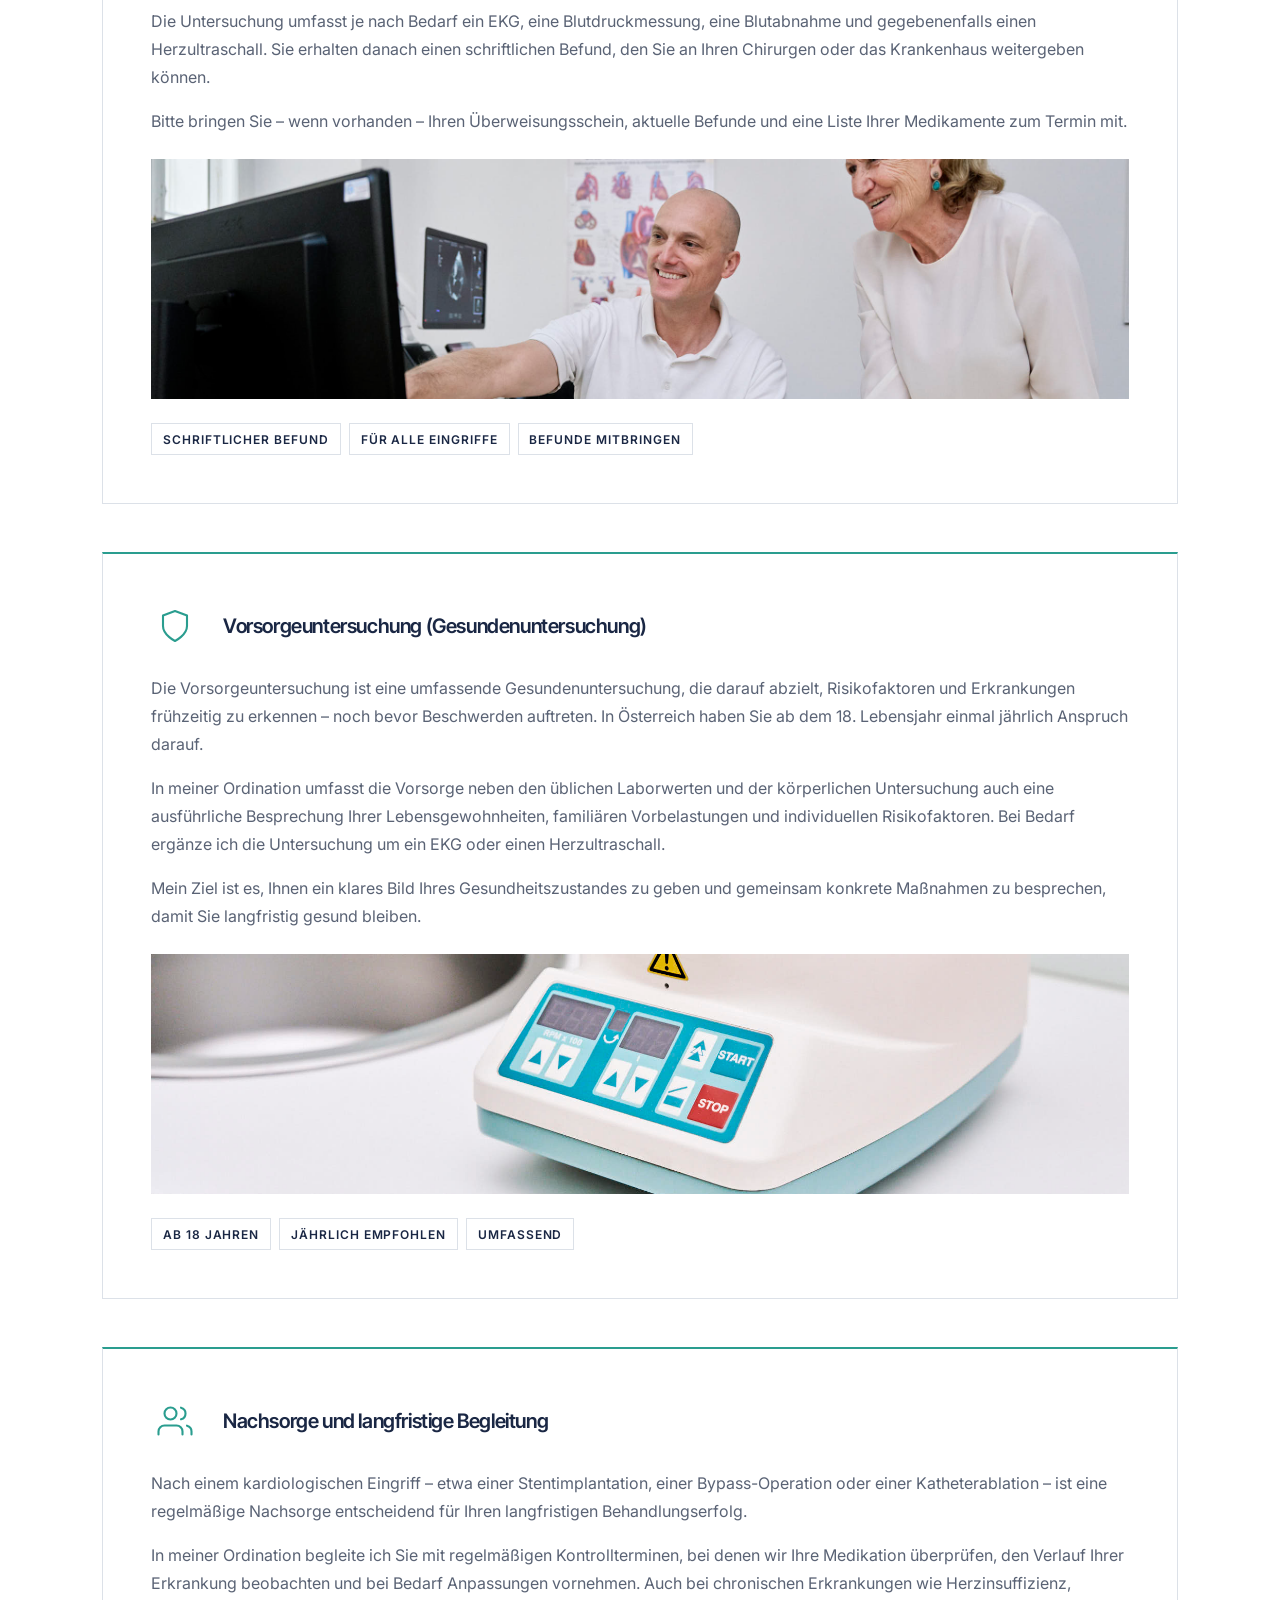
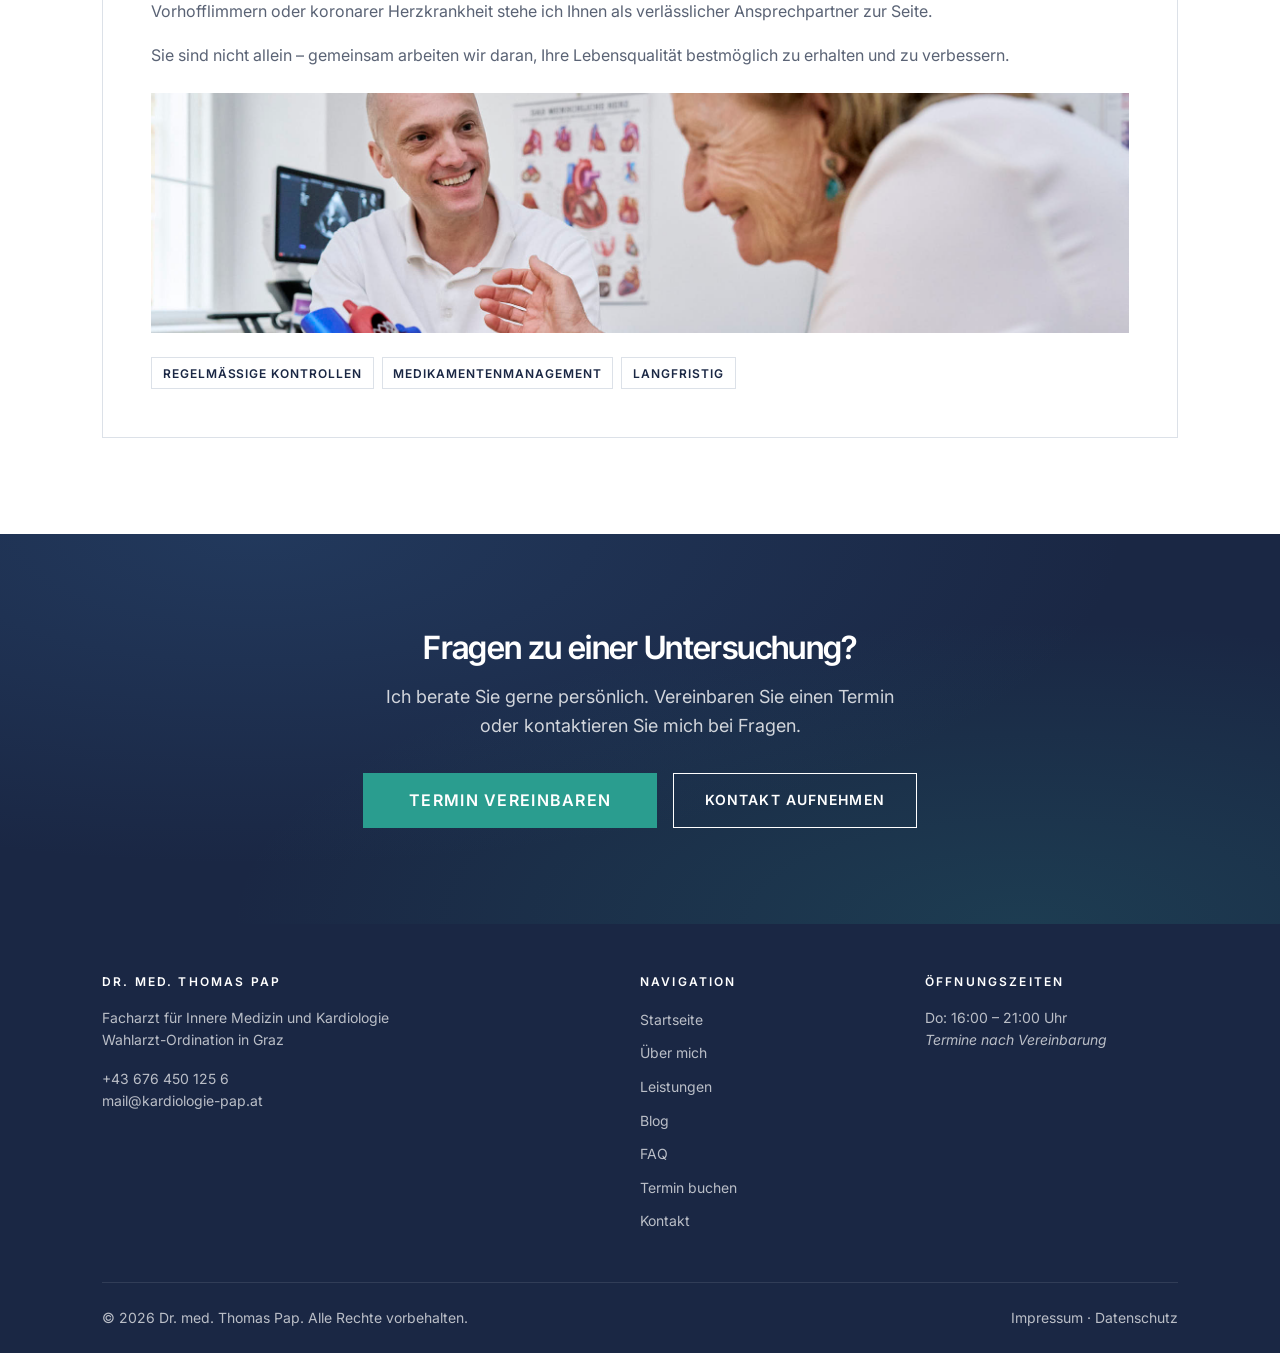
<file: leistungen/index.html>
<!DOCTYPE html>
<html lang="de-AT">
<head>
  <meta charset="UTF-8">
  <meta name="viewport" content="width=device-width, initial-scale=1.0">

  <title>Leistungen – Dr. med. Thomas Pap | Kardiologie &amp; Innere Medizin Graz</title>
  <meta name="description" content="Herzultraschall, EKG, 24h-Blutdruck, Vorsorge und OP-Freigaben: Alle kardiologischen und internistischen Leistungen von Dr. Thomas Pap in Graz im Überblick.">
  <meta name="robots" content="index, follow">
  <link rel="canonical" href="https://www.kardiologie-pap.at/leistungen/">

  <meta property="og:type" content="website">
  <meta property="og:title" content="Kardiologische Leistungen – Dr. med. Thomas Pap, Graz">
  <meta property="og:description" content="Herzultraschall, EKG, Vorsorge, OP-Freigabe und mehr – laienverständlich erklärt.">
  <meta property="og:url" content="https://www.kardiologie-pap.at/leistungen/">
  <meta property="og:locale" content="de_AT">
  <meta property="og:site_name" content="Dr. med. Thomas Pap">
  <meta property="og:image" content="https://www.kardiologie-pap.at/img/photos/empfangsbereich-ordination.jpg">
  <meta property="og:image:type" content="image/jpeg">
  <meta property="og:image:width" content="2102">
  <meta property="og:image:height" content="1402">
  <meta property="og:image:alt" content="Empfangsbereich der kardiologischen Ordination Dr. Thomas Pap in Graz">
  <!-- Twitter Card -->
  <meta name="twitter:card" content="summary_large_image">
  <meta name="twitter:title" content="Kardiologische Leistungen – Dr. med. Thomas Pap, Graz">
  <meta name="twitter:description" content="Herzultraschall, EKG, Vorsorge, OP-Freigabe und mehr – laienverständlich erklärt.">
  <meta name="twitter:image" content="https://www.kardiologie-pap.at/img/photos/empfangsbereich-ordination.jpg">

  <link rel="icon" href="/favicon.ico" type="image/x-icon">
  <link rel="apple-touch-icon" sizes="180x180" href="/img/icons/logo.png">
  <meta name="theme-color" content="#1a2744">
  <meta name="copyright" content="Dr. med. Thomas Pap">
  <meta name="audience" content="Patientinnen und Patienten in Graz und Steiermark">
  <meta name="page-topic" content="Kardiologie, Innere Medizin, Wahlarzt-Ordination">
  <meta name="revisit-after" content="14 days">
  <meta http-equiv="expires" content="14 days">
  <link rel="preconnect" href="https://fonts.googleapis.com">
  <link rel="preconnect" href="https://fonts.gstatic.com" crossorigin>
  <link href="https://fonts.googleapis.com/css2?family=Inter:wght@400;500;600;700&family=Inter+Tight:wght@500;600;700&display=swap" rel="stylesheet">
  <link rel="stylesheet" href="/style.css">

  <style>
    /* Page-specific: detailed service blocks */
    .service-detail {
      display: grid;
      gap: var(--sp-2xl);
    }
    .service-block {
      display: grid;
      gap: var(--sp-md);
      padding: var(--sp-lg);
      background: var(--clr-white);
      border: 1px solid var(--clr-gray-200);
      border-top: 2px solid var(--clr-accent);
    }
    .service-block__header {
      display: flex;
      align-items: center;
      gap: var(--sp-md);
    }
    @media (min-width: 600px) {
      .service-block { gap: var(--sp-lg); padding: var(--sp-2xl); }
      .service-block__header { gap: var(--sp-lg); }
    }
    .service-block__icon {
      flex-shrink: 0;
      width: 48px;
      height: 48px;
      display: flex;
      align-items: center;
      justify-content: center;
      background: transparent;
      padding: 0;
    }
    .service-block__title {
      font-size: var(--fs-xl);
      font-family: var(--ff-heading);
      font-weight: var(--fw-semibold);
      letter-spacing: var(--tracking-tight);
    }
    .service-block__body p {
      color: var(--clr-text-light);
      line-height: var(--lh-loose);
    }
    .service-block__body p + p {
      margin-top: var(--sp-md);
    }
    .service-block__tags {
      display: flex;
      flex-wrap: wrap;
      gap: var(--sp-sm);
    }
    .tag {
      display: inline-block;
      font-size: 0.75rem;
      font-weight: var(--fw-semibold);
      letter-spacing: 0.08em;
      text-transform: uppercase;
      padding: 0.45em 0.9em;
      background: transparent;
      color: var(--clr-navy);
      border: 1px solid var(--clr-gray-200);
      border-radius: 0;
    }
    .service-block__icon svg {
      width: 36px;
      height: 36px;
      stroke: var(--clr-accent);
      fill: none;
      stroke-width: 1.4;
      stroke-linecap: round;
      stroke-linejoin: round;
    }
    .service-block__img {
      overflow: hidden;
    }
    .service-block__img img {
      width: 100%;
      height: 200px;
      object-fit: cover;
    }
    @media (min-width: 600px) {
      .service-block__img img { height: 240px; }
    }
  </style>

  <!-- Structured Data: BreadcrumbList -->
  <script type="application/ld+json">
  {
    "@context": "https://schema.org",
    "@type": "BreadcrumbList",
    "itemListElement": [
      { "@type": "ListItem", "position": 1, "name": "Startseite", "item": "https://www.kardiologie-pap.at/" },
      { "@type": "ListItem", "position": 2, "name": "Leistungen", "item": "https://www.kardiologie-pap.at/leistungen/" }
    ]
  }
  </script>
</head>
<body>

  <a href="#main-content" class="skip-link">Zum Hauptinhalt springen</a>

  <!-- ========== HEADER ========== -->
  <header class="site-header" role="banner">
    <div class="container">
      <a href="/" class="logo" aria-label="Zur Startseite von Dr. med. Thomas Pap">
        <img src="/img/icons/logo.png" alt="Logo Dr. med. Thomas Pap – Kardiologie Graz" class="logo__img" width="42" height="42">
        <span class="logo__text">
          <span class="logo__name">Dr. med. Thomas Pap</span>
          <span class="logo__subtitle">Innere Medizin &amp; Kardiologie</span>
        </span>
      </a>
      <nav class="main-nav" aria-label="Hauptnavigation">
        <ul class="main-nav__list">
          <li><a href="/" class="main-nav__link">Startseite</a></li>
          <li><a href="/ueber-mich/" class="main-nav__link">Über mich</a></li>
          <li><a href="/leistungen/" class="main-nav__link main-nav__link--active" aria-current="page">Leistungen</a></li>
          <li><a href="/blog/" class="main-nav__link">Blog</a></li>
          <li><a href="/faq/" class="main-nav__link">FAQ</a></li>
          <li><a href="/termin/" class="main-nav__link">Termin buchen</a></li>
          <li><a href="/kontakt/" class="main-nav__link">Kontakt</a></li>
        </ul>
      </nav>
      <button class="burger" aria-label="Menü öffnen" aria-expanded="false" aria-controls="mobile-nav">
        <span class="burger__line"></span>
        <span class="burger__line"></span>
        <span class="burger__line"></span>
      </button>
    </div>
  </header>

  <nav class="mobile-nav" id="mobile-nav" aria-label="Mobile Navigation" aria-hidden="true">
    <ul class="mobile-nav__list">
      <li><a href="/" class="mobile-nav__link">Startseite</a></li>
      <li><a href="/ueber-mich/" class="mobile-nav__link">Über mich</a></li>
      <li><a href="/leistungen/" class="mobile-nav__link" aria-current="page">Leistungen</a></li>
      <li><a href="/blog/" class="mobile-nav__link">Blog</a></li>
      <li><a href="/faq/" class="mobile-nav__link">FAQ</a></li>
      <li><a href="/termin/" class="mobile-nav__link">Termin buchen</a></li>
      <li><a href="/kontakt/" class="mobile-nav__link">Kontakt</a></li>
    </ul>
  </nav>

  <!-- ========== MAIN ========== -->
  <main id="main-content">

    <!-- Page Hero -->
    <section class="hero hero--compact" aria-labelledby="page-title">
      <div class="container">
        <div class="hero__content">
          <span class="hero__overline">Leistungsspektrum</span>
          <h1 id="page-title" class="hero__title">Kardiologische und internistische Leistungen</h1>
          <p class="hero__text">
            Alle Untersuchungen in meiner Ordination – verständlich erklärt. Modernste Geräte und
            ausreichend Zeit sorgen für aussagekräftige Ergebnisse.
          </p>
        </div>
      </div>
    </section>

    <!-- Detailed Services -->
    <section class="section" aria-labelledby="leistungen-title">
      <div class="container">
        <div class="section__header">
          <span class="section__overline">Im Detail</span>
          <h2 id="leistungen-title" class="section__title">Meine Untersuchungen für Ihre Herzgesundheit</h2>
        </div>

        <div class="service-detail">

          <!-- Herzultraschall -->
          <article class="service-block" id="herzultraschall">
            <div class="service-block__header">
              <div class="service-block__icon" aria-hidden="true"><svg viewBox="0 0 24 24" xmlns="http://www.w3.org/2000/svg"><path d="M20.84 4.61a5.5 5.5 0 0 0-7.78 0L12 5.67l-1.06-1.06a5.5 5.5 0 0 0-7.78 7.78l1.06 1.06L12 21.23l7.78-7.78 1.06-1.06a5.5 5.5 0 0 0 0-7.78z"/></svg></div>
              <h3 class="service-block__title">Herzultraschall (Echokardiographie)</h3>
            </div>
            <div class="service-block__body">
              <p>
                Der Herzultraschall ist eine der wichtigsten Untersuchungen in der Kardiologie. Mit Hilfe von
                Ultraschallwellen kann ich Ihr Herz in Echtzeit auf einem Bildschirm sehen – ganz ohne
                Strahlenbelastung und völlig schmerzfrei.
              </p>
              <p>
                Dabei beurteile ich die Größe der Herzkammern, die Funktion der Herzklappen, die Pumpkraft
                des Herzmuskels und den Blutfluss innerhalb des Herzens. So lassen sich Erkrankungen wie
                Herzschwäche, Klappendefekte oder Veränderungen am Herzmuskel frühzeitig und zuverlässig erkennen.
              </p>
              <p>
                Die Untersuchung dauert in der Regel 15 bis 20 Minuten. Sie liegen dabei entspannt auf einer Liege,
                während ich den Schallkopf auf Ihren Brustkorb aufsetze. Eine besondere Vorbereitung ist nicht notwendig.
              </p>
            </div>
            <div class="service-block__img">
              <img src="/img/photos/herzultraschall-echokardiographie.jpg" alt="Herzultraschall-Untersuchung – Ärztin führt Echokardiographie am Patienten durch" width="800" height="450" loading="lazy">
            </div>
            <div class="service-block__tags">
              <span class="tag">Schmerzfrei</span>
              <span class="tag">Keine Strahlung</span>
              <span class="tag">ca. 15–20 Min.</span>
            </div>
          </article>

          <!-- Ruhe-EKG -->
          <article class="service-block" id="ruhe-ekg">
            <div class="service-block__header">
              <div class="service-block__icon" aria-hidden="true"><svg viewBox="0 0 24 24" xmlns="http://www.w3.org/2000/svg"><polyline points="22 12 18 12 15 21 9 3 6 12 2 12"/></svg></div>
              <h3 class="service-block__title">Ruhe-EKG</h3>
            </div>
            <div class="service-block__body">
              <p>
                Das Ruhe-EKG (Elektrokardiogramm) zeichnet die elektrische Aktivität Ihres Herzens auf. Es ist eine der
                schnellsten und grundlegendsten kardiologischen Untersuchungen und gibt mir wertvolle Hinweise auf
                Herzrhythmusstörungen, Durchblutungsstörungen oder eine Vergrößerung der Herzkammern.
              </p>
              <p>
                Dabei werden kleine Elektroden auf Brust, Arme und Beine geklebt. Die Aufzeichnung selbst dauert nur
                wenige Sekunden. Sie spüren dabei nichts – die Untersuchung ist völlig schmerzfrei.
              </p>
            </div>
            <div class="service-block__img">
              <img src="/img/photos/ruhe-ekg.jpg" alt="Ruhe-EKG – Patient wird mit EKG-Elektroden untersucht" width="800" height="450" loading="lazy">
            </div>
            <div class="service-block__tags">
              <span class="tag">Schmerzfrei</span>
              <span class="tag">Wenige Sekunden</span>
              <span class="tag">Basisdiagnostik</span>
            </div>
          </article>

          <!-- Belastungs-EKG -->
          <article class="service-block" id="belastungs-ekg">
            <div class="service-block__header">
              <div class="service-block__icon" aria-hidden="true"><svg viewBox="0 0 24 24" xmlns="http://www.w3.org/2000/svg"><polyline points="22 12 18 12 15 21 9 3 6 12 2 12"/></svg></div>
              <h3 class="service-block__title">Belastungs-EKG (Ergometrie)</h3>
            </div>
            <div class="service-block__body">
              <p>
                Beim Belastungs-EKG wird Ihr Herz unter körperlicher Anstrengung untersucht – in der Regel auf
                einem Fahrrad-Ergometer. Die Belastung wird stufenweise gesteigert, während ich kontinuierlich
                Ihren Herzrhythmus, Blutdruck und Ihre körperliche Reaktion überwache.
              </p>
              <p>
                Diese Untersuchung ist besonders aussagekräftig, weil bestimmte Herzprobleme erst unter Belastung
                sichtbar werden. Sie hilft mir, Durchblutungsstörungen der Herzkranzgefäße, belastungsabhängige
                Rhythmusstörungen und Ihre allgemeine kardiovaskuläre Fitness zu beurteilen.
              </p>
              <p>
                Bitte tragen Sie an diesem Tag bequeme Kleidung und Sportschuhe. Die Untersuchung dauert insgesamt
                etwa 20 bis 30 Minuten.
              </p>
            </div>
            <div class="service-block__img">
              <img src="/img/photos/belastungs-ekg-ergometer.jpg" alt="Belastungs-EKG – Patient auf dem Fahrrad-Ergometer mit Monitor" width="800" height="450" loading="lazy">
            </div>
            <div class="service-block__tags">
              <span class="tag">Auf dem Ergometer</span>
              <span class="tag">ca. 20–30 Min.</span>
              <span class="tag">Sportschuhe mitbringen</span>
            </div>
          </article>

          <!-- 24h-EKG -->
          <article class="service-block" id="langzeit-ekg">
            <div class="service-block__header">
              <div class="service-block__icon" aria-hidden="true"><svg viewBox="0 0 24 24" xmlns="http://www.w3.org/2000/svg"><circle cx="12" cy="12" r="7"/><polyline points="12 9 12 12 13.5 13.5"/><path d="M16.51 17.35l-.35 3.83a2 2 0 0 1-2 1.82H9.83a2 2 0 0 1-2-1.82l-.35-3.83m.01-10.7l.35-3.83A2 2 0 0 1 9.83 1h4.35a2 2 0 0 1 2 1.82l.35 3.83"/></svg></div>
              <h3 class="service-block__title">24-Stunden-EKG (Langzeit-EKG)</h3>
            </div>
            <div class="service-block__body">
              <p>
                Das Langzeit-EKG zeichnet Ihren Herzrhythmus über einen ganzen Tag und eine Nacht auf.
                Dafür erhalten Sie ein kleines, tragbares Gerät, das Sie bequem am Körper tragen können.
                Elektroden auf der Brust sind über dünne Kabel mit dem Aufzeichnungsgerät verbunden.
              </p>
              <p>
                Diese Methode ist besonders wertvoll, um Herzrhythmusstörungen zu entdecken, die nur
                gelegentlich auftreten – zum Beispiel Herzstolpern, Herzrasen oder kurze Aussetzer. Auch
                bei Schwindelgefühl oder unerklärter Müdigkeit kann das Langzeit-EKG wichtige Hinweise liefern.
              </p>
              <p>
                Sie gehen Ihrem normalen Alltag nach und bringen das Gerät am nächsten Tag zurück. Die
                Auswertung bespreche ich anschließend persönlich mit Ihnen.
              </p>
            </div>
            <div class="service-block__img">
              <img src="/img/photos/langzeit-ekg-24-stunden.jpg" alt="Langzeit-EKG – tragbares Aufzeichnungsgerät für die 24-Stunden-EKG-Messung" width="800" height="450" loading="lazy">
            </div>
            <div class="service-block__tags">
              <span class="tag">24 Stunden</span>
              <span class="tag">Tragbares Gerät</span>
              <span class="tag">Alltag möglich</span>
            </div>
          </article>

          <!-- 24h-Blutdruck -->
          <article class="service-block" id="langzeit-blutdruck">
            <div class="service-block__header">
              <div class="service-block__icon" aria-hidden="true"><svg viewBox="0 0 24 24" xmlns="http://www.w3.org/2000/svg"><circle cx="12" cy="12" r="10"/><polyline points="12 6 12 12 16 14"/></svg></div>
              <h3 class="service-block__title">24-Stunden-Blutdruckmessung</h3>
            </div>
            <div class="service-block__body">
              <p>
                Bei der Langzeit-Blutdruckmessung tragen Sie eine automatische Blutdruckmanschette am Oberarm,
                die über 24 Stunden in regelmäßigen Abständen Ihren Blutdruck misst – tagsüber häufiger, nachts
                seltener.
              </p>
              <p>
                So erhalte ich ein realistisches Bild Ihrer Blutdruckwerte im Alltag und kann beurteilen, ob
                ein Bluthochdruck vorliegt, wie der Blutdruck nachts absinkt (die sogenannte „Nachtabsenkung")
                und ob eine bestehende Therapie optimal eingestellt ist.
              </p>
              <p>
                Diese Untersuchung ist besonders aussagekräftig, weil Einzelmessungen in der Ordination oft durch
                Aufregung verfälscht werden können (der sogenannte „Weißkittel-Effekt").
              </p>
            </div>
            <div class="service-block__img">
              <img src="/img/photos/langzeit-blutdruckmessung.jpg" alt="24-Stunden-Blutdruckmessung – Patientin mit automatischer Blutdruckmanschette" width="800" height="450" loading="lazy">
            </div>
            <div class="service-block__tags">
              <span class="tag">24 Stunden</span>
              <span class="tag">Automatische Messung</span>
              <span class="tag">Alltagstauglich</span>
            </div>
          </article>

          <!-- OP-Freigabe -->
          <article class="service-block" id="op-freigabe">
            <div class="service-block__header">
              <div class="service-block__icon" aria-hidden="true"><svg viewBox="0 0 24 24" xmlns="http://www.w3.org/2000/svg"><path d="M16 4h2a2 2 0 0 1 2 2v14a2 2 0 0 1-2 2H6a2 2 0 0 1-2-2V6a2 2 0 0 1 2-2h2"/><rect x="8" y="2" width="8" height="4" rx="1" ry="1"/></svg></div>
              <h3 class="service-block__title">Internistische OP-Freigabe</h3>
            </div>
            <div class="service-block__body">
              <p>
                Vor einem geplanten operativen Eingriff benötigen Sie in der Regel eine internistische Freigabe.
                Dabei überprüfe ich Ihren allgemeinen Gesundheitszustand, beurteile Ihr kardiovaskuläres Risiko
                und stelle sicher, dass keine Gegenanzeigen für die geplante Operation bestehen.
              </p>
              <p>
                Die Untersuchung umfasst je nach Bedarf ein EKG, eine Blutdruckmessung, eine Blutabnahme und
                gegebenenfalls einen Herzultraschall. Sie erhalten danach einen schriftlichen Befund, den Sie
                an Ihren Chirurgen oder das Krankenhaus weitergeben können.
              </p>
              <p>
                Bitte bringen Sie – wenn vorhanden – Ihren Überweisungsschein, aktuelle Befunde und eine
                Liste Ihrer Medikamente zum Termin mit.
              </p>
            </div>
            <div class="service-block__img">
              <img src="/img/photos/beratungsgespraech.jpg" alt="Ärztliches Beratungsgespräch zur OP-Freigabe" width="800" height="450" loading="lazy" style="object-position: 50% 35%;">
            </div>
            <div class="service-block__tags">
              <span class="tag">Schriftlicher Befund</span>
              <span class="tag">Für alle Eingriffe</span>
              <span class="tag">Befunde mitbringen</span>
            </div>
          </article>

          <!-- Vorsorge -->
          <article class="service-block" id="vorsorge">
            <div class="service-block__header">
              <div class="service-block__icon" aria-hidden="true"><svg viewBox="0 0 24 24" xmlns="http://www.w3.org/2000/svg"><path d="M12 22s8-4 8-10V5l-8-3-8 3v7c0 6 8 10 8 10z"/></svg></div>
              <h3 class="service-block__title">Vorsorgeuntersuchung (Gesundenuntersuchung)</h3>
            </div>
            <div class="service-block__body">
              <p>
                Die Vorsorgeuntersuchung ist eine umfassende Gesundenuntersuchung, die darauf abzielt,
                Risikofaktoren und Erkrankungen frühzeitig zu erkennen – noch bevor Beschwerden auftreten.
                In Österreich haben Sie ab dem 18. Lebensjahr einmal jährlich Anspruch darauf.
              </p>
              <p>
                In meiner Ordination umfasst die Vorsorge neben den üblichen Laborwerten und der
                körperlichen Untersuchung auch eine ausführliche Besprechung Ihrer Lebensgewohnheiten,
                familiären Vorbelastungen und individuellen Risikofaktoren. Bei Bedarf ergänze ich die
                Untersuchung um ein EKG oder einen Herzultraschall.
              </p>
              <p>
                Mein Ziel ist es, Ihnen ein klares Bild Ihres Gesundheitszustandes zu geben und gemeinsam
                konkrete Maßnahmen zu besprechen, damit Sie langfristig gesund bleiben.
              </p>
            </div>
            <div class="service-block__img">
              <img src="/img/photos/vorsorge-untersuchung.jpg" alt="Vorsorgeuntersuchung – kardiologische Gesundenuntersuchung in der Ordination Dr. Pap" width="800" height="450" loading="lazy" style="object-position: 50% 90%;">
            </div>
            <div class="service-block__tags">
              <span class="tag">Ab 18 Jahren</span>
              <span class="tag">Jährlich empfohlen</span>
              <span class="tag">Umfassend</span>
            </div>
          </article>

          <!-- Nachsorge -->
          <article class="service-block" id="nachsorge">
            <div class="service-block__header">
              <div class="service-block__icon" aria-hidden="true"><svg viewBox="0 0 24 24" xmlns="http://www.w3.org/2000/svg"><path d="M17 21v-2a4 4 0 0 0-4-4H5a4 4 0 0 0-4 4v2"/><circle cx="9" cy="7" r="4"/><path d="M23 21v-2a4 4 0 0 0-3-3.87"/><path d="M16 3.13a4 4 0 0 1 0 7.75"/></svg></div>
              <h3 class="service-block__title">Nachsorge und langfristige Begleitung</h3>
            </div>
            <div class="service-block__body">
              <p>
                Nach einem kardiologischen Eingriff – etwa einer Stentimplantation, einer Bypass-Operation
                oder einer Katheterablation – ist eine regelmäßige Nachsorge entscheidend für Ihren
                langfristigen Behandlungserfolg.
              </p>
              <p>
                In meiner Ordination begleite ich Sie mit regelmäßigen Kontrollterminen, bei denen wir Ihre
                Medikation überprüfen, den Verlauf Ihrer Erkrankung beobachten und bei Bedarf Anpassungen
                vornehmen. Auch bei chronischen Erkrankungen wie Herzinsuffizienz, Vorhofflimmern oder
                koronarer Herzkrankheit stehe ich Ihnen als verlässlicher Ansprechpartner zur Seite.
              </p>
              <p>
                Sie sind nicht allein – gemeinsam arbeiten wir daran, Ihre Lebensqualität bestmöglich zu
                erhalten und zu verbessern.
              </p>
            </div>
            <div class="service-block__img">
              <img src="/img/photos/nachsorge-betreuung.jpg" alt="Kardiologische Nachsorge – langfristige Betreuung nach Herzeingriffen in der Ordination Dr. Pap" width="800" height="450" loading="lazy" style="object-position: 50% 30%;">
            </div>
            <div class="service-block__tags">
              <span class="tag">Regelmäßige Kontrollen</span>
              <span class="tag">Medikamentenmanagement</span>
              <span class="tag">Langfristig</span>
            </div>
          </article>

        </div>
      </div>
    </section>

    <!-- CTA -->
    <section class="cta-section" aria-labelledby="cta-title">
      <div class="container">
        <h2 id="cta-title" class="cta-section__title">Fragen zu einer Untersuchung?</h2>
        <p class="cta-section__text">
          Ich berate Sie gerne persönlich. Vereinbaren Sie einen Termin oder kontaktieren Sie mich bei Fragen.
        </p>
        <div style="display: flex; flex-wrap: wrap; gap: var(--sp-md); justify-content: center;">
          <a href="/termin/" class="btn btn--primary btn--lg">Termin vereinbaren</a>
          <a href="/kontakt/" class="btn btn--outline">Kontakt aufnehmen</a>
        </div>
      </div>
    </section>

  </main>

  <!-- ========== FOOTER ========== -->
  <footer class="site-footer" role="contentinfo">
    <div class="container">
      <div class="footer-grid">
        <div>
          <p class="footer__heading">Dr. med. Thomas Pap</p>
          <p class="footer__text">
            Facharzt für Innere Medizin und Kardiologie<br>
            Wahlarzt-Ordination in Graz
          </p>
          <p class="footer__text" style="margin-top: var(--sp-md);">
            <a href="tel:+436764501256">+43 676 450 125 6</a><br>
            <a href="#" class="js-mail" data-u="mail" data-d="kardiologie-pap.at" rel="nofollow">mail (at) kardiologie-pap.at</a>
          </p>
        </div>
        <div>
          <p class="footer__heading">Navigation</p>
          <ul class="footer__nav-list">
            <li><a href="/" class="footer__nav-link">Startseite</a></li>
            <li><a href="/ueber-mich/" class="footer__nav-link">Über mich</a></li>
            <li><a href="/leistungen/" class="footer__nav-link">Leistungen</a></li>
            <li><a href="/blog/" class="footer__nav-link">Blog</a></li>
            <li><a href="/faq/" class="footer__nav-link">FAQ</a></li>
            <li><a href="/termin/" class="footer__nav-link">Termin buchen</a></li>
            <li><a href="/kontakt/" class="footer__nav-link">Kontakt</a></li>
          </ul>
        </div>
        <div>
          <p class="footer__heading">Öffnungszeiten</p>
          <p class="footer__text">
            Do: 16:00 – 21:00 Uhr<br>
            
            <em>Termine nach Vereinbarung</em>
          </p>
        </div>
      </div>
      <div class="footer__bottom">
        <span>&copy; 2026 Dr. med. Thomas Pap. Alle Rechte vorbehalten.</span>
        <span>
          <a href="/impressum/">Impressum</a> &middot;
          <a href="/datenschutz/">Datenschutz</a>
        </span>
      </div>
    </div>
  </footer>

  <script>
    (function () {
      'use strict';
      var burger = document.querySelector('.burger');
      var mobileNav = document.getElementById('mobile-nav');
      var mobileLinks = mobileNav.querySelectorAll('.mobile-nav__link');
      function toggleMenu() {
        var isOpen = burger.getAttribute('aria-expanded') === 'true';
        burger.setAttribute('aria-expanded', String(!isOpen));
        burger.setAttribute('aria-label', isOpen ? 'Menü öffnen' : 'Menü schließen');
        mobileNav.setAttribute('aria-hidden', String(isOpen));
        document.body.style.overflow = isOpen ? '' : 'hidden';
      }
      burger.addEventListener('click', toggleMenu);
      mobileLinks.forEach(function (link) {
        link.addEventListener('click', function () {
          burger.setAttribute('aria-expanded', 'false');
          burger.setAttribute('aria-label', 'Menü öffnen');
          mobileNav.setAttribute('aria-hidden', 'true');
          document.body.style.overflow = '';
        });
      });
      document.addEventListener('keydown', function (e) {
        if (e.key === 'Escape' && burger.getAttribute('aria-expanded') === 'true') {
          toggleMenu(); burger.focus();
        }
      });
      var header = document.querySelector('.site-header');
      window.addEventListener('scroll', function () {
        header.classList.toggle('scrolled', window.scrollY > 10);
      }, { passive: true });

      // Foldable bodies on mobile (≤599px)
      var mq = window.matchMedia('(max-width: 599px)');
      function applyCollapse(matches) {
        document.querySelectorAll('.service-block__body').forEach(function (body) {
          var existing = body.querySelector(':scope > details.collapsible-mobile');
          if (matches) {
            if (existing) return;
            var paragraphs = Array.prototype.filter.call(body.children, function (el) { return el.tagName === 'P'; });
            if (paragraphs.length < 2) return;
            var details = document.createElement('details');
            details.className = 'collapsible-mobile';
            var summary = document.createElement('summary');
            summary.textContent = 'Weiterlesen';
            details.appendChild(summary);
            paragraphs.slice(1).forEach(function (p) { details.appendChild(p); });
            body.appendChild(details);
          } else if (existing) {
            var moved = existing.querySelectorAll(':scope > p');
            moved.forEach(function (p) { body.appendChild(p); });
            existing.remove();
          }
        });
      }
      applyCollapse(mq.matches);
      if (mq.addEventListener) mq.addEventListener('change', function (e) { applyCollapse(e.matches); });
      else if (mq.addListener) mq.addListener(function (e) { applyCollapse(e.matches); });
    })();
  </script>

  <script>document.querySelectorAll('a.js-mail').forEach(function(a){var u=a.getAttribute('data-u'),d=a.getAttribute('data-d');if(!u||!d)return;var addr=u+String.fromCharCode(64)+d;a.href='mailto:'+addr;a.textContent=addr;});</script>
</body>
</html>
</file>
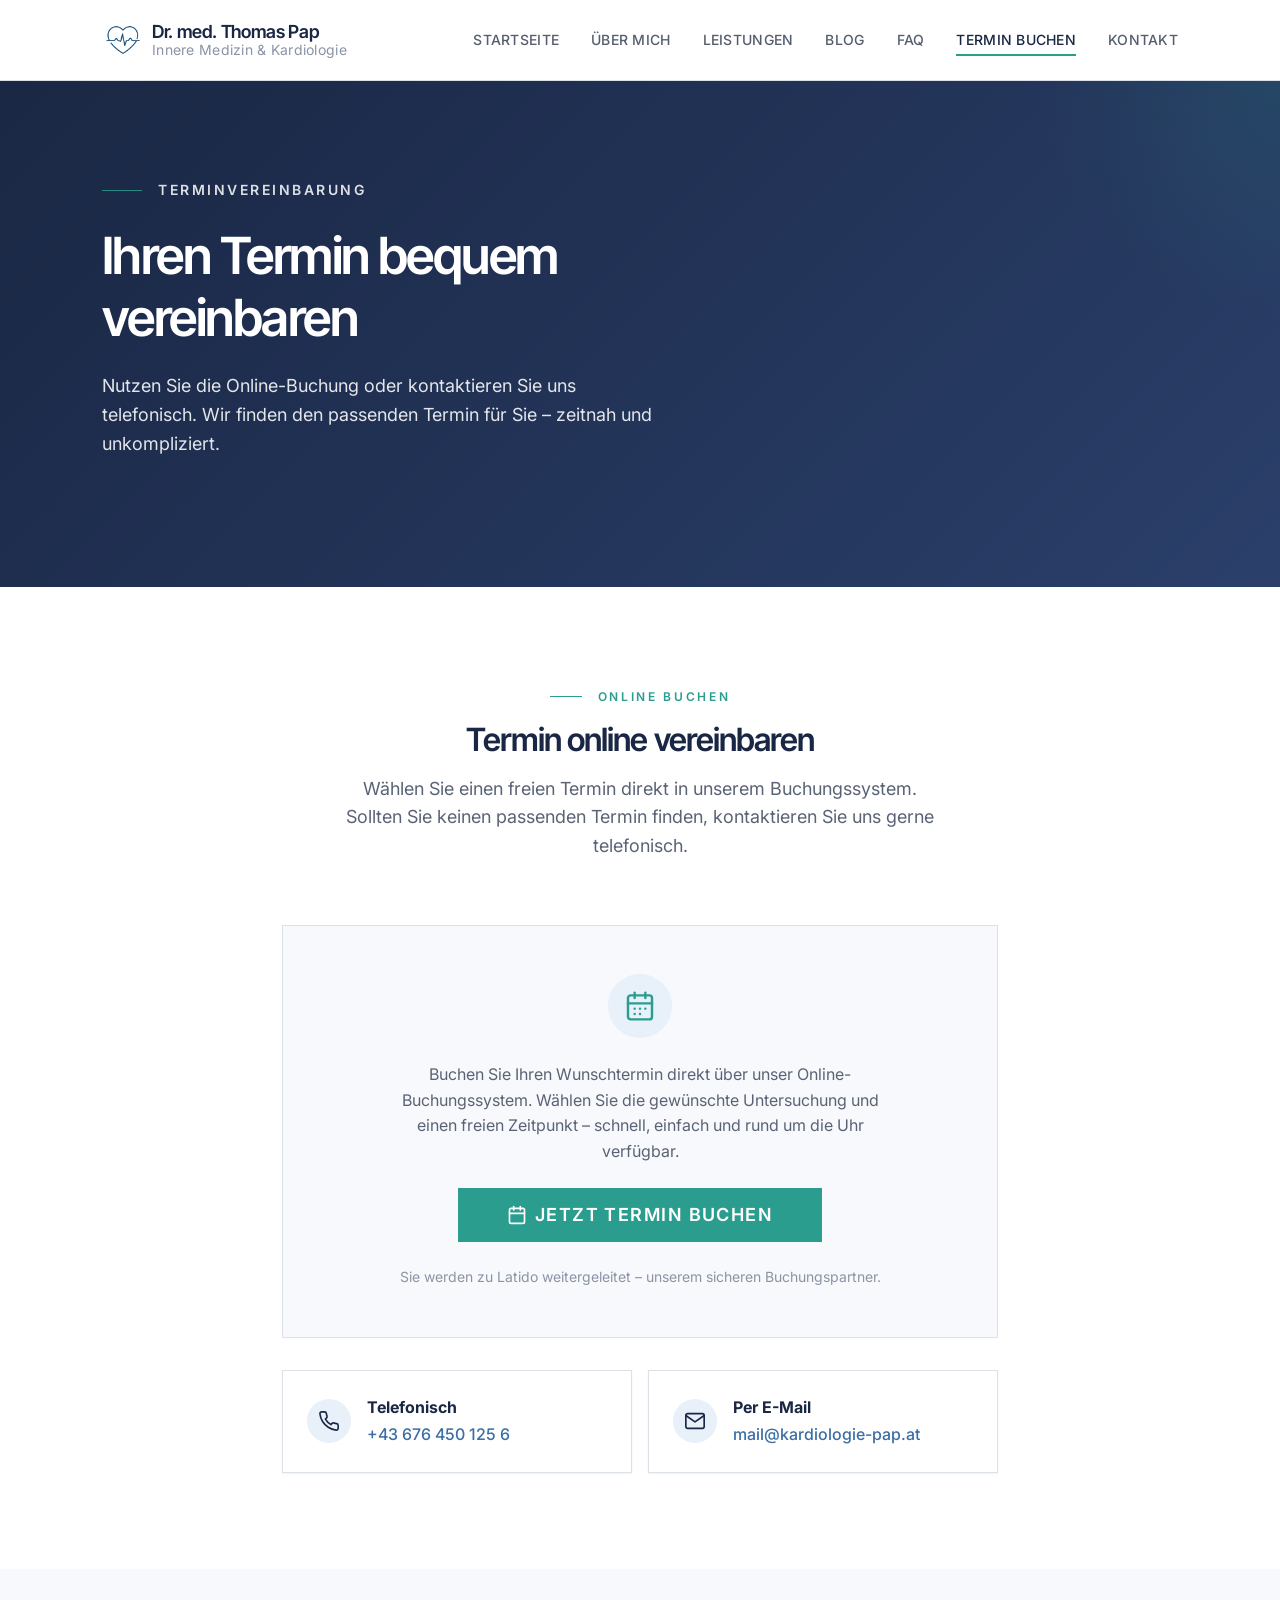
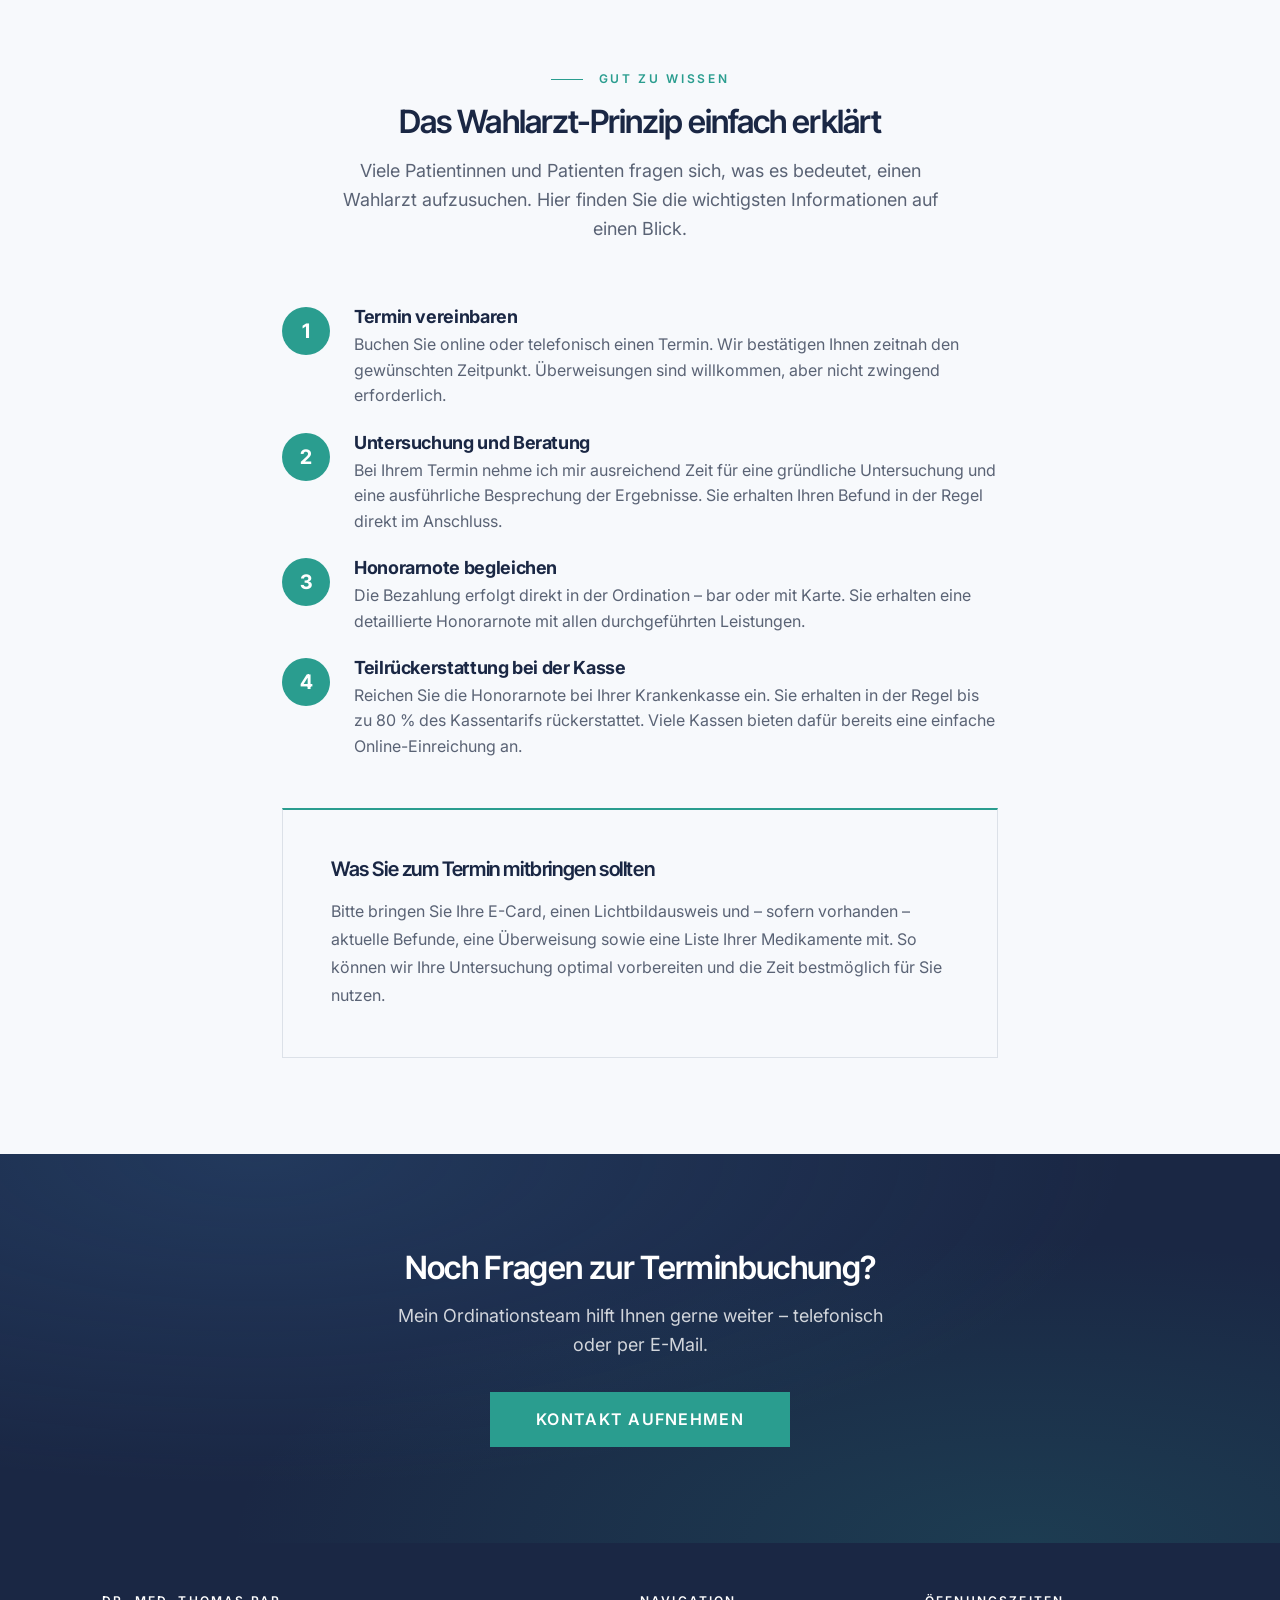
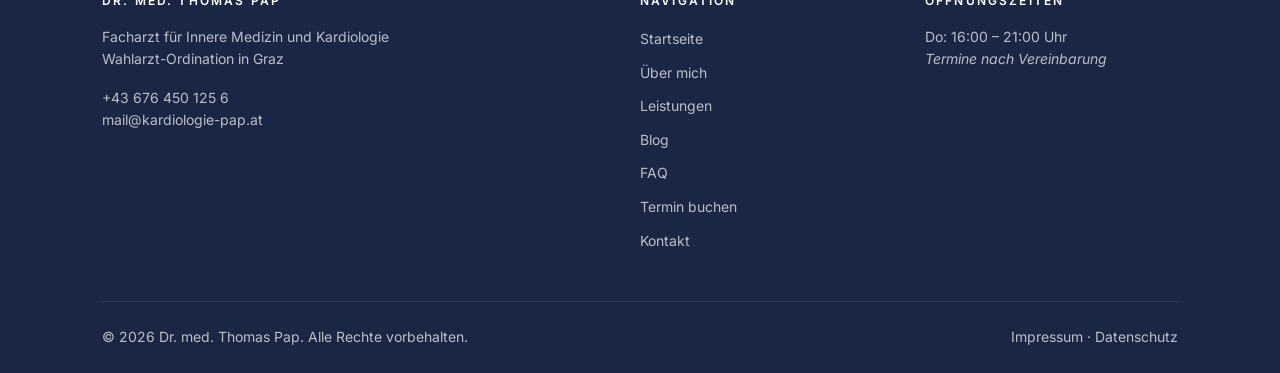
<file: termin/index.html>
<!DOCTYPE html>
<html lang="de-AT">
<head>
  <meta charset="UTF-8">
  <meta name="viewport" content="width=device-width, initial-scale=1.0">

  <title>Termin vereinbaren – Dr. med. Thomas Pap | Kardiologe Graz</title>
  <meta name="description" content="Buchen Sie Ihren Termin bei Dr. Thomas Pap, Facharzt für Kardiologie in Graz. Online-Terminbuchung, Wahlarzt-Prinzip erklärt, kaum Wartezeiten.">
  <meta name="robots" content="index, follow">
  <link rel="canonical" href="https://www.kardiologie-pap.at/termin/">

  <meta property="og:type" content="website">
  <meta property="og:title" content="Termin vereinbaren – Dr. med. Thomas Pap, Graz">
  <meta property="og:description" content="Einfach und schnell einen Termin buchen. Wahlarzt-Ordination für Kardiologie in Graz.">
  <meta property="og:url" content="https://www.kardiologie-pap.at/termin/">
  <meta property="og:locale" content="de_AT">
  <meta property="og:site_name" content="Dr. med. Thomas Pap">
  <meta property="og:image" content="https://www.kardiologie-pap.at/img/photos/empfangsbereich-ordination.jpg">
  <meta property="og:image:type" content="image/jpeg">
  <meta property="og:image:width" content="2102">
  <meta property="og:image:height" content="1402">
  <meta property="og:image:alt" content="Empfangsbereich der kardiologischen Ordination Dr. Thomas Pap in Graz">
  <!-- Twitter Card -->
  <meta name="twitter:card" content="summary_large_image">
  <meta name="twitter:title" content="Termin vereinbaren – Dr. med. Thomas Pap, Graz">
  <meta name="twitter:description" content="Einfach und schnell einen Termin buchen. Wahlarzt-Ordination für Kardiologie in Graz.">
  <meta name="twitter:image" content="https://www.kardiologie-pap.at/img/photos/empfangsbereich-ordination.jpg">

  <link rel="icon" href="/favicon.ico" type="image/x-icon">
  <link rel="apple-touch-icon" sizes="180x180" href="/img/icons/logo.png">
  <meta name="theme-color" content="#1a2744">
  <meta name="copyright" content="Dr. med. Thomas Pap">
  <meta name="audience" content="Patientinnen und Patienten in Graz und Steiermark">
  <meta name="page-topic" content="Kardiologie, Innere Medizin, Wahlarzt-Ordination">
  <meta name="revisit-after" content="14 days">
  <meta http-equiv="expires" content="14 days">
  <link rel="preconnect" href="https://fonts.googleapis.com">
  <link rel="preconnect" href="https://fonts.gstatic.com" crossorigin>
  <link href="https://fonts.googleapis.com/css2?family=Inter:wght@400;500;600;700&family=Inter+Tight:wght@500;600;700&display=swap" rel="stylesheet">
  <link rel="stylesheet" href="/style.css">

  <style>
    /* Page-specific: booking CTA & steps */
    .booking-cta {
      background: var(--clr-offwhite);
      border: 1px solid var(--clr-gray-200);
      border-radius: var(--border-radius-lg);
      padding: var(--sp-2xl) var(--sp-xl);
      text-align: center;
      display: flex;
      flex-direction: column;
      align-items: center;
      gap: var(--sp-lg);
    }
    .booking-cta__icon {
      width: 64px;
      height: 64px;
      display: flex;
      align-items: center;
      justify-content: center;
      background: var(--clr-blue-light);
      border-radius: 50%;
    }
    .booking-cta__icon svg {
      width: 32px;
      height: 32px;
      stroke: var(--clr-accent);
      fill: none;
      stroke-width: 1.8;
      stroke-linecap: round;
      stroke-linejoin: round;
    }
    .booking-cta__text {
      color: var(--clr-text-light);
      line-height: var(--lh-normal);
      max-width: 520px;
      font-size: var(--fs-base);
    }
    .booking-cta__btn {
      display: inline-flex;
      align-items: center;
      gap: var(--sp-sm);
      font-size: var(--fs-lg);
      padding: var(--sp-md) var(--sp-2xl);
    }
    .booking-cta__btn svg {
      width: 20px;
      height: 20px;
      stroke: currentColor;
      fill: none;
      stroke-width: 2;
      stroke-linecap: round;
      stroke-linejoin: round;
    }
    .booking-cta__hint {
      font-size: var(--fs-sm);
      color: var(--clr-gray-400);
    }
    .steps-grid {
      display: grid;
      gap: var(--sp-lg);
      counter-reset: step;
    }
    .step-item {
      display: flex;
      gap: var(--sp-lg);
      align-items: flex-start;
    }
    .step-item__number {
      flex-shrink: 0;
      width: 48px;
      height: 48px;
      display: flex;
      align-items: center;
      justify-content: center;
      background: var(--clr-accent);
      color: var(--clr-white);
      border-radius: 50%;
      font-family: var(--ff-heading);
      font-size: var(--fs-xl);
      font-weight: var(--fw-bold);
    }
    .step-item__content h3 {
      font-family: var(--ff-body);
      font-size: var(--fs-lg);
      font-weight: var(--fw-bold);
      margin-bottom: var(--sp-xs);
    }
    .step-item__content p {
      color: var(--clr-text-light);
      line-height: var(--lh-normal);
      font-size: var(--fs-base);
    }
    .contact-options {
      display: grid;
      gap: var(--sp-md);
      margin-top: var(--sp-xl);
    }
    .contact-option {
      display: flex;
      align-items: center;
      gap: var(--sp-md);
      padding: var(--sp-lg);
      background: var(--clr-white);
      border: 1px solid var(--clr-gray-200);
      border-radius: var(--border-radius-lg);
      box-shadow: var(--shadow-sm);
    }
    .contact-option__icon {
      flex-shrink: 0;
      width: 44px;
      height: 44px;
      display: flex;
      align-items: center;
      justify-content: center;
      background: var(--clr-blue-light);
      border-radius: 50%;
    }
    .contact-option__text strong {
      display: block;
      color: var(--clr-navy);
      margin-bottom: 2px;
    }
    .contact-option__text a {
      font-weight: var(--fw-medium);
    }
    .contact-option__icon svg {
      width: 22px;
      height: 22px;
      stroke: var(--clr-navy);
      fill: none;
      stroke-width: 1.8;
      stroke-linecap: round;
      stroke-linejoin: round;
    }
    @media (min-width: 600px) {
      .contact-options {
        grid-template-columns: repeat(2, 1fr);
      }
    }
  </style>

  <!-- Structured Data: BreadcrumbList -->
  <script type="application/ld+json">
  {
    "@context": "https://schema.org",
    "@type": "BreadcrumbList",
    "itemListElement": [
      { "@type": "ListItem", "position": 1, "name": "Startseite", "item": "https://www.kardiologie-pap.at/" },
      { "@type": "ListItem", "position": 2, "name": "Termin", "item": "https://www.kardiologie-pap.at/termin/" }
    ]
  }
  </script>
</head>
<body>

  <a href="#main-content" class="skip-link">Zum Hauptinhalt springen</a>

  <!-- ========== HEADER ========== -->
  <header class="site-header" role="banner">
    <div class="container">
      <a href="/" class="logo" aria-label="Zur Startseite von Dr. med. Thomas Pap">
        <img src="/img/icons/logo.png" alt="Logo Dr. med. Thomas Pap – Kardiologie Graz" class="logo__img" width="42" height="42">
        <span class="logo__text">
          <span class="logo__name">Dr. med. Thomas Pap</span>
          <span class="logo__subtitle">Innere Medizin &amp; Kardiologie</span>
        </span>
      </a>
      <nav class="main-nav" aria-label="Hauptnavigation">
        <ul class="main-nav__list">
          <li><a href="/" class="main-nav__link">Startseite</a></li>
          <li><a href="/ueber-mich/" class="main-nav__link">Über mich</a></li>
          <li><a href="/leistungen/" class="main-nav__link">Leistungen</a></li>
          <li><a href="/blog/" class="main-nav__link">Blog</a></li>
          <li><a href="/faq/" class="main-nav__link">FAQ</a></li>
          <li><a href="/termin/" class="main-nav__link main-nav__link--active" aria-current="page">Termin buchen</a></li>
          <li><a href="/kontakt/" class="main-nav__link">Kontakt</a></li>
        </ul>
      </nav>
      <button class="burger" aria-label="Menü öffnen" aria-expanded="false" aria-controls="mobile-nav">
        <span class="burger__line"></span>
        <span class="burger__line"></span>
        <span class="burger__line"></span>
      </button>
    </div>
  </header>

  <nav class="mobile-nav" id="mobile-nav" aria-label="Mobile Navigation" aria-hidden="true">
    <ul class="mobile-nav__list">
      <li><a href="/" class="mobile-nav__link">Startseite</a></li>
      <li><a href="/ueber-mich/" class="mobile-nav__link">Über mich</a></li>
      <li><a href="/leistungen/" class="mobile-nav__link">Leistungen</a></li>
      <li><a href="/blog/" class="mobile-nav__link">Blog</a></li>
      <li><a href="/faq/" class="mobile-nav__link">FAQ</a></li>
      <li><a href="/termin/" class="mobile-nav__link" aria-current="page">Termin buchen</a></li>
      <li><a href="/kontakt/" class="mobile-nav__link">Kontakt</a></li>
    </ul>
  </nav>

  <!-- ========== MAIN ========== -->
  <main id="main-content">

    <!-- Page Hero -->
    <section class="hero hero--compact" aria-labelledby="page-title">
      <div class="container">
        <div class="hero__content">
          <span class="hero__overline">Terminvereinbarung</span>
          <h1 id="page-title" class="hero__title">Ihren Termin bequem vereinbaren</h1>
          <p class="hero__text">
            Nutzen Sie die Online-Buchung oder kontaktieren Sie uns telefonisch.
            Wir finden den passenden Termin für Sie – zeitnah und unkompliziert.
          </p>
        </div>
      </div>
    </section>

    <!-- Online Booking Widget -->
    <section class="section" aria-labelledby="booking-title">
      <div class="container container--narrow">
        <div class="section__header">
          <span class="section__overline">Online buchen</span>
          <h2 id="booking-title" class="section__title">Termin online vereinbaren</h2>
          <p class="section__subtitle">
            Wählen Sie einen freien Termin direkt in unserem Buchungssystem. Sollten Sie keinen passenden
            Termin finden, kontaktieren Sie uns gerne telefonisch.
          </p>
        </div>

        <!-- Latido Booking Button -->
        <div class="booking-cta" role="region" aria-label="Online-Terminbuchung">
          <div class="booking-cta__icon" aria-hidden="true">
            <svg viewBox="0 0 24 24" xmlns="http://www.w3.org/2000/svg"><rect x="3" y="4" width="18" height="18" rx="2" ry="2"/><line x1="16" y1="2" x2="16" y2="6"/><line x1="8" y1="2" x2="8" y2="6"/><line x1="3" y1="10" x2="21" y2="10"/><path d="M8 14h.01"/><path d="M12 14h.01"/><path d="M16 14h.01"/><path d="M8 18h.01"/><path d="M12 18h.01"/></svg>
          </div>
          <p class="booking-cta__text">
            Buchen Sie Ihren Wunschtermin direkt über unser Online-Buchungssystem. Wählen Sie die gewünschte Untersuchung und einen freien Zeitpunkt – schnell, einfach und rund um die Uhr verfügbar.
          </p>
          <a href="https://patient.latido.at/arzt/_Pap" target="_blank" rel="noopener" class="btn btn--primary btn--lg booking-cta__btn">
            <svg viewBox="0 0 24 24" xmlns="http://www.w3.org/2000/svg" aria-hidden="true"><rect x="3" y="4" width="18" height="18" rx="2" ry="2"/><line x1="16" y1="2" x2="16" y2="6"/><line x1="8" y1="2" x2="8" y2="6"/><line x1="3" y1="10" x2="21" y2="10"/></svg>
            Jetzt Termin buchen
          </a>
          <p class="booking-cta__hint">Sie werden zu Latido weitergeleitet – unserem sicheren Buchungspartner.</p>
        </div>

        <!-- Alternative Contact -->
        <div class="contact-options">
          <div class="contact-option">
            <div class="contact-option__icon" aria-hidden="true"><svg viewBox="0 0 24 24" xmlns="http://www.w3.org/2000/svg"><path d="M22 16.92v3a2 2 0 0 1-2.18 2 19.79 19.79 0 0 1-8.63-3.07 19.5 19.5 0 0 1-6-6 19.79 19.79 0 0 1-3.07-8.67A2 2 0 0 1 4.11 2h3a2 2 0 0 1 2 1.72c.127.96.361 1.903.7 2.81a2 2 0 0 1-.45 2.11L8.09 9.91a16 16 0 0 0 6 6l1.27-1.27a2 2 0 0 1 2.11-.45c.907.339 1.85.573 2.81.7A2 2 0 0 1 22 16.92z"/></svg></div>
            <div class="contact-option__text">
              <strong>Telefonisch</strong>
              <a href="tel:+436764501256">+43 676 450 125 6</a>
            </div>
          </div>
          <div class="contact-option">
            <div class="contact-option__icon" aria-hidden="true"><svg viewBox="0 0 24 24" xmlns="http://www.w3.org/2000/svg"><path d="M4 4h16c1.1 0 2 .9 2 2v12c0 1.1-.9 2-2 2H4c-1.1 0-2-.9-2-2V6c0-1.1.9-2 2-2z"/><polyline points="22,6 12,13 2,6"/></svg></div>
            <div class="contact-option__text">
              <strong>Per E-Mail</strong>
              <a href="#" class="js-mail" data-u="mail" data-d="kardiologie-pap.at" rel="nofollow">mail (at) kardiologie-pap.at</a>
            </div>
          </div>
        </div>
      </div>
    </section>

    <!-- Wahlarzt-Erklärung -->
    <section class="section section--alt" aria-labelledby="wahlarzt-title">
      <div class="container container--narrow">
        <div class="section__header">
          <span class="section__overline">Gut zu wissen</span>
          <h2 id="wahlarzt-title" class="section__title">Das Wahlarzt-Prinzip einfach erklärt</h2>
          <p class="section__subtitle">
            Viele Patientinnen und Patienten fragen sich, was es bedeutet, einen Wahlarzt aufzusuchen.
            Hier finden Sie die wichtigsten Informationen auf einen Blick.
          </p>
        </div>

        <div class="steps-grid">
          <div class="step-item">
            <div class="step-item__number">1</div>
            <div class="step-item__content">
              <h3>Termin vereinbaren</h3>
              <p>
                Buchen Sie online oder telefonisch einen Termin. Wir bestätigen Ihnen zeitnah den
                gewünschten Zeitpunkt. Überweisungen sind willkommen, aber nicht zwingend erforderlich.
              </p>
            </div>
          </div>

          <div class="step-item">
            <div class="step-item__number">2</div>
            <div class="step-item__content">
              <h3>Untersuchung und Beratung</h3>
              <p>
                Bei Ihrem Termin nehme ich mir ausreichend Zeit für eine gründliche Untersuchung und
                eine ausführliche Besprechung der Ergebnisse. Sie erhalten Ihren Befund in der Regel
                direkt im Anschluss.
              </p>
            </div>
          </div>

          <div class="step-item">
            <div class="step-item__number">3</div>
            <div class="step-item__content">
              <h3>Honorarnote begleichen</h3>
              <p>
                Die Bezahlung erfolgt direkt in der Ordination – bar oder mit Karte. Sie erhalten eine
                detaillierte Honorarnote mit allen durchgeführten Leistungen.
              </p>
            </div>
          </div>

          <div class="step-item">
            <div class="step-item__number">4</div>
            <div class="step-item__content">
              <h3>Teilrückerstattung bei der Kasse</h3>
              <p>
                Reichen Sie die Honorarnote bei Ihrer Krankenkasse ein. Sie erhalten in der Regel bis
                zu 80 % des Kassentarifs rückerstattet. Viele Kassen bieten dafür bereits eine einfache
                Online-Einreichung an.
              </p>
            </div>
          </div>
        </div>

        <!-- Info box -->
        <div class="info-banner" style="margin-top: var(--sp-2xl);">
          <h3 class="info-banner__title">
            Was Sie zum Termin mitbringen sollten
          </h3>
          <p class="info-banner__text">
            Bitte bringen Sie Ihre E-Card, einen Lichtbildausweis und – sofern vorhanden – aktuelle Befunde,
            eine Überweisung sowie eine Liste Ihrer Medikamente mit. So können wir Ihre Untersuchung optimal
            vorbereiten und die Zeit bestmöglich für Sie nutzen.
          </p>
        </div>
      </div>
    </section>

    <!-- CTA -->
    <section class="cta-section" aria-labelledby="cta-title">
      <div class="container">
        <h2 id="cta-title" class="cta-section__title">Noch Fragen zur Terminbuchung?</h2>
        <p class="cta-section__text">
          Mein Ordinationsteam hilft Ihnen gerne weiter – telefonisch oder per E-Mail.
        </p>
        <a href="/kontakt/" class="btn btn--primary btn--lg">Kontakt aufnehmen</a>
      </div>
    </section>

  </main>

  <!-- ========== FOOTER ========== -->
  <footer class="site-footer" role="contentinfo">
    <div class="container">
      <div class="footer-grid">
        <div>
          <p class="footer__heading">Dr. med. Thomas Pap</p>
          <p class="footer__text">
            Facharzt für Innere Medizin und Kardiologie<br>
            Wahlarzt-Ordination in Graz
          </p>
          <p class="footer__text" style="margin-top: var(--sp-md);">
            <a href="tel:+436764501256">+43 676 450 125 6</a><br>
            <a href="#" class="js-mail" data-u="mail" data-d="kardiologie-pap.at" rel="nofollow">mail (at) kardiologie-pap.at</a>
          </p>
        </div>
        <div>
          <p class="footer__heading">Navigation</p>
          <ul class="footer__nav-list">
            <li><a href="/" class="footer__nav-link">Startseite</a></li>
            <li><a href="/ueber-mich/" class="footer__nav-link">Über mich</a></li>
            <li><a href="/leistungen/" class="footer__nav-link">Leistungen</a></li>
            <li><a href="/blog/" class="footer__nav-link">Blog</a></li>
            <li><a href="/faq/" class="footer__nav-link">FAQ</a></li>
            <li><a href="/termin/" class="footer__nav-link">Termin buchen</a></li>
            <li><a href="/kontakt/" class="footer__nav-link">Kontakt</a></li>
          </ul>
        </div>
        <div>
          <p class="footer__heading">Öffnungszeiten</p>
          <p class="footer__text">
            Do: 16:00 – 21:00 Uhr<br>
            
            <em>Termine nach Vereinbarung</em>
          </p>
        </div>
      </div>
      <div class="footer__bottom">
        <span>&copy; 2026 Dr. med. Thomas Pap. Alle Rechte vorbehalten.</span>
        <span>
          <a href="/impressum/">Impressum</a> &middot;
          <a href="/datenschutz/">Datenschutz</a>
        </span>
      </div>
    </div>
  </footer>

  <script>
    (function () {
      'use strict';
      var burger = document.querySelector('.burger');
      var mobileNav = document.getElementById('mobile-nav');
      var mobileLinks = mobileNav.querySelectorAll('.mobile-nav__link');
      function toggleMenu() {
        var isOpen = burger.getAttribute('aria-expanded') === 'true';
        burger.setAttribute('aria-expanded', String(!isOpen));
        burger.setAttribute('aria-label', isOpen ? 'Menü öffnen' : 'Menü schließen');
        mobileNav.setAttribute('aria-hidden', String(isOpen));
        document.body.style.overflow = isOpen ? '' : 'hidden';
      }
      burger.addEventListener('click', toggleMenu);
      mobileLinks.forEach(function (link) {
        link.addEventListener('click', function () {
          burger.setAttribute('aria-expanded', 'false');
          burger.setAttribute('aria-label', 'Menü öffnen');
          mobileNav.setAttribute('aria-hidden', 'true');
          document.body.style.overflow = '';
        });
      });
      document.addEventListener('keydown', function (e) {
        if (e.key === 'Escape' && burger.getAttribute('aria-expanded') === 'true') {
          toggleMenu(); burger.focus();
        }
      });
      var header = document.querySelector('.site-header');
      window.addEventListener('scroll', function () {
        header.classList.toggle('scrolled', window.scrollY > 10);
      }, { passive: true });
    })();
  </script>

  <script>document.querySelectorAll('a.js-mail').forEach(function(a){var u=a.getAttribute('data-u'),d=a.getAttribute('data-d');if(!u||!d)return;var addr=u+String.fromCharCode(64)+d;a.href='mailto:'+addr;a.textContent=addr;});</script>
</body>
</html>
</file>
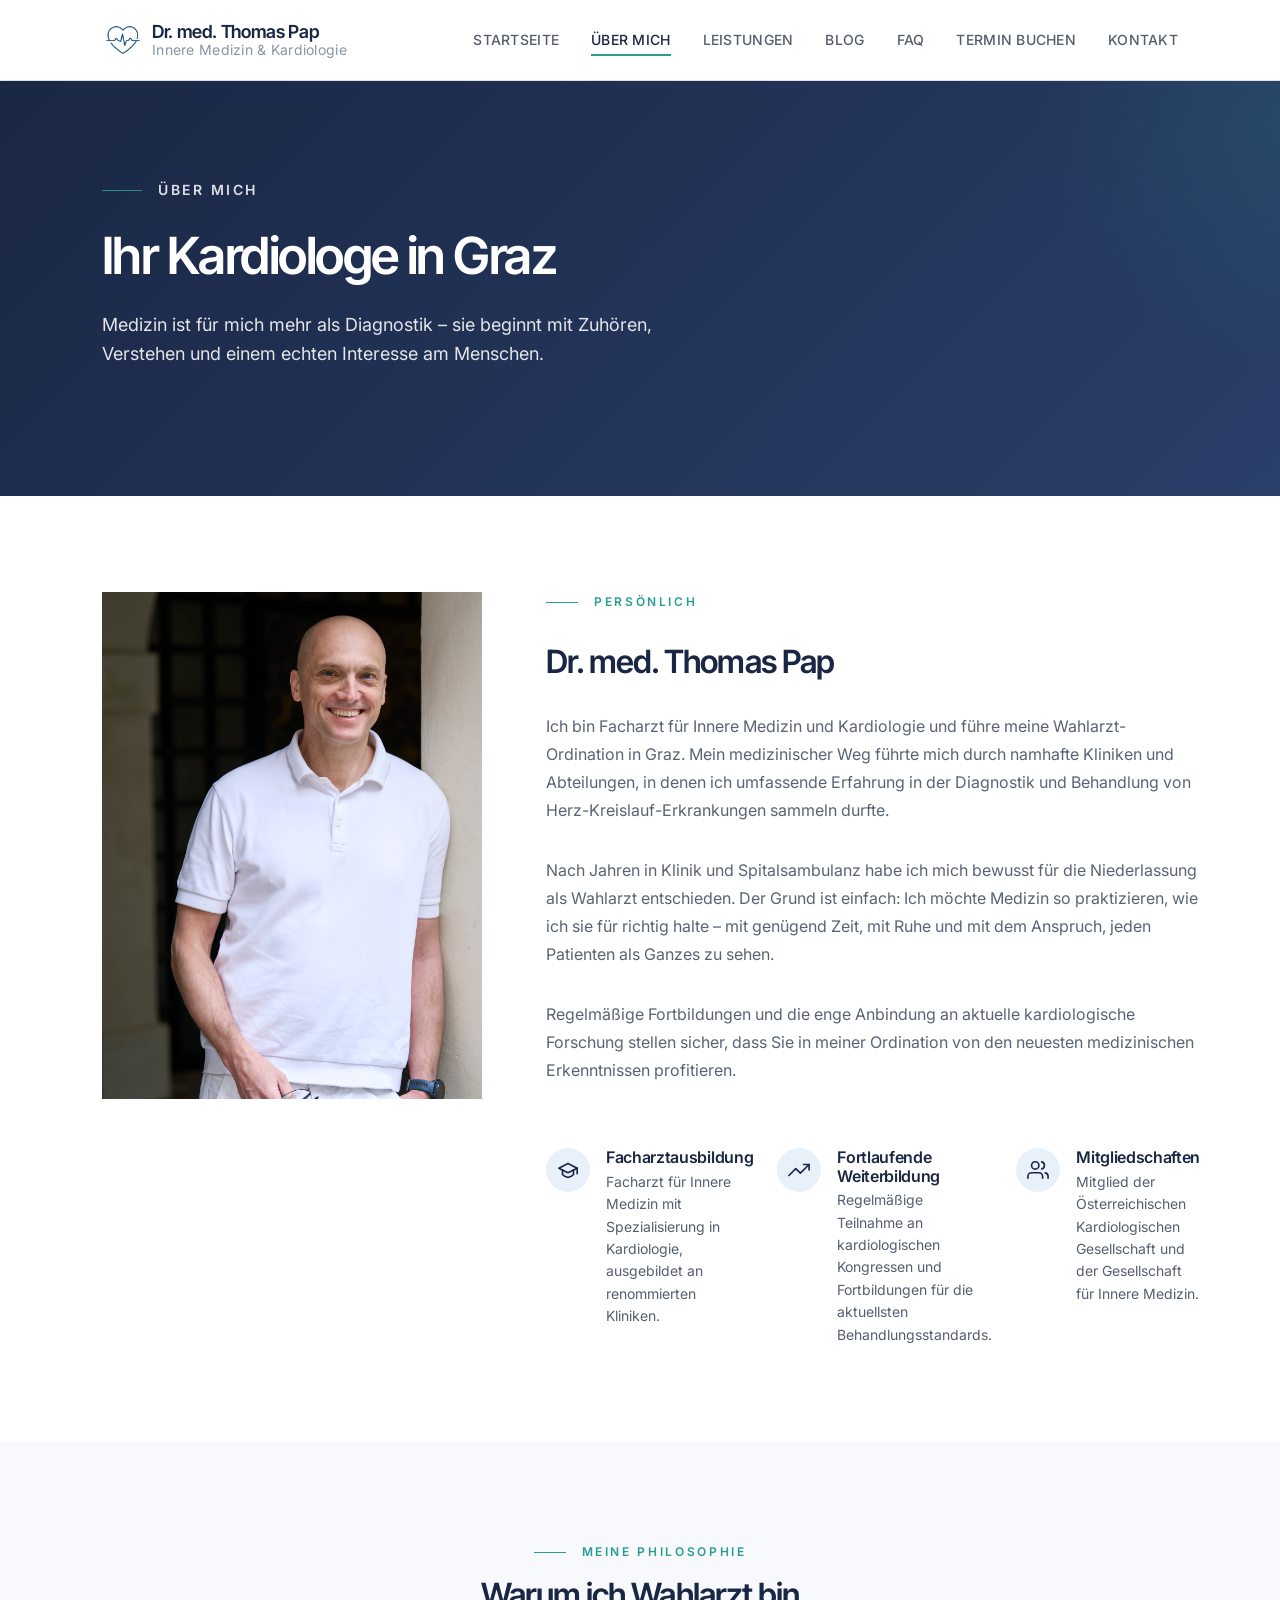
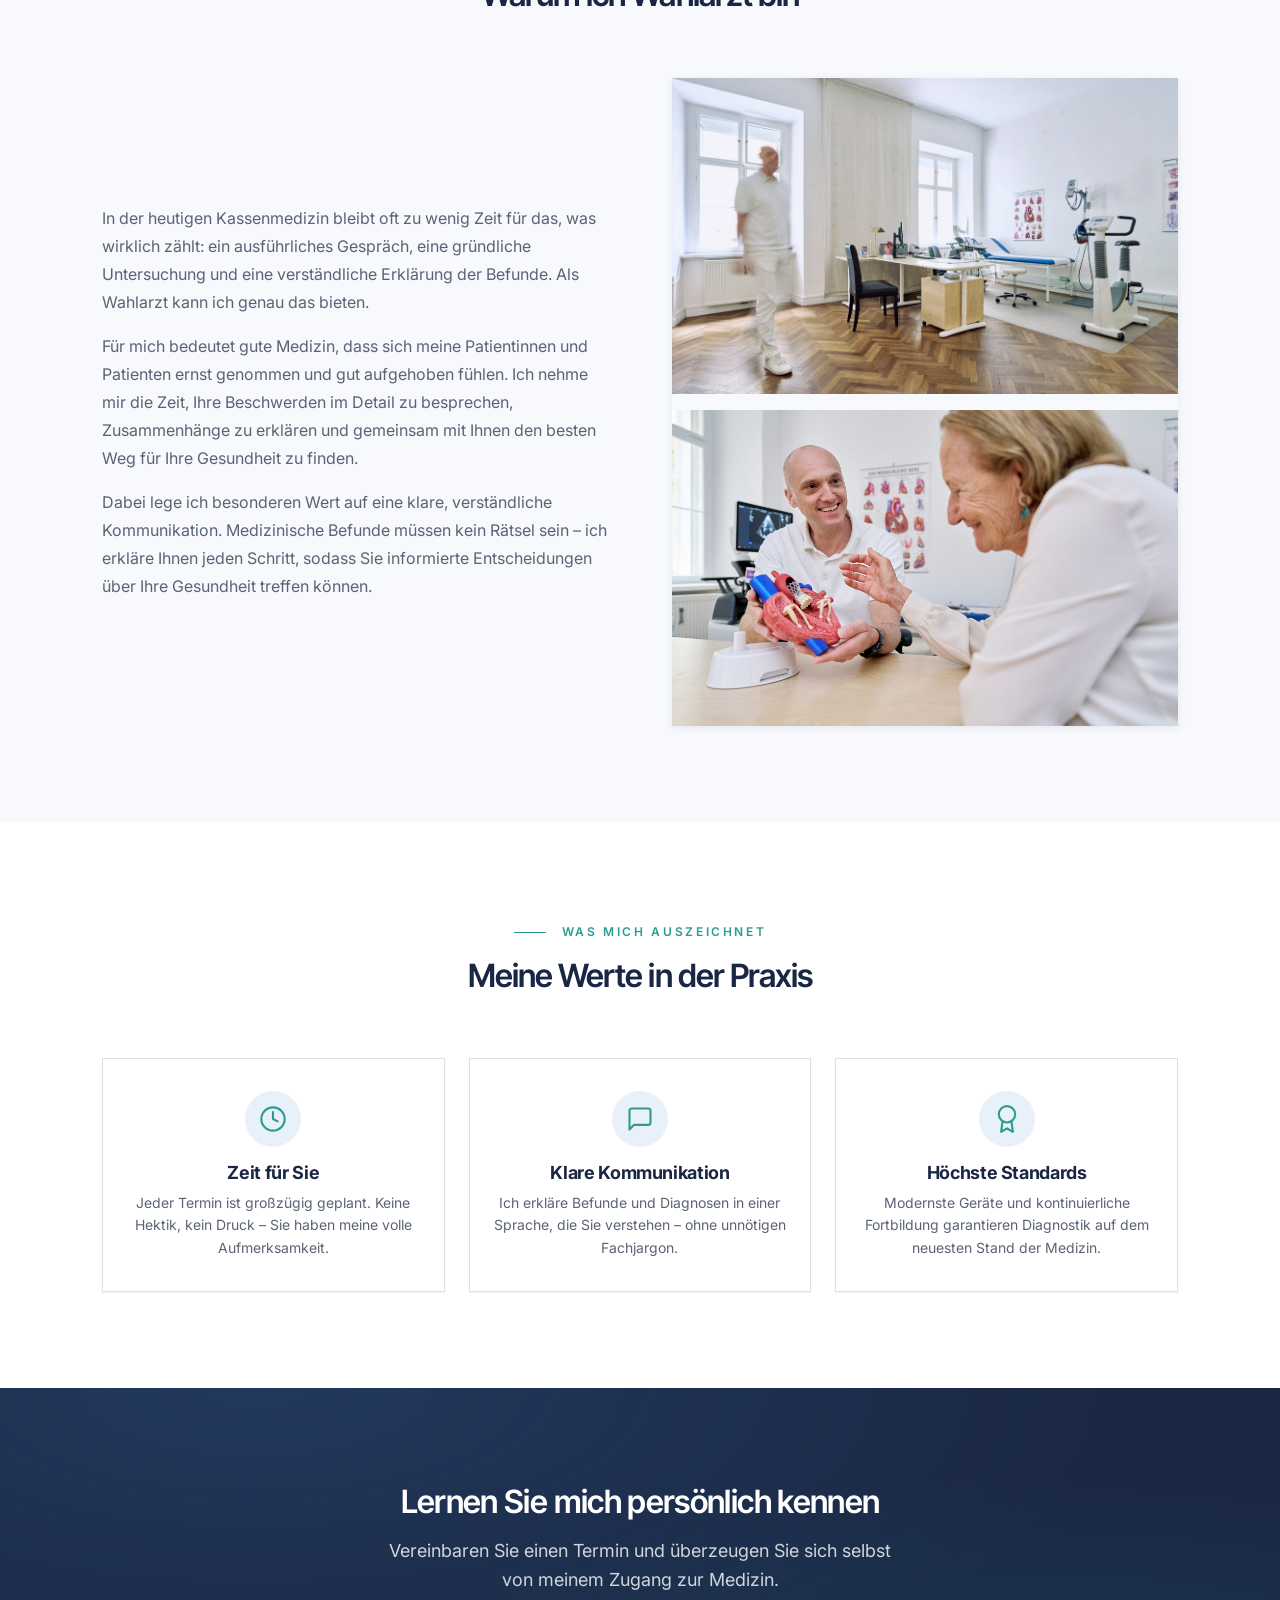
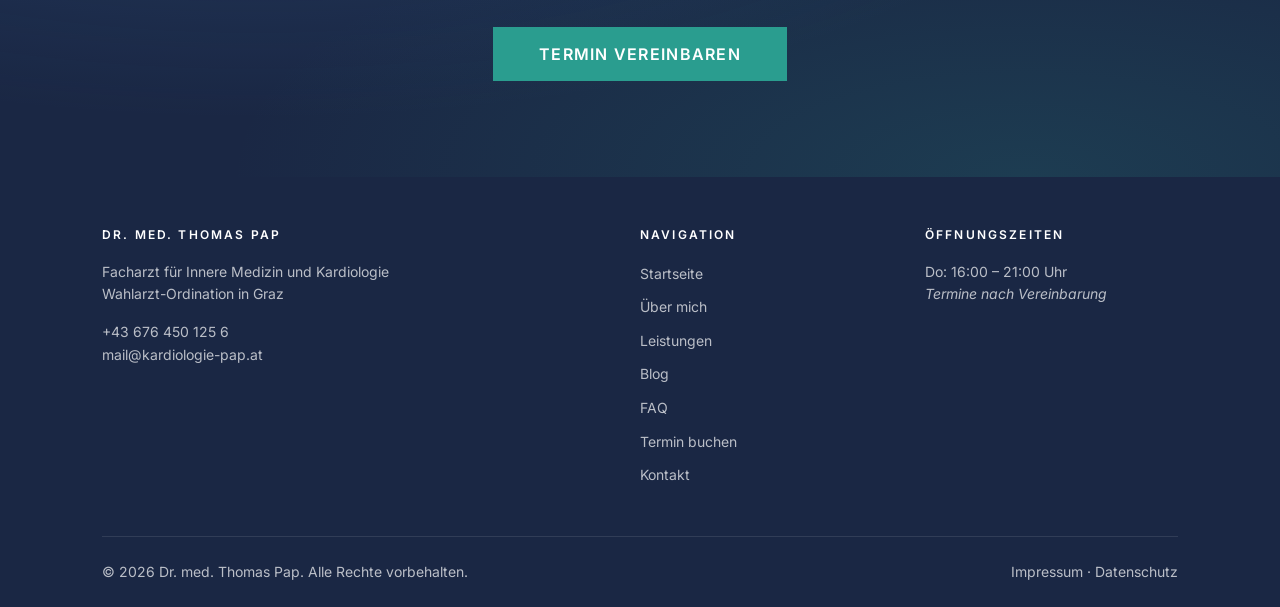
<file: ueber-mich/index.html>
<!DOCTYPE html>
<html lang="de-AT">
<head>
  <meta charset="UTF-8">
  <meta name="viewport" content="width=device-width, initial-scale=1.0">

  <!-- SEO -->
  <title>Über mich – Dr. med. Thomas Pap | Kardiologe in Graz</title>
  <meta name="description" content="Lernen Sie Dr. med. Thomas Pap kennen – Facharzt für Innere Medizin und Kardiologie in Graz. Erfahrung, Philosophie und persönlicher Zugang zur Herzmedizin.">
  <meta name="robots" content="index, follow">
  <link rel="canonical" href="https://www.kardiologie-pap.at/ueber-mich/">

  <!-- Open Graph -->
  <meta property="og:type" content="profile">
  <meta property="og:title" content="Über Dr. med. Thomas Pap – Kardiologe in Graz">
  <meta property="og:description" content="Facharzt für Innere Medizin und Kardiologie. Persönliche Betreuung, Empathie und modernste Diagnostik.">
  <meta property="og:url" content="https://www.kardiologie-pap.at/ueber-mich/">
  <meta property="og:locale" content="de_AT">
  <meta property="og:site_name" content="Dr. med. Thomas Pap">
  <!-- Twitter Card -->
  <meta name="twitter:card" content="summary_large_image">
  <meta name="twitter:title" content="Über Dr. med. Thomas Pap – Kardiologe in Graz">
  <meta name="twitter:description" content="Facharzt für Innere Medizin und Kardiologie. Persönliche Betreuung, Empathie und modernste Diagnostik.">
  <meta name="twitter:image" content="https://www.kardiologie-pap.at/img/photos/dr-thomas-pap-portrait.jpg">
  <meta property="og:image" content="https://www.kardiologie-pap.at/img/photos/dr-thomas-pap-portrait.jpg">
  <meta property="og:image:type" content="image/jpeg">
  <meta property="og:image:width" content="1352">
  <meta property="og:image:height" content="2028">
  <meta property="og:image:alt" content="Dr. med. Thomas Pap – Facharzt für Innere Medizin und Kardiologie in Graz">

  <link rel="icon" href="/favicon.ico" type="image/x-icon">
  <link rel="apple-touch-icon" sizes="180x180" href="/img/icons/logo.png">
  <meta name="theme-color" content="#1a2744">
  <meta name="copyright" content="Dr. med. Thomas Pap">
  <meta name="audience" content="Patientinnen und Patienten in Graz und Steiermark">
  <meta name="page-topic" content="Kardiologie, Innere Medizin, Wahlarzt-Ordination">
  <meta name="revisit-after" content="14 days">
  <meta http-equiv="expires" content="14 days">
  <link rel="preconnect" href="https://fonts.googleapis.com">
  <link rel="preconnect" href="https://fonts.gstatic.com" crossorigin>
  <link href="https://fonts.googleapis.com/css2?family=Inter:wght@400;500;600;700&family=Inter+Tight:wght@500;600;700&display=swap" rel="stylesheet">
  <link rel="stylesheet" href="/style.css">

  <!-- Page-specific styles -->
  <style>
    /* ---- About: Portrait + Text side-by-side ---- */
    .about-intro {
      display: grid;
      gap: var(--sp-2xl);
      align-items: start;
    }

    .about-intro__portrait {
      width: 100%;
      max-width: 360px;
      margin-inline: auto;
      overflow: hidden;
    }

    .about-intro__portrait img {
      width: 100%;
      height: auto;
      display: block;
      aspect-ratio: 3 / 4;
      object-fit: cover;
    }

    .about-intro__body {
      display: flex;
      flex-direction: column;
      gap: var(--sp-md);
    }

    .about-intro__body p {
      color: var(--clr-text-light);
      line-height: var(--lh-loose);
    }

    /* ---- Credentials strip ---- */
    .credentials {
      display: grid;
      gap: var(--sp-lg);
      margin-top: var(--sp-2xl);
    }

    .credential {
      display: flex;
      align-items: flex-start;
      gap: var(--sp-md);
    }

    .credential__icon {
      flex-shrink: 0;
      width: 44px;
      height: 44px;
      display: flex;
      align-items: center;
      justify-content: center;
      background: var(--clr-blue-light);
      border-radius: 50%;
    }

    .credential__icon svg {
      width: 22px;
      height: 22px;
      stroke: var(--clr-navy);
      fill: none;
      stroke-width: 1.8;
      stroke-linecap: round;
      stroke-linejoin: round;
    }

    .credential__text h3 {
      font-family: var(--ff-body);
      font-size: var(--fs-base);
      font-weight: var(--fw-semibold);
      color: var(--clr-navy);
      margin-bottom: var(--sp-xs);
    }

    .credential__text p {
      font-size: var(--fs-sm);
      color: var(--clr-gray-600);
      line-height: var(--lh-normal);
    }

    /* ---- Philosophy section ---- */
    .philosophy-grid {
      display: grid;
      gap: var(--sp-2xl);
      align-items: center;
    }

    .philosophy-grid__text p {
      color: var(--clr-text-light);
      line-height: var(--lh-loose);
    }

    .philosophy-grid__text p + p {
      margin-top: var(--sp-md);
    }

    .philosophy-grid__img {
      border-radius: var(--border-radius-lg);
      overflow: hidden;
      box-shadow: var(--shadow-md);
    }

    .philosophy-grid__img img {
      width: 100%;
      height: auto;
      display: block;
      aspect-ratio: 16 / 10;
      object-fit: cover;
    }

    .philosophy-grid__img img + img {
      margin-top: var(--sp-md);
    }

    /* ---- Values cards ---- */
    .values-grid {
      display: grid;
      gap: var(--sp-lg);
    }

    .value-card {
      text-align: center;
      padding: var(--sp-xl) var(--sp-lg);
      background: var(--clr-white);
      border-radius: var(--border-radius-lg);
      border: 1px solid var(--clr-gray-200);
      box-shadow: var(--shadow-sm);
      transition: box-shadow var(--transition), transform var(--transition);
    }

    .value-card:hover {
      box-shadow: var(--shadow-md);
      transform: translateY(-2px);
    }

    .value-card__icon {
      width: 56px;
      height: 56px;
      display: flex;
      align-items: center;
      justify-content: center;
      margin: 0 auto var(--sp-md);
      background: var(--clr-blue-light);
      border-radius: 50%;
    }

    .value-card__icon svg {
      width: 28px;
      height: 28px;
      stroke: var(--clr-accent);
      fill: none;
      stroke-width: 1.8;
      stroke-linecap: round;
      stroke-linejoin: round;
    }

    .value-card h3 {
      font-family: var(--ff-body);
      font-size: var(--fs-lg);
      font-weight: var(--fw-bold);
      margin-bottom: var(--sp-sm);
    }

    .value-card p {
      font-size: var(--fs-sm);
      color: var(--clr-text-light);
      line-height: var(--lh-normal);
    }

    /* ---- Tablet (>=600px) ---- */
    @media (min-width: 600px) {
      .credentials {
        grid-template-columns: 1fr 1fr;
      }

      .values-grid {
        grid-template-columns: repeat(3, 1fr);
      }
    }

    /* ---- Desktop (>=900px) ---- */
    @media (min-width: 900px) {
      .about-intro {
        grid-template-columns: 320px 1fr;
        gap: var(--sp-3xl);
      }

      .about-intro__portrait {
        max-width: none;
        position: sticky;
        top: 100px;
      }

      .credentials {
        grid-template-columns: 1fr 1fr 1fr;
      }

      .philosophy-grid {
        grid-template-columns: 1fr 1fr;
        gap: var(--sp-3xl);
      }
    }

    /* ---- Large desktop (>=1100px) ---- */
    @media (min-width: 1100px) {
      .about-intro {
        grid-template-columns: 380px 1fr;
      }
    }
  </style>

  <!-- Structured Data: BreadcrumbList -->
  <script type="application/ld+json">
  {
    "@context": "https://schema.org",
    "@type": "BreadcrumbList",
    "itemListElement": [
      { "@type": "ListItem", "position": 1, "name": "Startseite", "item": "https://www.kardiologie-pap.at/" },
      { "@type": "ListItem", "position": 2, "name": "Über mich", "item": "https://www.kardiologie-pap.at/ueber-mich/" }
    ]
  }
  </script>
</head>
<body>

  <a href="#main-content" class="skip-link">Zum Hauptinhalt springen</a>

  <!-- ========== HEADER ========== -->
  <header class="site-header" role="banner">
    <div class="container">
      <a href="/" class="logo" aria-label="Zur Startseite von Dr. med. Thomas Pap">
        <img src="/img/icons/logo.png" alt="Logo Dr. med. Thomas Pap – Kardiologie Graz" class="logo__img" width="42" height="42">
        <span class="logo__text">
          <span class="logo__name">Dr. med. Thomas Pap</span>
          <span class="logo__subtitle">Innere Medizin &amp; Kardiologie</span>
        </span>
      </a>
      <nav class="main-nav" aria-label="Hauptnavigation">
        <ul class="main-nav__list">
          <li><a href="/" class="main-nav__link">Startseite</a></li>
          <li><a href="/ueber-mich/" class="main-nav__link main-nav__link--active" aria-current="page">Über mich</a></li>
          <li><a href="/leistungen/" class="main-nav__link">Leistungen</a></li>
          <li><a href="/blog/" class="main-nav__link">Blog</a></li>
          <li><a href="/faq/" class="main-nav__link">FAQ</a></li>
          <li><a href="/termin/" class="main-nav__link">Termin buchen</a></li>
          <li><a href="/kontakt/" class="main-nav__link">Kontakt</a></li>
        </ul>
      </nav>
      <button class="burger" aria-label="Menü öffnen" aria-expanded="false" aria-controls="mobile-nav">
        <span class="burger__line"></span>
        <span class="burger__line"></span>
        <span class="burger__line"></span>
      </button>
    </div>
  </header>

  <nav class="mobile-nav" id="mobile-nav" aria-label="Mobile Navigation" aria-hidden="true">
    <ul class="mobile-nav__list">
      <li><a href="/" class="mobile-nav__link">Startseite</a></li>
      <li><a href="/ueber-mich/" class="mobile-nav__link" aria-current="page">Über mich</a></li>
      <li><a href="/leistungen/" class="mobile-nav__link">Leistungen</a></li>
      <li><a href="/blog/" class="mobile-nav__link">Blog</a></li>
      <li><a href="/faq/" class="mobile-nav__link">FAQ</a></li>
      <li><a href="/termin/" class="mobile-nav__link">Termin buchen</a></li>
      <li><a href="/kontakt/" class="mobile-nav__link">Kontakt</a></li>
    </ul>
  </nav>

  <!-- ========== MAIN ========== -->
  <main id="main-content">

    <!-- Page Hero -->
    <section class="hero hero--compact" aria-labelledby="page-title">
      <div class="container">
        <div class="hero__content">
          <span class="hero__overline">Über mich</span>
          <h1 id="page-title" class="hero__title">Ihr Kardiologe in Graz</h1>
          <p class="hero__text">
            Medizin ist für mich mehr als Diagnostik – sie beginnt mit Zuhören, Verstehen und einem echten Interesse am Menschen.
          </p>
        </div>
      </div>
    </section>

    <!-- ===== Vorstellung: Portrait + Text ===== -->
    <section class="section" aria-labelledby="vorstellung-title">
      <div class="container">
        <div class="about-intro">
          <div class="about-intro__portrait">
            <img src="/img/photos/dr-thomas-pap-portrait.jpg" alt="Dr. med. Thomas Pap – Facharzt für Innere Medizin und Kardiologie in Graz" width="380" height="507" loading="lazy">
          </div>
          <div class="about-intro__body">
            <span class="section__overline">Persönlich</span>
            <h2 id="vorstellung-title" class="section__title">Dr. med. Thomas Pap</h2>
            <p>
              Ich bin Facharzt für Innere Medizin und Kardiologie und führe meine Wahlarzt-Ordination
              in Graz. Mein medizinischer Weg führte mich durch namhafte Kliniken und Abteilungen,
              in denen ich umfassende Erfahrung in der Diagnostik und Behandlung von Herz-Kreislauf-Erkrankungen
              sammeln durfte.
            </p>
            <p>
              Nach Jahren in Klinik und Spitalsambulanz habe ich mich bewusst für die Niederlassung als
              Wahlarzt entschieden. Der Grund ist einfach: Ich möchte Medizin so praktizieren, wie ich
              sie für richtig halte – mit genügend Zeit, mit Ruhe und mit dem Anspruch, jeden Patienten
              als Ganzes zu sehen.
            </p>
            <p>
              Regelmäßige Fortbildungen und die enge Anbindung an aktuelle kardiologische Forschung
              stellen sicher, dass Sie in meiner Ordination von den neuesten medizinischen Erkenntnissen
              profitieren.
            </p>

            <!-- Credentials -->
            <div class="credentials">
              <div class="credential">
                <div class="credential__icon" aria-hidden="true">
                  <svg viewBox="0 0 24 24" xmlns="http://www.w3.org/2000/svg"><path d="M22 10l-10-5L2 10l10 5 10-5z"/><path d="M6 12v5c0 0 2.5 3 6 3s6-3 6-3v-5"/><line x1="22" y1="10" x2="22" y2="16"/></svg>
                </div>
                <div class="credential__text">
                  <h3>Facharztausbildung</h3>
                  <p>Facharzt für Innere Medizin mit Spezialisierung in Kardiologie, ausgebildet an renommierten Kliniken.</p>
                </div>
              </div>
              <div class="credential">
                <div class="credential__icon" aria-hidden="true">
                  <svg viewBox="0 0 24 24" xmlns="http://www.w3.org/2000/svg"><polyline points="23 6 13.5 15.5 8.5 10.5 1 18"/><polyline points="17 6 23 6 23 12"/></svg>
                </div>
                <div class="credential__text">
                  <h3>Fortlaufende Weiterbildung</h3>
                  <p>Regelmäßige Teilnahme an kardiologischen Kongressen und Fortbildungen für die aktuellsten Behandlungsstandards.</p>
                </div>
              </div>
              <div class="credential">
                <div class="credential__icon" aria-hidden="true">
                  <svg viewBox="0 0 24 24" xmlns="http://www.w3.org/2000/svg"><path d="M17 21v-2a4 4 0 0 0-4-4H5a4 4 0 0 0-4 4v2"/><circle cx="9" cy="7" r="4"/><path d="M23 21v-2a4 4 0 0 0-3-3.87"/><path d="M16 3.13a4 4 0 0 1 0 7.75"/></svg>
                </div>
                <div class="credential__text">
                  <h3>Mitgliedschaften</h3>
                  <p>Mitglied der Österreichischen Kardiologischen Gesellschaft und der Gesellschaft für Innere Medizin.</p>
                </div>
              </div>
            </div>

          </div>
        </div>
      </div>
    </section>

    <!-- ===== Philosophie: Text + Ordination Image ===== -->
    <section class="section section--alt" aria-labelledby="philosophie-title">
      <div class="container">
        <div class="section__header">
          <span class="section__overline">Meine Philosophie</span>
          <h2 id="philosophie-title" class="section__title">Warum ich Wahlarzt bin</h2>
        </div>

        <div class="philosophy-grid">
          <div class="philosophy-grid__text">
            <p>
              In der heutigen Kassenmedizin bleibt oft zu wenig Zeit für das, was wirklich zählt: ein
              ausführliches Gespräch, eine gründliche Untersuchung und eine verständliche Erklärung der
              Befunde. Als Wahlarzt kann ich genau das bieten.
            </p>
            <p>
              Für mich bedeutet gute Medizin, dass sich meine Patientinnen und Patienten ernst genommen
              und gut aufgehoben fühlen. Ich nehme mir die Zeit, Ihre Beschwerden im Detail zu besprechen,
              Zusammenhänge zu erklären und gemeinsam mit Ihnen den besten Weg für Ihre Gesundheit zu finden.
            </p>
            <p>
              Dabei lege ich besonderen Wert auf eine klare, verständliche Kommunikation. Medizinische Befunde
              müssen kein Rätsel sein – ich erkläre Ihnen jeden Schritt, sodass Sie informierte Entscheidungen
              über Ihre Gesundheit treffen können.
            </p>
          </div>
          <div class="philosophy-grid__img">
            <img src="/img/photos/empfangsbereich-ordination.jpg" alt="Heller Empfangsbereich der Ordination Dr. Pap in Graz" width="600" height="375" loading="lazy">
            <img src="/img/photos/nachsorge-betreuung.jpg" alt="Kardiologische Nachsorge – langfristige Betreuung in der Ordination Dr. Pap" width="600" height="375" loading="lazy">
          </div>
        </div>
      </div>
    </section>

    <!-- ===== Werte ===== -->
    <section class="section" aria-labelledby="werte-title">
      <div class="container">
        <div class="section__header">
          <span class="section__overline">Was mich auszeichnet</span>
          <h2 id="werte-title" class="section__title">Meine Werte in der Praxis</h2>
        </div>
        <div class="values-grid">
          <article class="value-card">
            <div class="value-card__icon" aria-hidden="true">
              <svg viewBox="0 0 24 24" xmlns="http://www.w3.org/2000/svg"><circle cx="12" cy="12" r="10"/><polyline points="12 6 12 12 16 14"/></svg>
            </div>
            <h3>Zeit für Sie</h3>
            <p>
              Jeder Termin ist großzügig geplant. Keine Hektik, kein Druck – Sie haben meine volle Aufmerksamkeit.
            </p>
          </article>
          <article class="value-card">
            <div class="value-card__icon" aria-hidden="true">
              <svg viewBox="0 0 24 24" xmlns="http://www.w3.org/2000/svg"><path d="M21 15a2 2 0 0 1-2 2H7l-4 4V5a2 2 0 0 1 2-2h14a2 2 0 0 1 2 2z"/></svg>
            </div>
            <h3>Klare Kommunikation</h3>
            <p>
              Ich erkläre Befunde und Diagnosen in einer Sprache, die Sie verstehen – ohne unnötigen Fachjargon.
            </p>
          </article>
          <article class="value-card">
            <div class="value-card__icon" aria-hidden="true">
              <svg viewBox="0 0 24 24" xmlns="http://www.w3.org/2000/svg"><circle cx="12" cy="8" r="7"/><polyline points="8.21 13.89 7 23 12 20 17 23 15.79 13.88"/></svg>
            </div>
            <h3>Höchste Standards</h3>
            <p>
              Modernste Geräte und kontinuierliche Fortbildung garantieren Diagnostik auf dem neuesten Stand der Medizin.
            </p>
          </article>
        </div>
      </div>
    </section>

    <!-- ===== CTA ===== -->
    <section class="cta-section" aria-labelledby="cta-title">
      <div class="container">
        <h2 id="cta-title" class="cta-section__title">Lernen Sie mich persönlich kennen</h2>
        <p class="cta-section__text">
          Vereinbaren Sie einen Termin und überzeugen Sie sich selbst von meinem Zugang zur Medizin.
        </p>
        <a href="/termin/" class="btn btn--primary btn--lg">Termin vereinbaren</a>
      </div>
    </section>

  </main>

  <!-- ========== FOOTER ========== -->
  <footer class="site-footer" role="contentinfo">
    <div class="container">
      <div class="footer-grid">
        <div>
          <p class="footer__heading">Dr. med. Thomas Pap</p>
          <p class="footer__text">
            Facharzt für Innere Medizin und Kardiologie<br>
            Wahlarzt-Ordination in Graz
          </p>
          <p class="footer__text" style="margin-top: var(--sp-md);">
            <a href="tel:+436764501256">+43 676 450 125 6</a><br>
            <a href="#" class="js-mail" data-u="mail" data-d="kardiologie-pap.at" rel="nofollow">mail (at) kardiologie-pap.at</a>
          </p>
        </div>
        <div>
          <p class="footer__heading">Navigation</p>
          <ul class="footer__nav-list">
            <li><a href="/" class="footer__nav-link">Startseite</a></li>
            <li><a href="/ueber-mich/" class="footer__nav-link">Über mich</a></li>
            <li><a href="/leistungen/" class="footer__nav-link">Leistungen</a></li>
            <li><a href="/blog/" class="footer__nav-link">Blog</a></li>
            <li><a href="/faq/" class="footer__nav-link">FAQ</a></li>
            <li><a href="/termin/" class="footer__nav-link">Termin buchen</a></li>
            <li><a href="/kontakt/" class="footer__nav-link">Kontakt</a></li>
          </ul>
        </div>
        <div>
          <p class="footer__heading">Öffnungszeiten</p>
          <p class="footer__text">
            Do: 16:00 – 21:00 Uhr<br>
            
            <em>Termine nach Vereinbarung</em>
          </p>
        </div>
      </div>
      <div class="footer__bottom">
        <span>&copy; 2026 Dr. med. Thomas Pap. Alle Rechte vorbehalten.</span>
        <span>
          <a href="/impressum/">Impressum</a> &middot;
          <a href="/datenschutz/">Datenschutz</a>
        </span>
      </div>
    </div>
  </footer>

  <script>
    (function () {
      'use strict';
      var burger = document.querySelector('.burger');
      var mobileNav = document.getElementById('mobile-nav');
      var mobileLinks = mobileNav.querySelectorAll('.mobile-nav__link');
      function toggleMenu() {
        var isOpen = burger.getAttribute('aria-expanded') === 'true';
        burger.setAttribute('aria-expanded', String(!isOpen));
        burger.setAttribute('aria-label', isOpen ? 'Menü öffnen' : 'Menü schließen');
        mobileNav.setAttribute('aria-hidden', String(isOpen));
        document.body.style.overflow = isOpen ? '' : 'hidden';
      }
      burger.addEventListener('click', toggleMenu);
      mobileLinks.forEach(function (link) {
        link.addEventListener('click', function () {
          burger.setAttribute('aria-expanded', 'false');
          burger.setAttribute('aria-label', 'Menü öffnen');
          mobileNav.setAttribute('aria-hidden', 'true');
          document.body.style.overflow = '';
        });
      });
      document.addEventListener('keydown', function (e) {
        if (e.key === 'Escape' && burger.getAttribute('aria-expanded') === 'true') {
          toggleMenu(); burger.focus();
        }
      });
      var header = document.querySelector('.site-header');
      window.addEventListener('scroll', function () {
        header.classList.toggle('scrolled', window.scrollY > 10);
      }, { passive: true });
    })();
  </script>

  <script>document.querySelectorAll('a.js-mail').forEach(function(a){var u=a.getAttribute('data-u'),d=a.getAttribute('data-d');if(!u||!d)return;var addr=u+String.fromCharCode(64)+d;a.href='mailto:'+addr;a.textContent=addr;});</script>
</body>
</html>
</file>
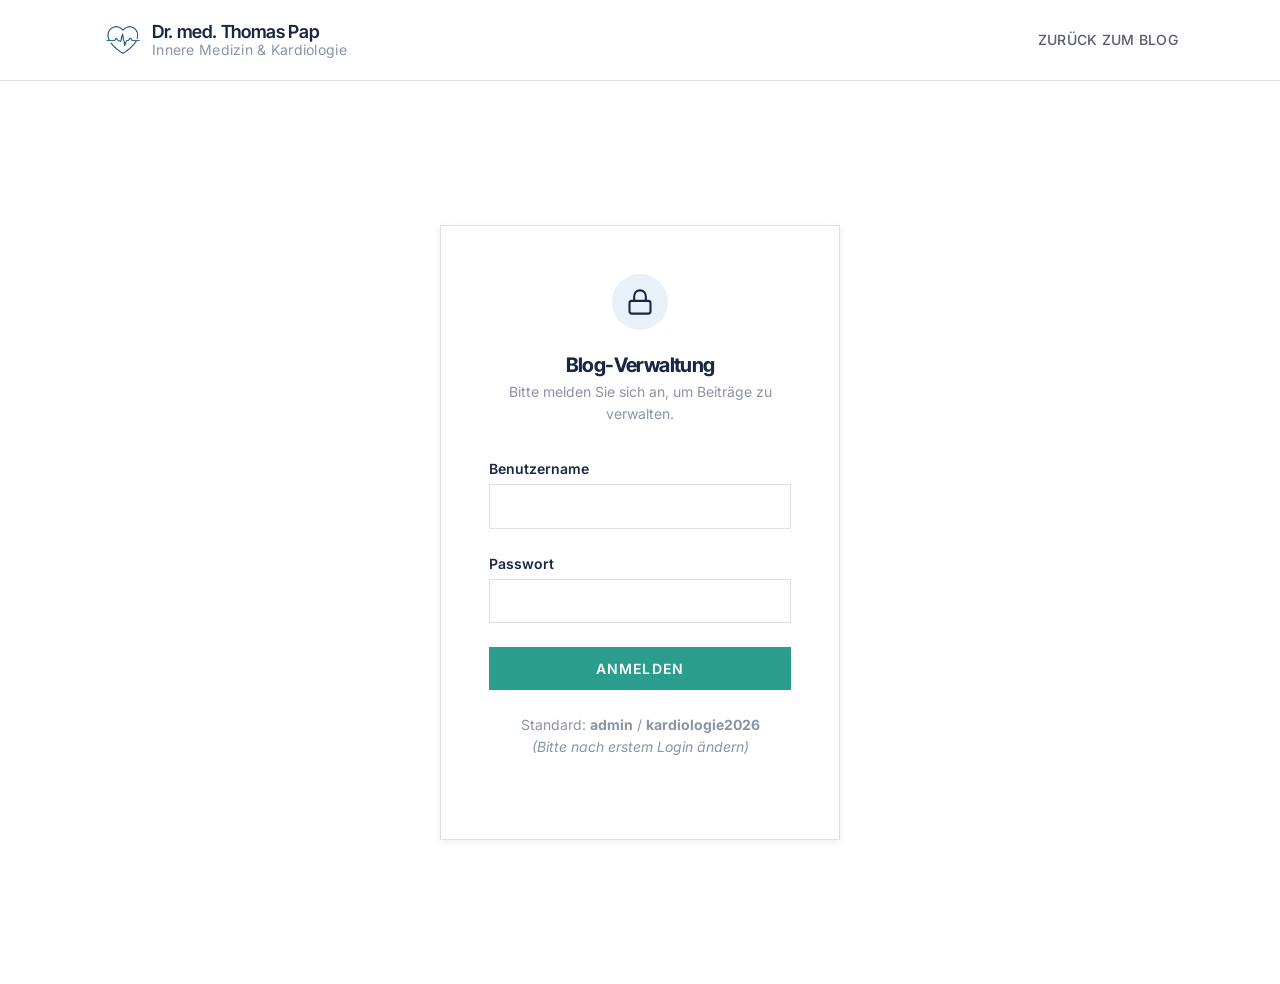
<file: blog-admin.html>
<!DOCTYPE html>
<html lang="de-AT">
<head>
  <meta charset="UTF-8">
  <meta name="viewport" content="width=device-width, initial-scale=1.0">
  <title>Blog-Verwaltung – Dr. med. Thomas Pap</title>
  <meta name="robots" content="noindex, nofollow">

  <link rel="icon" href="/favicon.ico" type="image/x-icon">
  <link rel="apple-touch-icon" sizes="180x180" href="/img/icons/logo.png">
  <meta name="theme-color" content="#1a2744">
  <meta name="copyright" content="Dr. med. Thomas Pap">
  <meta name="audience" content="Patientinnen und Patienten in Graz und Steiermark">
  <meta name="page-topic" content="Kardiologie, Innere Medizin, Wahlarzt-Ordination">
  <meta name="revisit-after" content="14 days">
  <meta http-equiv="expires" content="14 days">
  <link rel="preconnect" href="https://fonts.googleapis.com">
  <link rel="preconnect" href="https://fonts.gstatic.com" crossorigin>
  <link href="https://fonts.googleapis.com/css2?family=Inter:wght@400;500;600;700&family=Inter+Tight:wght@500;600;700&display=swap" rel="stylesheet">
  <link rel="stylesheet" href="style.css">

  <style>
    /* ---- Admin layout ---- */
    .admin-wrap {
      min-height: 100vh;
      display: flex;
      flex-direction: column;
    }

    .admin-main {
      flex: 1;
      padding: var(--sp-2xl) 0;
    }

    /* ---- Login ---- */
    .login-box {
      max-width: 400px;
      margin: var(--sp-4xl) auto;
      padding: var(--sp-2xl);
      background: var(--clr-white);
      border: 1px solid var(--clr-gray-200);
      border-radius: var(--border-radius-lg);
      box-shadow: var(--shadow-md);
      text-align: center;
    }

    .login-box__icon {
      width: 56px;
      height: 56px;
      display: flex;
      align-items: center;
      justify-content: center;
      margin: 0 auto var(--sp-lg);
      background: var(--clr-blue-light);
      border-radius: 50%;
    }

    .login-box__icon svg {
      width: 28px;
      height: 28px;
      stroke: var(--clr-navy);
      fill: none;
      stroke-width: 1.8;
      stroke-linecap: round;
      stroke-linejoin: round;
    }

    .login-box h1 {
      font-size: var(--fs-xl);
      margin-bottom: var(--sp-xs);
    }

    .login-box p {
      font-size: var(--fs-sm);
      color: var(--clr-gray-400);
      margin-bottom: var(--sp-xl);
    }

    /* ---- Form elements (shared) ---- */
    .form-group {
      margin-bottom: var(--sp-lg);
      text-align: left;
    }

    .form-label {
      display: block;
      font-size: var(--fs-sm);
      font-weight: var(--fw-semibold);
      color: var(--clr-navy);
      margin-bottom: var(--sp-xs);
    }

    .form-input,
    .form-select {
      width: 100%;
      padding: 0.7em 0.9em;
      font-family: var(--ff-body);
      font-size: var(--fs-base);
      color: var(--clr-text);
      background: var(--clr-white);
      border: 1px solid var(--clr-gray-200);
      border-radius: var(--border-radius);
      transition: border-color var(--transition), box-shadow var(--transition);
    }

    .form-input:focus,
    .form-select:focus {
      outline: none;
      border-color: var(--clr-accent);
      box-shadow: 0 0 0 3px rgba(42, 157, 143, 0.15);
    }

    .form-error {
      color: var(--clr-danger);
      font-size: var(--fs-sm);
      margin-top: var(--sp-xs);
      display: none;
    }

    /* ---- Dashboard ---- */
    .admin-header {
      display: flex;
      justify-content: space-between;
      align-items: center;
      margin-bottom: var(--sp-2xl);
      flex-wrap: wrap;
      gap: var(--sp-md);
    }

    .admin-header h1 {
      font-size: var(--fs-2xl);
    }

    .admin-actions {
      display: flex;
      gap: var(--sp-sm);
    }

    /* ---- Post editor ---- */
    .editor-card {
      background: var(--clr-white);
      border: 1px solid var(--clr-gray-200);
      border-radius: var(--border-radius-lg);
      box-shadow: var(--shadow-sm);
      padding: var(--sp-xl);
      margin-bottom: var(--sp-xl);
    }

    .editor-card h2 {
      font-size: var(--fs-lg);
      font-family: var(--ff-body);
      margin-bottom: var(--sp-lg);
      padding-bottom: var(--sp-sm);
      border-bottom: 1px solid var(--clr-gray-200);
    }

    .meta-grid {
      display: grid;
      gap: var(--sp-md);
    }

    /* ---- Thumbnail picker ---- */
    .thumb-picker {
      display: flex;
      flex-wrap: wrap;
      gap: var(--sp-md);
      align-items: flex-start;
    }

    .thumb-preview {
      width: 160px;
      height: 100px;
      border-radius: var(--border-radius);
      overflow: hidden;
      background: var(--clr-gray-100);
      border: 2px dashed var(--clr-gray-200);
      display: flex;
      align-items: center;
      justify-content: center;
      flex-shrink: 0;
      position: relative;
    }

    .thumb-preview img {
      width: 100%;
      height: 100%;
      object-fit: cover;
    }

    .thumb-preview svg {
      width: 32px;
      height: 32px;
      stroke: var(--clr-gray-400);
      fill: none;
      stroke-width: 1.5;
      stroke-linecap: round;
      stroke-linejoin: round;
    }

    .thumb-picker__controls {
      display: flex;
      flex-direction: column;
      gap: var(--sp-sm);
    }

    .thumb-picker__controls .form-input {
      font-size: var(--fs-sm);
    }

    .thumb-picker__hint {
      font-size: var(--fs-sm);
      color: var(--clr-gray-400);
      line-height: var(--lh-normal);
    }

    /* ---- Rich Text Toolbar ---- */
    .editor-toolbar {
      display: flex;
      flex-wrap: wrap;
      gap: 2px;
      padding: var(--sp-sm);
      background: var(--clr-gray-100);
      border: 1px solid var(--clr-gray-200);
      border-bottom: none;
      border-radius: var(--border-radius) var(--border-radius) 0 0;
    }

    .editor-toolbar button,
    .editor-toolbar select {
      display: inline-flex;
      align-items: center;
      justify-content: center;
      min-width: 34px;
      height: 34px;
      padding: 0 6px;
      background: var(--clr-white);
      border: 1px solid var(--clr-gray-200);
      border-radius: 4px;
      cursor: pointer;
      font-family: var(--ff-body);
      font-size: var(--fs-sm);
      color: var(--clr-gray-800);
      transition: background var(--transition), border-color var(--transition);
    }

    .editor-toolbar button:hover {
      background: var(--clr-blue-light);
      border-color: var(--clr-blue);
    }

    .editor-toolbar button.is-active {
      background: var(--clr-navy);
      color: var(--clr-white);
      border-color: var(--clr-navy);
    }

    .editor-toolbar svg {
      width: 16px;
      height: 16px;
      stroke: currentColor;
      fill: none;
      stroke-width: 2;
      stroke-linecap: round;
      stroke-linejoin: round;
    }

    .toolbar-sep {
      width: 1px;
      height: 24px;
      background: var(--clr-gray-200);
      align-self: center;
      margin: 0 4px;
    }

    .editor-toolbar select {
      padding: 0 8px;
      min-width: auto;
    }

    /* ---- Editable area ---- */
    .editor-body {
      min-height: 300px;
      padding: var(--sp-lg);
      border: 1px solid var(--clr-gray-200);
      border-radius: 0 0 var(--border-radius) var(--border-radius);
      font-family: var(--ff-body);
      font-size: var(--fs-base);
      line-height: var(--lh-loose);
      color: var(--clr-text);
      outline: none;
      overflow-y: auto;
    }

    .editor-body:focus {
      border-color: var(--clr-accent);
      box-shadow: 0 0 0 3px rgba(42, 157, 143, 0.15);
    }

    .editor-body h2 { font-size: var(--fs-xl); margin: var(--sp-md) 0 var(--sp-sm); }
    .editor-body h3 { font-size: var(--fs-lg); margin: var(--sp-md) 0 var(--sp-sm); }
    .editor-body p { margin-bottom: var(--sp-sm); }
    .editor-body ul, .editor-body ol { padding-left: var(--sp-xl); margin-bottom: var(--sp-sm); }
    .editor-body ul { list-style: disc; }
    .editor-body ol { list-style: decimal; }
    .editor-body blockquote {
      border-left: 3px solid var(--clr-accent);
      padding-left: var(--sp-md);
      margin: var(--sp-md) 0;
      color: var(--clr-text-light);
      font-style: italic;
    }

    /* ---- Posts list (admin) ---- */
    .posts-list {
      display: flex;
      flex-direction: column;
      gap: var(--sp-md);
    }

    .posts-list__item {
      display: flex;
      align-items: center;
      gap: var(--sp-md);
      padding: var(--sp-md);
      background: var(--clr-white);
      border: 1px solid var(--clr-gray-200);
      border-radius: var(--border-radius);
      transition: box-shadow var(--transition);
    }

    .posts-list__item:hover {
      box-shadow: var(--shadow-sm);
    }

    .posts-list__thumb {
      width: 80px;
      height: 50px;
      border-radius: 4px;
      overflow: hidden;
      background: var(--clr-gray-100);
      flex-shrink: 0;
    }

    .posts-list__thumb img {
      width: 100%;
      height: 100%;
      object-fit: cover;
    }

    .posts-list__info {
      flex: 1;
      min-width: 0;
    }

    .posts-list__title {
      font-weight: var(--fw-semibold);
      color: var(--clr-navy);
      white-space: nowrap;
      overflow: hidden;
      text-overflow: ellipsis;
    }

    .posts-list__meta {
      font-size: var(--fs-sm);
      color: var(--clr-gray-400);
    }

    .posts-list__actions {
      display: flex;
      gap: var(--sp-sm);
      flex-shrink: 0;
    }

    .btn--sm {
      padding: 0.4em 0.9em;
      font-size: var(--fs-sm);
    }

    .btn--danger {
      background: transparent;
      color: var(--clr-danger);
      border-color: var(--clr-danger);
    }

    .btn--danger:hover {
      background: var(--clr-danger);
      color: var(--clr-white);
    }

    .posts-empty {
      text-align: center;
      padding: var(--sp-xl);
      color: var(--clr-gray-400);
      font-size: var(--fs-base);
    }

    /* ---- Toast notification ---- */
    .toast {
      position: fixed;
      bottom: var(--sp-xl);
      right: var(--sp-xl);
      background: var(--clr-navy);
      color: var(--clr-white);
      padding: var(--sp-md) var(--sp-lg);
      border-radius: var(--border-radius);
      box-shadow: var(--shadow-lg);
      font-size: var(--fs-sm);
      font-weight: var(--fw-semibold);
      transform: translateY(100px);
      opacity: 0;
      transition: transform 0.3s ease, opacity 0.3s ease;
      z-index: 300;
    }

    .toast.is-visible {
      transform: translateY(0);
      opacity: 1;
    }

    @media (min-width: 600px) {
      .meta-grid {
        grid-template-columns: 1fr 1fr;
      }
    }

    @media (min-width: 900px) {
      .meta-grid {
        grid-template-columns: 1fr 1fr 1fr;
      }
    }
  </style>
</head>
<body>
  <div class="admin-wrap">

  <!-- ========== HEADER ========== -->
  <header class="site-header" role="banner">
    <div class="container">
      <a href="/" class="logo" aria-label="Zur Startseite von Dr. med. Thomas Pap">
        <img src="img/icons/logo.png" alt="Logo Dr. med. Thomas Pap – Kardiologie Graz" class="logo__img" width="42" height="42">
        <span class="logo__text">
          <span class="logo__name">Dr. med. Thomas Pap</span>
          <span class="logo__subtitle">Innere Medizin &amp; Kardiologie</span>
        </span>
      </a>
      <nav class="main-nav" aria-label="Hauptnavigation">
        <ul class="main-nav__list">
          <li><a href="blog.html" class="main-nav__link">Zurück zum Blog</a></li>
        </ul>
      </nav>
    </div>
  </header>

  <!-- ========== LOGIN ========== -->
  <section id="login-view" class="admin-main">
    <div class="login-box">
      <div class="login-box__icon" aria-hidden="true">
        <svg viewBox="0 0 24 24" xmlns="http://www.w3.org/2000/svg"><rect x="3" y="11" width="18" height="11" rx="2" ry="2"/><path d="M7 11V7a5 5 0 0 1 10 0v4"/></svg>
      </div>
      <h1>Blog-Verwaltung</h1>
      <p>Bitte melden Sie sich an, um Beiträge zu verwalten.</p>
      <form id="login-form">
        <div class="form-group">
          <label class="form-label" for="login-user">Benutzername</label>
          <input class="form-input" type="text" id="login-user" autocomplete="username" required>
        </div>
        <div class="form-group">
          <label class="form-label" for="login-pass">Passwort</label>
          <input class="form-input" type="password" id="login-pass" autocomplete="current-password" required>
          <p class="form-error" id="login-error">Benutzername oder Passwort falsch.</p>
        </div>
        <button type="submit" class="btn btn--primary" style="width: 100%;">Anmelden</button>
      </form>
      <p style="margin-top: var(--sp-lg); font-size: var(--fs-sm); color: var(--clr-gray-400);">
        Standard: <strong>admin</strong> / <strong>kardiologie2026</strong><br>
        <em>(Bitte nach erstem Login ändern)</em>
      </p>
    </div>
  </section>

  <!-- ========== DASHBOARD ========== -->
  <section id="dashboard-view" class="admin-main" style="display:none;">
    <div class="container">

      <div class="admin-header">
        <h1>Blog-Verwaltung</h1>
        <div class="admin-actions">
          <button class="btn btn--primary" id="btn-new-post">Neuer Beitrag</button>
          <button class="btn btn--outline-dark" id="btn-logout">Abmelden</button>
        </div>
      </div>

      <!-- ---- Editor (hidden by default) ---- -->
      <div id="editor-section" style="display:none;">

        <div class="editor-card">
          <h2 id="editor-heading">Neuer Beitrag</h2>

          <!-- Thumbnail -->
          <div class="form-group">
            <label class="form-label">Thumbnail</label>
            <div class="thumb-picker">
              <div class="thumb-preview" id="thumb-preview">
                <svg viewBox="0 0 24 24" xmlns="http://www.w3.org/2000/svg"><rect x="3" y="3" width="18" height="18" rx="2" ry="2"/><circle cx="8.5" cy="8.5" r="1.5"/><polyline points="21 15 16 10 5 21"/></svg>
              </div>
              <div class="thumb-picker__controls">
                <input class="form-input" type="file" id="thumb-file" accept="image/*">
                <p class="thumb-picker__hint">Oder Bild-URL eingeben:</p>
                <input class="form-input" type="url" id="thumb-url" placeholder="https://...">
              </div>
            </div>
          </div>

          <!-- Meta fields -->
          <div class="meta-grid">
            <div class="form-group">
              <label class="form-label" for="post-date">Datum</label>
              <input class="form-input" type="date" id="post-date" required>
            </div>
            <div class="form-group">
              <label class="form-label" for="post-location">Ort</label>
              <input class="form-input" type="text" id="post-location" placeholder="z. B. Graz">
            </div>
            <div class="form-group">
              <label class="form-label" for="post-category">Thema / Kategorie</label>
              <input class="form-input" type="text" id="post-category" list="category-list" placeholder="z. B. Herzgesundheit">
              <datalist id="category-list">
                <option value="Herzgesundheit"></option>
                <option value="Vorsorge"></option>
                <option value="Diagnostik"></option>
                <option value="Lebensstil"></option>
                <option value="Ordination"></option>
                <option value="Fortbildung"></option>
              </datalist>
            </div>
          </div>

          <!-- Title -->
          <div class="form-group">
            <label class="form-label" for="post-title">Überschrift</label>
            <input class="form-input" type="text" id="post-title" placeholder="Titel des Beitrags" required style="font-size: var(--fs-lg); font-weight: var(--fw-bold);">
          </div>
        </div>

        <!-- Rich text editor -->
        <div class="editor-card">
          <h2>Textinhalt</h2>

          <div class="editor-toolbar" id="toolbar" role="toolbar" aria-label="Textformatierung">
            <!-- Block format -->
            <select id="format-block" title="Absatzformat" aria-label="Absatzformat">
              <option value="p">Absatz</option>
              <option value="h2">Überschrift 2</option>
              <option value="h3">Überschrift 3</option>
              <option value="blockquote">Zitat</option>
            </select>
            <div class="toolbar-sep"></div>

            <!-- Inline formatting -->
            <button type="button" data-cmd="bold" title="Fett (Ctrl+B)" aria-label="Fett">
              <svg viewBox="0 0 24 24"><path d="M6 4h8a4 4 0 0 1 4 4 4 4 0 0 1-4 4H6z"/><path d="M6 12h9a4 4 0 0 1 4 4 4 4 0 0 1-4 4H6z"/></svg>
            </button>
            <button type="button" data-cmd="italic" title="Kursiv (Ctrl+I)" aria-label="Kursiv">
              <svg viewBox="0 0 24 24"><line x1="19" y1="4" x2="10" y2="4"/><line x1="14" y1="20" x2="5" y2="20"/><line x1="15" y1="4" x2="9" y2="20"/></svg>
            </button>
            <button type="button" data-cmd="underline" title="Unterstrichen (Ctrl+U)" aria-label="Unterstrichen">
              <svg viewBox="0 0 24 24"><path d="M6 3v7a6 6 0 0 0 6 6 6 6 0 0 0 6-6V3"/><line x1="4" y1="21" x2="20" y2="21"/></svg>
            </button>
            <button type="button" data-cmd="strikeThrough" title="Durchgestrichen" aria-label="Durchgestrichen">
              <svg viewBox="0 0 24 24"><line x1="4" y1="12" x2="20" y2="12"/><path d="M17.5 7.5c0-2-2.5-3.5-5.5-3.5S6.5 5.5 6.5 7.5c0 4 11 4 11 8 0 2-2.5 3.5-5.5 3.5S6.5 16.5 6.5 14.5"/></svg>
            </button>
            <div class="toolbar-sep"></div>

            <!-- Font size -->
            <select id="font-size" title="Schriftgröße" aria-label="Schriftgröße">
              <option value="">Schriftgröße</option>
              <option value="1">Klein</option>
              <option value="3">Normal</option>
              <option value="5">Groß</option>
              <option value="7">Sehr groß</option>
            </select>
            <div class="toolbar-sep"></div>

            <!-- Color -->
            <button type="button" id="btn-color" title="Textfarbe" aria-label="Textfarbe" style="position:relative;">
              <svg viewBox="0 0 24 24"><path d="M12 3l7 16h-4l-1.5-4h-5L7 19H3z"/></svg>
            </button>
            <input type="color" id="color-picker" value="#333b4a" style="position:absolute;width:0;height:0;opacity:0;pointer-events:none;" aria-hidden="true">
            <div class="toolbar-sep"></div>

            <!-- Lists -->
            <button type="button" data-cmd="insertUnorderedList" title="Aufzählung" aria-label="Aufzählung">
              <svg viewBox="0 0 24 24"><line x1="8" y1="6" x2="21" y2="6"/><line x1="8" y1="12" x2="21" y2="12"/><line x1="8" y1="18" x2="21" y2="18"/><circle cx="4" cy="6" r="1" fill="currentColor" stroke="none"/><circle cx="4" cy="12" r="1" fill="currentColor" stroke="none"/><circle cx="4" cy="18" r="1" fill="currentColor" stroke="none"/></svg>
            </button>
            <button type="button" data-cmd="insertOrderedList" title="Nummerierte Liste" aria-label="Nummerierte Liste">
              <svg viewBox="0 0 24 24"><line x1="10" y1="6" x2="21" y2="6"/><line x1="10" y1="12" x2="21" y2="12"/><line x1="10" y1="18" x2="21" y2="18"/><text x="4" y="8" font-size="7" fill="currentColor" stroke="none" font-family="sans-serif">1</text><text x="4" y="14" font-size="7" fill="currentColor" stroke="none" font-family="sans-serif">2</text><text x="4" y="20" font-size="7" fill="currentColor" stroke="none" font-family="sans-serif">3</text></svg>
            </button>
            <div class="toolbar-sep"></div>

            <!-- Alignment -->
            <button type="button" data-cmd="justifyLeft" title="Linksbündig" aria-label="Linksbündig">
              <svg viewBox="0 0 24 24"><line x1="17" y1="10" x2="3" y2="10"/><line x1="21" y1="6" x2="3" y2="6"/><line x1="17" y1="14" x2="3" y2="14"/><line x1="21" y1="18" x2="3" y2="18"/></svg>
            </button>
            <button type="button" data-cmd="justifyCenter" title="Zentriert" aria-label="Zentriert">
              <svg viewBox="0 0 24 24"><line x1="18" y1="10" x2="6" y2="10"/><line x1="21" y1="6" x2="3" y2="6"/><line x1="18" y1="14" x2="6" y2="14"/><line x1="21" y1="18" x2="3" y2="18"/></svg>
            </button>
            <div class="toolbar-sep"></div>

            <!-- Link -->
            <button type="button" id="btn-link" title="Link einfügen" aria-label="Link einfügen">
              <svg viewBox="0 0 24 24"><path d="M10 13a5 5 0 0 0 7.54.54l3-3a5 5 0 0 0-7.07-7.07l-1.72 1.71"/><path d="M14 11a5 5 0 0 0-7.54-.54l-3 3a5 5 0 0 0 7.07 7.07l1.71-1.71"/></svg>
            </button>

            <!-- Remove formatting -->
            <button type="button" data-cmd="removeFormat" title="Formatierung entfernen" aria-label="Formatierung entfernen">
              <svg viewBox="0 0 24 24"><line x1="18" y1="6" x2="6" y2="18"/><line x1="6" y1="6" x2="18" y2="18"/></svg>
            </button>
          </div>

          <div class="editor-body" id="editor-body" contenteditable="true" role="textbox" aria-multiline="true" aria-label="Beitragstext">
            <p>Beginnen Sie hier mit dem Schreiben...</p>
          </div>
        </div>

        <!-- Actions -->
        <div style="display: flex; gap: var(--sp-md); flex-wrap: wrap;">
          <button class="btn btn--primary btn--lg" id="btn-save">Beitrag speichern</button>
          <button class="btn btn--outline-dark" id="btn-cancel">Abbrechen</button>
        </div>
      </div>

      <!-- ---- Existing posts list ---- -->
      <div id="posts-section">
        <h2 style="font-size: var(--fs-lg); font-family: var(--ff-body); margin-bottom: var(--sp-lg);">Vorhandene Beiträge</h2>
        <div id="posts-list" class="posts-list"></div>
        <p id="posts-empty" class="posts-empty" style="display:none;">Noch keine Beiträge vorhanden. Erstellen Sie Ihren ersten Beitrag!</p>
      </div>

    </div>
  </section>

  <!-- Toast -->
  <div class="toast" id="toast"></div>

  </div><!-- /admin-wrap -->

  <script>
    (function () {
      'use strict';

      /* ==========================
         Helpers
         ========================== */
      function $(sel) { return document.querySelector(sel); }
      function $$(sel) { return document.querySelectorAll(sel); }

      function toast(msg) {
        var t = $('#toast');
        t.textContent = msg;
        t.classList.add('is-visible');
        setTimeout(function () { t.classList.remove('is-visible'); }, 2500);
      }

      function getPosts() {
        try { return JSON.parse(localStorage.getItem('drpap_blog_posts') || '[]'); }
        catch (e) { return []; }
      }
      function savePosts(arr) { localStorage.setItem('drpap_blog_posts', JSON.stringify(arr)); }

      /* ==========================
         Authentication
         ========================== */
      var CREDENTIALS_KEY = 'drpap_blog_creds';
      var SESSION_KEY = 'drpap_blog_session';

      function getCredentials() {
        try {
          var stored = JSON.parse(localStorage.getItem(CREDENTIALS_KEY));
          if (stored && stored.user && stored.pass) return stored;
        } catch (e) {}
        return { user: 'admin', pass: 'kardiologie2026' };
      }

      function isLoggedIn() {
        return sessionStorage.getItem(SESSION_KEY) === 'true';
      }

      var loginView = $('#login-view');
      var dashView = $('#dashboard-view');

      function showDashboard() {
        loginView.style.display = 'none';
        dashView.style.display = 'block';
        renderPostsList();
      }

      if (isLoggedIn()) showDashboard();

      $('#login-form').addEventListener('submit', function (e) {
        e.preventDefault();
        var creds = getCredentials();
        var user = $('#login-user').value.trim();
        var pass = $('#login-pass').value;
        if (user === creds.user && pass === creds.pass) {
          sessionStorage.setItem(SESSION_KEY, 'true');
          $('#login-error').style.display = 'none';
          showDashboard();
          toast('Willkommen!');
        } else {
          $('#login-error').style.display = 'block';
        }
      });

      $('#btn-logout').addEventListener('click', function () {
        sessionStorage.removeItem(SESSION_KEY);
        location.reload();
      });

      /* ==========================
         Thumbnail handling
         ========================== */
      var currentThumb = '';

      $('#thumb-file').addEventListener('change', function (e) {
        var file = e.target.files[0];
        if (!file) return;
        var reader = new FileReader();
        reader.onload = function (ev) {
          currentThumb = ev.target.result;
          $('#thumb-preview').innerHTML = '<img src="' + currentThumb + '" alt="Vorschau">';
          $('#thumb-url').value = '';
        };
        reader.readAsDataURL(file);
      });

      $('#thumb-url').addEventListener('input', function () {
        var url = this.value.trim();
        if (url) {
          currentThumb = url;
          $('#thumb-preview').innerHTML = '<img src="' + url + '" alt="Vorschau">';
        }
      });

      function resetThumb() {
        currentThumb = '';
        $('#thumb-preview').innerHTML = '<svg viewBox="0 0 24 24" xmlns="http://www.w3.org/2000/svg"><rect x="3" y="3" width="18" height="18" rx="2" ry="2"/><circle cx="8.5" cy="8.5" r="1.5"/><polyline points="21 15 16 10 5 21"/></svg>';
        $('#thumb-file').value = '';
        $('#thumb-url').value = '';
      }

      /* ==========================
         Rich Text Editor
         ========================== */
      var editorBody = $('#editor-body');

      // Command buttons
      $$('[data-cmd]').forEach(function (btn) {
        btn.addEventListener('click', function (e) {
          e.preventDefault();
          editorBody.focus();
          document.execCommand(btn.dataset.cmd, false, null);
        });
      });

      // Format block
      $('#format-block').addEventListener('change', function () {
        editorBody.focus();
        document.execCommand('formatBlock', false, '<' + this.value + '>');
      });

      // Font size
      $('#font-size').addEventListener('change', function () {
        if (this.value) {
          editorBody.focus();
          document.execCommand('fontSize', false, this.value);
        }
        this.value = '';
      });

      // Text color
      $('#btn-color').addEventListener('click', function (e) {
        e.preventDefault();
        $('#color-picker').click();
      });
      $('#color-picker').addEventListener('input', function () {
        editorBody.focus();
        document.execCommand('foreColor', false, this.value);
      });

      // Link
      $('#btn-link').addEventListener('click', function (e) {
        e.preventDefault();
        var url = prompt('Link-URL eingeben:', 'https://');
        if (url) {
          editorBody.focus();
          document.execCommand('createLink', false, url);
        }
      });

      /* ==========================
         Post CRUD
         ========================== */
      var editingIdx = -1;
      var editorSection = $('#editor-section');
      var postsSection = $('#posts-section');

      function openEditor(idx) {
        editingIdx = typeof idx === 'number' ? idx : -1;
        editorSection.style.display = 'block';
        postsSection.style.display = 'none';

        if (editingIdx >= 0) {
          var post = getPosts()[editingIdx];
          $('#editor-heading').textContent = 'Beitrag bearbeiten';
          $('#post-title').value = post.title;
          $('#post-date').value = post.date;
          $('#post-location').value = post.location || '';
          $('#post-category').value = post.category || '';
          editorBody.innerHTML = post.body;
          if (post.thumbnail) {
            currentThumb = post.thumbnail;
            $('#thumb-preview').innerHTML = '<img src="' + post.thumbnail + '" alt="Vorschau">';
          } else {
            resetThumb();
          }
        } else {
          $('#editor-heading').textContent = 'Neuer Beitrag';
          $('#post-title').value = '';
          $('#post-date').value = new Date().toISOString().split('T')[0];
          $('#post-location').value = 'Graz';
          $('#post-category').value = '';
          editorBody.innerHTML = '<p>Beginnen Sie hier mit dem Schreiben...</p>';
          resetThumb();
        }

        window.scrollTo({ top: 0, behavior: 'smooth' });
      }

      function closeEditor() {
        editorSection.style.display = 'none';
        postsSection.style.display = 'block';
        editingIdx = -1;
        renderPostsList();
      }

      $('#btn-new-post').addEventListener('click', function () { openEditor(); });
      $('#btn-cancel').addEventListener('click', closeEditor);

      $('#btn-save').addEventListener('click', function () {
        var title = $('#post-title').value.trim();
        var date = $('#post-date').value;
        var body = editorBody.innerHTML.trim();

        if (!title) { toast('Bitte Überschrift eingeben.'); $('#post-title').focus(); return; }
        if (!date) { toast('Bitte Datum auswählen.'); $('#post-date').focus(); return; }
        if (!body || body === '<p>Beginnen Sie hier mit dem Schreiben...</p>') {
          toast('Bitte Text eingeben.'); editorBody.focus(); return;
        }

        var post = {
          title: title,
          date: date,
          location: $('#post-location').value.trim(),
          category: $('#post-category').value.trim(),
          thumbnail: currentThumb,
          body: body,
          created: new Date().toISOString()
        };

        var posts = getPosts();
        if (editingIdx >= 0) {
          post.created = posts[editingIdx].created || post.created;
          posts[editingIdx] = post;
          toast('Beitrag aktualisiert.');
        } else {
          posts.push(post);
          toast('Beitrag veröffentlicht!');
        }
        savePosts(posts);
        closeEditor();
      });

      function deletePost(idx) {
        if (!confirm('Beitrag wirklich löschen?')) return;
        var posts = getPosts();
        posts.splice(idx, 1);
        savePosts(posts);
        toast('Beitrag gelöscht.');
        renderPostsList();
      }

      /* ==========================
         Posts list rendering
         ========================== */
      function renderPostsList() {
        var posts = getPosts();
        var list = $('#posts-list');
        var empty = $('#posts-empty');

        posts.sort(function (a, b) { return new Date(b.date) - new Date(a.date); });
        savePosts(posts); // keep sorted

        if (posts.length === 0) {
          list.innerHTML = '';
          empty.style.display = 'block';
          return;
        }
        empty.style.display = 'none';
        list.innerHTML = '';

        posts.forEach(function (post, idx) {
          var item = document.createElement('div');
          item.className = 'posts-list__item';

          var thumbHtml = post.thumbnail
            ? '<img src="' + post.thumbnail + '" alt="Vorschaubild: ' + (post.title || 'Blogbeitrag').replace(/"/g, '&quot;') + '">'
            : '<div style="width:100%;height:100%;background:var(--clr-gray-100);"></div>';

          var d = new Date(post.date);
          var dateStr = d.toLocaleDateString('de-AT', { day: '2-digit', month: '2-digit', year: 'numeric' });

          item.innerHTML =
            '<div class="posts-list__thumb">' + thumbHtml + '</div>' +
            '<div class="posts-list__info">' +
              '<div class="posts-list__title">' + post.title + '</div>' +
              '<div class="posts-list__meta">' + dateStr +
                (post.category ? ' · ' + post.category : '') +
                (post.location ? ' · ' + post.location : '') +
              '</div>' +
            '</div>' +
            '<div class="posts-list__actions">' +
              '<button class="btn btn--outline-dark btn--sm btn-edit" data-idx="' + idx + '">Bearbeiten</button>' +
              '<button class="btn btn--danger btn--sm btn-delete" data-idx="' + idx + '">Löschen</button>' +
            '</div>';

          list.appendChild(item);
        });

        // Bind edit/delete
        list.querySelectorAll('.btn-edit').forEach(function (btn) {
          btn.addEventListener('click', function () { openEditor(parseInt(this.dataset.idx)); });
        });
        list.querySelectorAll('.btn-delete').forEach(function (btn) {
          btn.addEventListener('click', function () { deletePost(parseInt(this.dataset.idx)); });
        });
      }

      /* ---- Sticky header shadow ---- */
      var header = document.querySelector('.site-header');
      window.addEventListener('scroll', function () {
        header.classList.toggle('scrolled', window.scrollY > 10);
      }, { passive: true });

    })();
  </script>

</body>
</html>
</file>
<file: style.css>
/* ============================================
   Dr. med. Thomas Pap – Kardiologie Graz
   Global Stylesheet | Mobile-First
   ============================================ */

/* --- CSS Custom Properties --- */
:root {
  /* Colors */
  --clr-navy: #1a2744;
  --clr-navy-light: #2a3f6a;
  --clr-blue: #3a6ea5;
  --clr-blue-light: #e8f0fa;
  --clr-accent: #2a9d8f;
  --clr-accent-hover: #21867a;
  --clr-white: #ffffff;
  --clr-offwhite: #f7f9fc;
  --clr-gray-100: #f0f2f5;
  --clr-gray-200: #dce1e8;
  --clr-gray-400: #8a94a6;
  --clr-gray-600: #555e6e;
  --clr-gray-800: #2d3342;
  --clr-text: #333b4a;
  --clr-text-light: #5a6375;
  --clr-danger: #c0392b;

  /* Typography */
  --ff-heading: 'Inter Tight', 'Helvetica Neue', Arial, sans-serif;
  --ff-body: 'Inter', 'Helvetica Neue', Arial, sans-serif;
  --fs-base: 1rem;
  --fs-sm: 0.875rem;
  --fs-lg: 1.125rem;
  --fs-xl: 1.25rem;
  --fs-2xl: 1.5rem;
  --fs-3xl: 2rem;
  --fs-4xl: 2.5rem;
  --fs-hero: 3rem;
  --fw-normal: 400;
  --fw-medium: 500;
  --fw-semibold: 600;
  --fw-bold: 700;
  --lh-tight: 1.15;
  --lh-snug: 1.35;
  --lh-normal: 1.6;
  --lh-loose: 1.75;
  --tracking-tight: -0.02em;
  --tracking-tighter: -0.03em;
  --tracking-wide: 0.08em;

  /* Spacing */
  --sp-xs: 0.25rem;
  --sp-sm: 0.5rem;
  --sp-md: 1rem;
  --sp-lg: 1.5rem;
  --sp-xl: 2rem;
  --sp-2xl: 3rem;
  --sp-3xl: 4rem;
  --sp-4xl: 6rem;

  /* Layout */
  --max-width: 1140px;
  --max-width-narrow: 780px;
  --border-radius: 0;
  --border-radius-lg: 0;

  /* Shadows — restrained, premium */
  --shadow-sm: 0 1px 2px rgba(26, 39, 68, 0.06);
  --shadow-md: 0 2px 8px rgba(26, 39, 68, 0.08);
  --shadow-lg: 0 12px 40px rgba(26, 39, 68, 0.10);

  /* Transitions */
  --transition: 0.25s ease;
  --transition-slow: 0.4s ease;

  /* Layout extras */
  --header-height: 60px;
}

/* --- Reset & Base --- */
*,
*::before,
*::after {
  box-sizing: border-box;
  margin: 0;
  padding: 0;
}

html {
  scroll-behavior: smooth;
  -webkit-text-size-adjust: 100%;
}

body {
  font-family: var(--ff-body);
  font-size: var(--fs-base);
  font-weight: var(--fw-normal);
  line-height: var(--lh-normal);
  color: var(--clr-text);
  background-color: var(--clr-white);
  -webkit-font-smoothing: antialiased;
  -moz-osx-font-smoothing: grayscale;
}

img {
  max-width: 100%;
  height: auto;
  display: block;
}

a {
  color: var(--clr-blue);
  text-decoration: none;
  transition: color var(--transition);
}

a:hover,
a:focus-visible {
  color: var(--clr-accent);
}

ul, ol {
  list-style: none;
}

h1, h2, h3, h4, h5, h6 {
  font-family: var(--ff-heading);
  font-weight: var(--fw-semibold);
  line-height: var(--lh-tight);
  letter-spacing: var(--tracking-tight);
  color: var(--clr-navy);
}

h1 { font-size: var(--fs-3xl); letter-spacing: var(--tracking-tighter); font-weight: var(--fw-bold); }
h2 { font-size: var(--fs-2xl); letter-spacing: var(--tracking-tight); font-weight: var(--fw-semibold); }
h3 { font-size: var(--fs-xl); letter-spacing: var(--tracking-tight); font-weight: var(--fw-semibold); }

p + p {
  margin-top: var(--sp-md);
}

/* --- Focus Visible (a11y) --- */
:focus-visible {
  outline: 3px solid var(--clr-accent);
  outline-offset: 2px;
}

/* --- Skip to Content (a11y) --- */
.skip-link {
  position: absolute;
  top: -100%;
  left: var(--sp-md);
  background: var(--clr-navy);
  color: var(--clr-white);
  padding: var(--sp-sm) var(--sp-md);
  z-index: 1000;
  font-weight: var(--fw-semibold);
}

.skip-link:focus {
  top: var(--sp-md);
}

/* --- Container --- */
.container {
  width: 100%;
  max-width: var(--max-width);
  margin-inline: auto;
  padding-inline: var(--sp-lg);
}

.container--narrow {
  max-width: var(--max-width-narrow);
}

/* --- Buttons --- */
.btn {
  display: inline-flex;
  align-items: center;
  justify-content: center;
  gap: var(--sp-sm);
  padding: 0.95em 2.2em;
  font-family: var(--ff-body);
  font-size: var(--fs-sm);
  font-weight: var(--fw-semibold);
  letter-spacing: 0.08em;
  text-transform: uppercase;
  line-height: 1;
  border: 1px solid transparent;
  border-radius: 0;
  cursor: pointer;
  transition: background-color var(--transition), color var(--transition), border-color var(--transition);
  text-align: center;
}

.btn:active {
  transform: translateY(1px);
}

.btn--primary {
  background-color: var(--clr-accent);
  color: var(--clr-white);
  border-color: var(--clr-accent);
}

.btn--primary:hover,
.btn--primary:focus-visible {
  background-color: var(--clr-accent-hover);
  border-color: var(--clr-accent-hover);
  color: var(--clr-white);
}

.btn--outline {
  background-color: transparent;
  color: var(--clr-white);
  border-color: var(--clr-white);
}

.btn--outline:hover,
.btn--outline:focus-visible {
  background-color: var(--clr-white);
  color: var(--clr-navy);
}

.btn--outline-dark {
  background-color: transparent;
  color: var(--clr-navy);
  border-color: var(--clr-navy);
}

.btn--outline-dark:hover,
.btn--outline-dark:focus-visible {
  background-color: var(--clr-navy);
  color: var(--clr-white);
}

.btn--lg {
  padding: 1.15em 2.8em;
  font-size: var(--fs-base);
}

/* --- Header / Navigation --- */
.site-header {
  position: sticky;
  top: 0;
  z-index: 100;
  background-color: var(--clr-white);
  border-bottom: 1px solid var(--clr-gray-200);
  transition: background-color var(--transition), box-shadow var(--transition), border-color var(--transition);
}

.site-header.scrolled {
  box-shadow: var(--shadow-md);
}

/* Transparent variant — used on pages with full-bleed hero */
.body--has-hero .site-header {
  position: fixed;
  inset: 0 0 auto 0;
  background-color: transparent;
  border-bottom-color: transparent;
}

.body--has-hero .site-header.scrolled {
  background-color: var(--clr-white);
  border-bottom-color: var(--clr-gray-200);
  box-shadow: var(--shadow-md);
}

/* Light text on transparent header */
.body--has-hero .site-header:not(.scrolled) .logo__name,
.body--has-hero .site-header:not(.scrolled) .main-nav__link {
  color: var(--clr-white);
}

.body--has-hero .site-header:not(.scrolled) .logo__subtitle {
  color: rgba(255, 255, 255, 0.75);
}

.body--has-hero .site-header:not(.scrolled) .main-nav__link:hover,
.body--has-hero .site-header:not(.scrolled) .main-nav__link:focus-visible,
.body--has-hero .site-header:not(.scrolled) .main-nav__link--active {
  color: var(--clr-white);
}

.body--has-hero .site-header:not(.scrolled) .main-nav__link::after {
  background-color: var(--clr-white);
}

.body--has-hero .site-header:not(.scrolled) .burger__line {
  background-color: var(--clr-white);
}

.site-header .container {
  display: flex;
  align-items: center;
  justify-content: space-between;
  height: var(--header-height);
}

.logo {
  display: flex;
  align-items: center;
  gap: var(--sp-sm);
  text-decoration: none;
  line-height: 1.2;
  min-width: 0;
}

.logo__img {
  width: 36px;
  height: 36px;
  border-radius: 0;
  object-fit: contain;
  flex-shrink: 0;
  transition: filter var(--transition);
}

.body--has-hero .site-header:not(.scrolled) .logo__img {
  filter: brightness(0) invert(1);
}

.logo__text {
  display: flex;
  flex-direction: column;
}

.logo__name {
  font-family: var(--ff-heading);
  font-size: var(--fs-base);
  font-weight: var(--fw-semibold);
  letter-spacing: var(--tracking-tight);
  color: var(--clr-navy);
  transition: color var(--transition);
  white-space: nowrap;
  overflow: hidden;
  text-overflow: ellipsis;
}

.logo__subtitle {
  display: none;
  font-size: 0.75rem;
  color: var(--clr-gray-400);
  font-weight: var(--fw-normal);
  letter-spacing: 0.02em;
  transition: color var(--transition);
}

@media (min-width: 600px) {
  .logo__img { width: 42px; height: 42px; }
  .logo__name { font-size: var(--fs-lg); }
  .logo__subtitle { display: block; font-size: var(--fs-sm); }
}

/* Desktop Nav */
.main-nav__list {
  display: none;
  gap: var(--sp-xl);
}

.main-nav__link {
  font-size: var(--fs-sm);
  font-weight: var(--fw-medium);
  letter-spacing: 0.02em;
  text-transform: uppercase;
  color: var(--clr-gray-600);
  padding: var(--sp-sm) 0;
  position: relative;
  transition: color var(--transition);
}

.main-nav__link::after {
  content: '';
  position: absolute;
  bottom: 0;
  left: 0;
  width: 0;
  height: 2px;
  background-color: var(--clr-accent);
  transition: width var(--transition);
}

.main-nav__link:hover,
.main-nav__link:focus-visible,
.main-nav__link--active {
  color: var(--clr-navy);
}

.main-nav__link:hover::after,
.main-nav__link:focus-visible::after,
.main-nav__link--active::after {
  width: 100%;
}

/* Burger Button */
.burger {
  display: flex;
  flex-direction: column;
  justify-content: center;
  gap: 5px;
  width: 44px;
  height: 44px;
  padding: 12px 11px;
  background: none;
  border: none;
  cursor: pointer;
  z-index: 110;
  flex-shrink: 0;
}

.burger__line {
  display: block;
  width: 100%;
  height: 2px;
  background-color: var(--clr-navy);
  border-radius: 2px;
  transition: transform var(--transition), opacity var(--transition);
}

.burger[aria-expanded="true"] .burger__line:nth-child(1) {
  transform: translateY(7px) rotate(45deg);
}

.burger[aria-expanded="true"] .burger__line:nth-child(2) {
  opacity: 0;
}

.burger[aria-expanded="true"] .burger__line:nth-child(3) {
  transform: translateY(-7px) rotate(-45deg);
}

/* Mobile Menu Overlay */
.mobile-nav {
  position: fixed;
  inset: 0;
  background-color: rgba(26, 39, 68, 0.97);
  display: flex;
  align-items: center;
  justify-content: center;
  opacity: 0;
  visibility: hidden;
  transition: opacity 0.3s ease, visibility 0.3s ease;
  z-index: 105;
}

.mobile-nav[aria-hidden="false"] {
  opacity: 1;
  visibility: visible;
}

.mobile-nav__list {
  text-align: center;
  display: flex;
  flex-direction: column;
  gap: var(--sp-xl);
}

.mobile-nav__link {
  font-family: var(--ff-heading);
  font-size: var(--fs-2xl);
  color: var(--clr-white);
  font-weight: var(--fw-semibold);
  letter-spacing: var(--tracking-tight);
  transition: color var(--transition);
}

.mobile-nav__link:hover,
.mobile-nav__link:focus-visible {
  color: var(--clr-accent);
}

/* --- Hero Section --- */
.hero {
  background: linear-gradient(135deg, var(--clr-navy) 0%, var(--clr-navy-light) 100%);
  color: var(--clr-white);
  padding: var(--sp-3xl) 0 var(--sp-4xl);
  position: relative;
  overflow: hidden;
}

.hero::before {
  content: '';
  position: absolute;
  top: -50%;
  right: -20%;
  width: 500px;
  height: 500px;
  background: radial-gradient(circle, rgba(42, 157, 143, 0.15) 0%, transparent 70%);
  border-radius: 50%;
  pointer-events: none;
}

/* Video Hero (index.html only, desktop) */
.hero--video {
  padding: 0;
  min-height: 520px;
  display: flex;
  align-items: center;
}

.hero--video::before { display: none; }

.hero__video-wrap {
  position: absolute;
  inset: 0;
  z-index: 0;
  overflow: hidden;
  display: none; /* hidden on mobile */
}

.hero__video-wrap video {
  width: 100%;
  height: 100%;
  object-fit: cover;
}

.hero__video-overlay {
  position: absolute;
  inset: 0;
  background:
    linear-gradient(180deg, rgba(13, 22, 42, 0.55) 0%, rgba(13, 22, 42, 0.35) 40%, rgba(13, 22, 42, 0.65) 100%);
}

/* Fallback image for mobile / no-video */
.hero__fallback-img {
  position: absolute;
  inset: 0;
  z-index: 0;
  overflow: hidden;
}

.hero__fallback-img img {
  width: 100%;
  height: 100%;
  object-fit: cover;
  filter: blur(14px);
  transform: scale(1.08);
}

.hero__fallback-img::after {
  content: '';
  position: absolute;
  inset: 0;
  background: linear-gradient(180deg, rgba(13, 22, 42, 0.55) 0%, rgba(13, 22, 42, 0.4) 40%, rgba(13, 22, 42, 0.7) 100%);
}

.hero__content {
  position: relative;
  z-index: 1;
  max-width: 640px;
}

.hero__overline {
  display: inline-block;
  font-size: 0.7rem;
  font-weight: var(--fw-semibold);
  text-transform: uppercase;
  letter-spacing: 0.16em;
  color: var(--clr-white);
  opacity: 0.85;
  margin-bottom: var(--sp-md);
  position: relative;
  padding-left: 36px;
}

.hero__overline::before {
  content: '';
  position: absolute;
  left: 0;
  top: 50%;
  width: 24px;
  height: 1px;
  background: var(--clr-accent);
}

.hero__title {
  font-size: 1.75rem;
  color: var(--clr-white);
  margin-bottom: var(--sp-md);
  letter-spacing: var(--tracking-tighter);
  font-weight: var(--fw-semibold);
  line-height: 1.2;
}

.hero__text {
  font-size: var(--fs-base);
  line-height: var(--lh-normal);
  color: rgba(255, 255, 255, 0.88);
  margin-bottom: var(--sp-lg);
  max-width: 560px;
}

@media (min-width: 600px) {
  .hero__overline {
    font-size: var(--fs-sm);
    letter-spacing: 0.18em;
    padding-left: 56px;
    margin-bottom: var(--sp-lg);
  }
  .hero__overline::before { width: 40px; }
  .hero__title { font-size: var(--fs-3xl); margin-bottom: var(--sp-lg); }
  .hero__text { font-size: var(--fs-lg); margin-bottom: var(--sp-xl); }
}

.hero__actions {
  display: flex;
  flex-wrap: wrap;
  gap: var(--sp-md);
}

/* --- Sections (generic) --- */
.section {
  padding: var(--sp-3xl) 0;
}

.section--alt {
  background-color: var(--clr-offwhite);
}

.section__overline {
  display: inline-block;
  font-size: 0.7rem;
  font-weight: var(--fw-semibold);
  text-transform: uppercase;
  letter-spacing: 0.18em;
  color: var(--clr-accent);
  margin-bottom: var(--sp-md);
  position: relative;
  padding-left: 32px;
}

.section__overline::before {
  content: '';
  position: absolute;
  left: 0;
  top: 50%;
  width: 20px;
  height: 1px;
  background: var(--clr-accent);
}

@media (min-width: 600px) {
  .section__overline {
    font-size: 0.75rem;
    letter-spacing: 0.22em;
    padding-left: 48px;
  }
  .section__overline::before { width: 32px; }
}

.section__header {
  text-align: center;
  margin-bottom: var(--sp-3xl);
}

.section__title {
  margin-bottom: var(--sp-md);
  font-size: var(--fs-3xl);
  letter-spacing: var(--tracking-tighter);
  font-weight: var(--fw-semibold);
}

.section__subtitle {
  max-width: 600px;
  margin-inline: auto;
  color: var(--clr-text-light);
  font-size: var(--fs-lg);
  line-height: var(--lh-normal);
}

/* --- Intro / About Preview --- */
.intro-grid {
  display: grid;
  gap: var(--sp-2xl);
}

.intro__text p {
  color: var(--clr-text-light);
  line-height: var(--lh-loose);
}

.intro__text p + p {
  margin-top: var(--sp-md);
}

.intro__highlights {
  display: grid;
  gap: var(--sp-md);
  margin-top: var(--sp-xl);
}

.highlight-item {
  display: flex;
  align-items: flex-start;
  gap: var(--sp-md);
  padding: var(--sp-lg);
  background: var(--clr-white);
  border: 1px solid var(--clr-gray-200);
  border-left: 2px solid var(--clr-accent);
}

.highlight-item__icon {
  flex-shrink: 0;
  width: 44px;
  height: 44px;
  display: flex;
  align-items: center;
  justify-content: center;
  background: var(--clr-blue-light);
}

.highlight-item__icon svg {
  width: 22px;
  height: 22px;
  stroke: var(--clr-navy);
  fill: none;
  stroke-width: 1.8;
  stroke-linecap: round;
  stroke-linejoin: round;
}

.highlight-item__content h3 {
  font-size: var(--fs-base);
  font-family: var(--ff-body);
  font-weight: var(--fw-semibold);
  margin-bottom: var(--sp-xs);
}

.highlight-item__content p {
  font-size: var(--fs-sm);
  color: var(--clr-gray-600);
  line-height: var(--lh-normal);
}

/* --- Services Grid --- */
.services-grid {
  display: grid;
  gap: var(--sp-lg);
}

.service-card {
  background: var(--clr-white);
  padding: var(--sp-xl);
  transition: border-color var(--transition), transform var(--transition);
  border: 1px solid var(--clr-gray-200);
  position: relative;
}

.service-card::before {
  content: '';
  position: absolute;
  top: 0;
  left: 0;
  width: 0;
  height: 2px;
  background: var(--clr-accent);
  transition: width var(--transition-slow);
}

.service-card:hover {
  border-color: var(--clr-navy);
}

.service-card:hover::before {
  width: 100%;
}

.service-card__icon {
  width: 48px;
  height: 48px;
  display: flex;
  align-items: center;
  justify-content: center;
  background: transparent;
  margin-bottom: var(--sp-lg);
  padding: 0;
}

.service-card__icon svg {
  width: 36px;
  height: 36px;
  stroke: var(--clr-accent);
  fill: none;
  stroke-width: 1.4;
  stroke-linecap: round;
  stroke-linejoin: round;
}

/* --- Placeholder Images --- */
.img-placeholder {
  width: 100%;
  aspect-ratio: 4 / 3;
  background: var(--clr-gray-100);
  overflow: hidden;
  position: relative;
}

.img-placeholder img {
  width: 100%;
  height: 100%;
  object-fit: cover;
}

.img-portrait {
  aspect-ratio: 3 / 4;
  max-width: 380px;
}

.img-wide {
  aspect-ratio: 16 / 9;
}

.service-card__title {
  font-size: var(--fs-lg);
  font-family: var(--ff-heading);
  font-weight: var(--fw-semibold);
  letter-spacing: var(--tracking-tight);
  margin-bottom: var(--sp-sm);
}

.service-card__text {
  color: var(--clr-text-light);
  font-size: var(--fs-sm);
  line-height: var(--lh-normal);
}

/* --- Wahlarzt Info Banner --- */
.info-banner {
  background: var(--clr-offwhite);
  padding: var(--sp-2xl);
  border: 1px solid var(--clr-gray-200);
  border-top: 2px solid var(--clr-accent);
}

.info-banner__title {
  font-size: var(--fs-xl);
  margin-bottom: var(--sp-md);
  display: flex;
  align-items: center;
  gap: var(--sp-sm);
}

.info-banner__text {
  color: var(--clr-text-light);
  line-height: var(--lh-loose);
}

.info-banner__text + .info-banner__text {
  margin-top: var(--sp-sm);
}

/* --- CTA Section --- */
.cta-section {
  background-color: var(--clr-navy);
  color: var(--clr-white);
  text-align: center;
  padding: var(--sp-4xl) 0;
  position: relative;
  overflow: hidden;
}

.cta-section::before {
  content: '';
  position: absolute;
  inset: 0;
  background:
    radial-gradient(ellipse at 20% 0%, rgba(58, 110, 165, 0.25), transparent 60%),
    radial-gradient(ellipse at 80% 100%, rgba(42, 157, 143, 0.18), transparent 55%);
  pointer-events: none;
}

.cta-section > .container {
  position: relative;
}

.cta-section__title {
  color: var(--clr-white);
  margin-bottom: var(--sp-md);
}

.cta-section__text {
  color: rgba(255, 255, 255, 0.8);
  font-size: var(--fs-lg);
  margin-bottom: var(--sp-xl);
  max-width: 520px;
  margin-inline: auto;
}

/* --- Footer --- */
.site-footer {
  background-color: var(--clr-navy);
  color: rgba(255, 255, 255, 0.7);
  padding: var(--sp-2xl) 0 var(--sp-lg);
}

.footer-grid {
  display: grid;
  gap: var(--sp-xl);
  margin-bottom: var(--sp-2xl);
}

.footer__heading {
  font-family: var(--ff-body);
  font-size: 0.75rem;
  font-weight: var(--fw-semibold);
  letter-spacing: 0.18em;
  text-transform: uppercase;
  color: var(--clr-white);
  margin-bottom: var(--sp-md);
}

.footer__text {
  font-size: var(--fs-sm);
  line-height: var(--lh-normal);
}

.footer__text a {
  color: rgba(255, 255, 255, 0.7);
}

.footer__text a:hover {
  color: var(--clr-accent);
}

.footer__nav-list {
  display: flex;
  flex-direction: column;
  gap: var(--sp-sm);
}

.footer__nav-link {
  font-size: var(--fs-sm);
  color: rgba(255, 255, 255, 0.7);
  transition: color var(--transition);
}

.footer__nav-link:hover,
.footer__nav-link:focus-visible {
  color: var(--clr-accent);
}

.footer__bottom {
  border-top: 1px solid rgba(255, 255, 255, 0.1);
  padding-top: var(--sp-lg);
  display: flex;
  flex-direction: column;
  gap: var(--sp-sm);
  font-size: var(--fs-sm);
  text-align: center;
}

.footer__bottom a {
  color: rgba(255, 255, 255, 0.7);
}

.footer__bottom a:hover {
  color: var(--clr-accent);
}

/* --- Mobile collapsible body (added via JS) --- */
.collapsible-mobile {
  border-top: 1px solid var(--clr-gray-200);
  padding-top: var(--sp-md);
  margin-top: var(--sp-md);
}

.collapsible-mobile > summary {
  cursor: pointer;
  list-style: none;
  display: flex;
  align-items: center;
  justify-content: space-between;
  font-family: var(--ff-body);
  font-size: 0.75rem;
  font-weight: var(--fw-semibold);
  letter-spacing: 0.12em;
  text-transform: uppercase;
  color: var(--clr-accent);
  padding: var(--sp-xs) 0;
}

.collapsible-mobile > summary::-webkit-details-marker { display: none; }

.collapsible-mobile > summary::after {
  content: '';
  width: 12px;
  height: 12px;
  border-right: 1.5px solid currentColor;
  border-bottom: 1.5px solid currentColor;
  transform: rotate(45deg) translate(-2px, -2px);
  transition: transform var(--transition);
}

.collapsible-mobile[open] > summary::after {
  transform: rotate(-135deg) translate(-2px, -2px);
}

.collapsible-mobile[open] > summary {
  margin-bottom: var(--sp-md);
}

.collapsible-mobile > p + p {
  margin-top: var(--sp-md);
}

/* --- Utility Classes --- */
.text-center { text-align: center; }
.sr-only {
  position: absolute;
  width: 1px;
  height: 1px;
  padding: 0;
  margin: -1px;
  overflow: hidden;
  clip: rect(0, 0, 0, 0);
  white-space: nowrap;
  border-width: 0;
}

/* ============================================
   Media Queries – Progressive Enhancement
   ============================================ */

/* Tablet (≥600px) */
@media (min-width: 600px) {
  :root { --header-height: 80px; }

  h1 { font-size: var(--fs-4xl); }
  h2 { font-size: var(--fs-3xl); }

  .hero {
    padding: var(--sp-4xl) 0;
  }

  .hero__title {
    font-size: var(--fs-4xl);
  }

  .services-grid {
    grid-template-columns: repeat(2, 1fr);
  }

  .intro-grid {
    grid-template-columns: 1fr 1fr;
    align-items: start;
  }

  .footer-grid {
    grid-template-columns: repeat(2, 1fr);
  }
}

/* Desktop (≥900px) */
@media (min-width: 900px) {
  .hero__title {
    font-size: var(--fs-hero);
  }

  .hero--video {
    min-height: 100vh;
    padding: var(--sp-4xl) 0;
  }

  .hero__video-wrap {
    display: block;
  }

  .hero--video .hero__fallback-img {
    display: none;
  }

  /* Slow connection: skip video, show blurred fallback even on desktop */
  .slow-net .hero--video .hero__video-wrap {
    display: none;
  }

  .slow-net .hero--video .hero__fallback-img {
    display: block;
  }

  .main-nav__list {
    display: flex;
  }

  .burger {
    display: none;
  }

  .services-grid {
    grid-template-columns: repeat(3, 1fr);
  }

  .footer-grid {
    grid-template-columns: 2fr 1fr 1fr;
  }

  .footer__bottom {
    flex-direction: row;
    justify-content: space-between;
    text-align: left;
  }

  .section {
    padding: var(--sp-4xl) 0;
  }

  .info-banner {
    padding: var(--sp-2xl);
  }
}

/* Large Desktop (≥1100px) */
@media (min-width: 1100px) {
  .hero__title {
    font-size: 3.2rem;
  }

  .container {
    padding-inline: var(--sp-xl);
  }
}

/* --- Reduced Motion (a11y) --- */
@media (prefers-reduced-motion: reduce) {
  *,
  *::before,
  *::after {
    animation-duration: 0.01ms !important;
    animation-iteration-count: 1 !important;
    transition-duration: 0.01ms !important;
    scroll-behavior: auto !important;
  }
}

/* --- Print Styles --- */
@media print {
  .site-header,
  .burger,
  .mobile-nav,
  .cta-section {
    display: none;
  }

  body {
    font-size: 12pt;
    color: #000;
  }

  a {
    color: #000;
    text-decoration: underline;
  }
}
</file>
